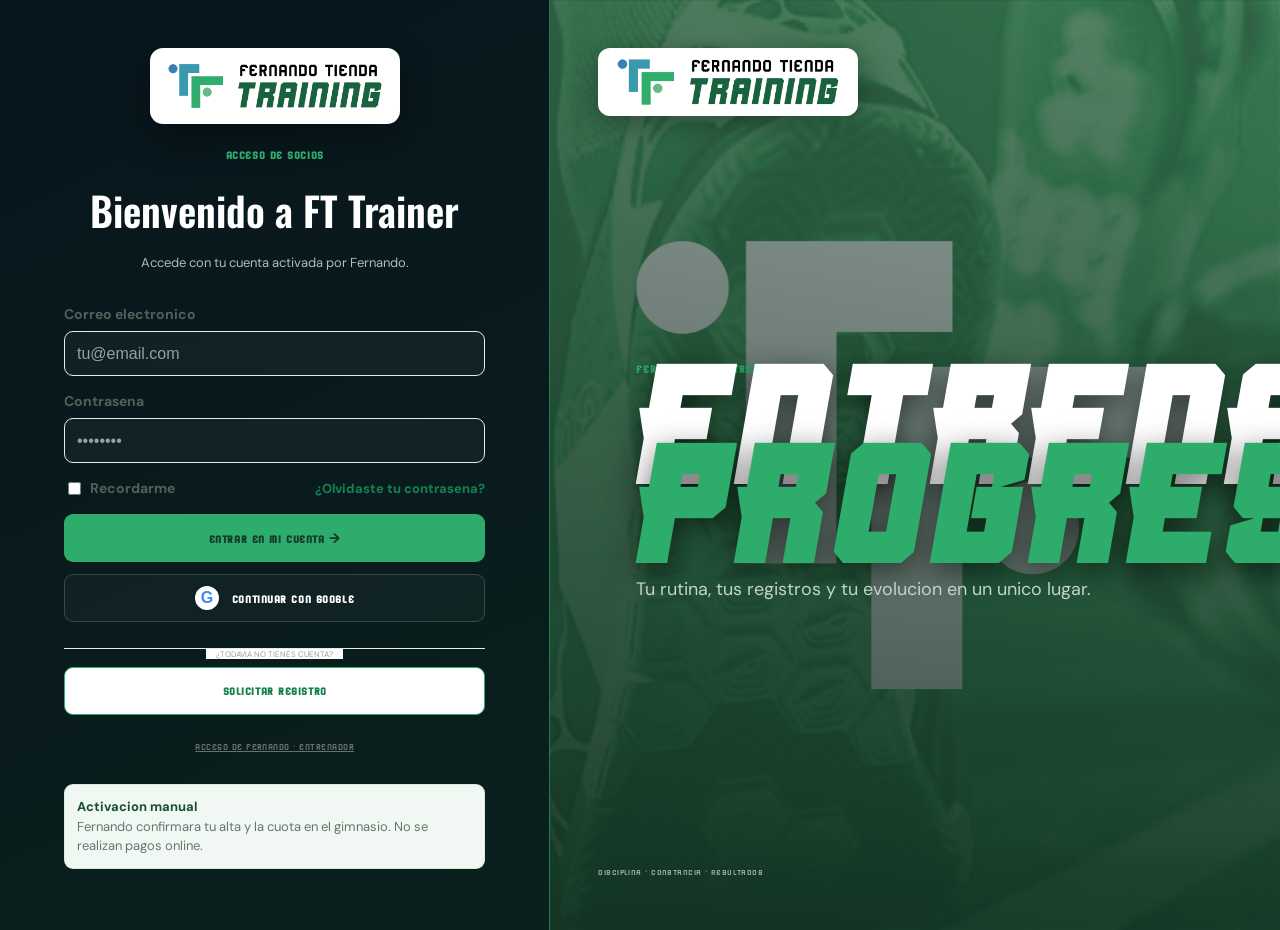
<file: index.html>
<!doctype html>
<html lang="es">
<head>
  <meta charset="UTF-8">
  <meta name="viewport" content="width=device-width,initial-scale=1">
  <title>FT Trainer · Acceso</title>
  <meta name="description" content="Rutinas, seguimiento y progreso con Fernando Tienda Training.">
  <meta name="theme-color" content="#0b3323">
  <meta name="mobile-web-app-capable" content="yes">
  <meta name="apple-mobile-web-app-capable" content="yes">
  <meta name="apple-mobile-web-app-status-bar-style" content="black-translucent">
  <meta name="apple-mobile-web-app-title" content="FT Trainer">
  <link rel="manifest" href="manifest.webmanifest?v=1">
  <link rel="canonical" href="https://gym-ft.com/">
  <meta property="og:type" content="website">
  <meta property="og:locale" content="es_ES">
  <meta property="og:site_name" content="FT Trainer">
  <meta property="og:title" content="FT Trainer · Fernando Tienda Training">
  <meta property="og:description" content="Tu entrenamiento. Tu progreso. Rutinas y seguimiento personalizado.">
  <meta property="og:url" content="http://gym-ft.com/">
  <meta property="og:image" content="https://raw.githubusercontent.com/grupo-dalia/ft-trainer-demo/main/assets/brand/ft-social-preview.png?v=2">
  <meta property="og:image:secure_url" content="https://raw.githubusercontent.com/grupo-dalia/ft-trainer-demo/main/assets/brand/ft-social-preview.png?v=2">
  <meta property="og:image:type" content="image/png">
  <meta property="og:image:width" content="1536">
  <meta property="og:image:height" content="864">
  <meta property="og:image:alt" content="FT Trainer · Tu entrenamiento. Tu progreso.">
  <meta name="twitter:card" content="summary_large_image">
  <meta name="twitter:title" content="FT Trainer · Fernando Tienda Training">
  <meta name="twitter:description" content="Tu entrenamiento. Tu progreso. Rutinas y seguimiento personalizado.">
  <meta name="twitter:image" content="https://raw.githubusercontent.com/grupo-dalia/ft-trainer-demo/main/assets/brand/ft-social-preview.png?v=2">
  <link rel="preconnect" href="https://fonts.googleapis.com">
  <link rel="preconnect" href="https://fonts.gstatic.com" crossorigin>
  <link href="https://fonts.googleapis.com/css2?family=DM+Sans:wght@400;500;600;700&family=Oswald:wght@500;600;700&display=swap" rel="stylesheet">
  <link rel="stylesheet" href="portal.css?v=10">
  <link rel="icon" type="image/png" href="assets/brand/ft-symbol-color.png">
  <link rel="apple-touch-icon" href="assets/pwa/ft-icon-192.png">
  <link rel="stylesheet" href="acceso.css?v=6">
  <link rel="stylesheet" href="responsive-home.css?v=2">
  <link rel="stylesheet" href="pwa.css?v=1">
</head>
<body class="access-page">
  <main class="access-wrap">
    <section class="access-hero">
      <div class="hero-shade"></div>
      <div class="hero-brand"><span class="ft-symbol"><i></i><b></b><em></em></span><span><strong>FT</strong><small>TRAINER</small></span></div>
      <div class="hero-copy"><span class="overline">FERNANDO TIENDA TRAINING</span><h1>Entrena.<br><mark>Progresa.</mark></h1><p>Tu rutina, tus registros y tu evolucion en un unico lugar.</p></div>
      <span class="hero-foot">DISCIPLINA · CONSTANCIA · RESULTADOS</span>
    </section>
    <section class="access-panel">
      <div class="access-content login-content">
        <p class="overline">ACCESO DE SOCIOS</p><h2>Bienvenido a FT Trainer</h2><p class="sub">Accede con tu cuenta activada por Fernando.</p>
        <form id="login-form" class="login-form">
          <label>Correo electronico<input type="email" autocomplete="email" placeholder="tu@email.com" required></label>
          <label>Contrasena<input type="password" autocomplete="current-password" placeholder="••••••••" required></label>
          <div class="login-row"><label class="remember"><input type="checkbox"> Recordarme</label><a href="#" id="recover">¿Olvidaste tu contrasena?</a></div>
          <button class="login-submit">Entrar en mi cuenta →</button>
        </form>
        <button class="google-login" id="google-login" type="button"><span>G</span> Continuar con Google</button>
        <div class="access-divider"><span>¿TODAVIA NO TIENES CUENTA?</span></div>
        <button class="request-access" id="request-access">Solicitar registro</button>
        <button class="coach-access" onclick="location.href='admin.html'">Acceso de Fernando · Entrenador</button>
        <p class="activation-note"><b>Activacion manual</b><br>Fernando confirmara tu alta y la cuota en el gimnasio. No se realizan pagos online.</p>
      </div>
    </section>
  </main>
  <div class="access-modal" id="access-modal">
    <form class="request-form" id="request-form">
      <button type="button" class="request-close">×</button><p class="overline">SOLICITUD DE ACCESO</p><h2>Unete a FT Trainer</h2>
      <p>Podras consultar tu perfil y progreso. Las rutinas se desbloquearan cuando Fernando active tu cuenta.</p>
      <div class="form-two"><label>Nombre<input name="first_name" required placeholder="Nombre"></label><label>Apellidos<input name="last_name" required placeholder="Apellidos"></label></div>
      <div class="form-two"><label>Telefono<input name="phone" type="tel" required placeholder="600 000 000"></label><label>DNI / NIE<input name="dni" required minlength="9" maxlength="12" placeholder="12345678Z"></label></div><label>Correo<input name="email" type="email" required placeholder="tu@email.com"></label>
      <div class="form-two"><label>Contrasena<input name="password" type="password" minlength="8" autocomplete="new-password" required></label><label>Repetir contrasena<input name="password_confirm" type="password" minlength="8" autocomplete="new-password" required></label></div>
      <label class="commitment"><input type="checkbox" required> Me comprometo a abonar la cuota en efectivo la proxima vez que vaya al gimnasio.</label>
      <p class="request-feedback" aria-live="polite"></p><button class="login-submit" type="submit">Crear cuenta y solicitar acceso</button>
    </form>
  </div>
  <script src="pwa.js?v=1"></script>
  <script src="acceso.js?v=15"></script>
</body>
</html>
</file>
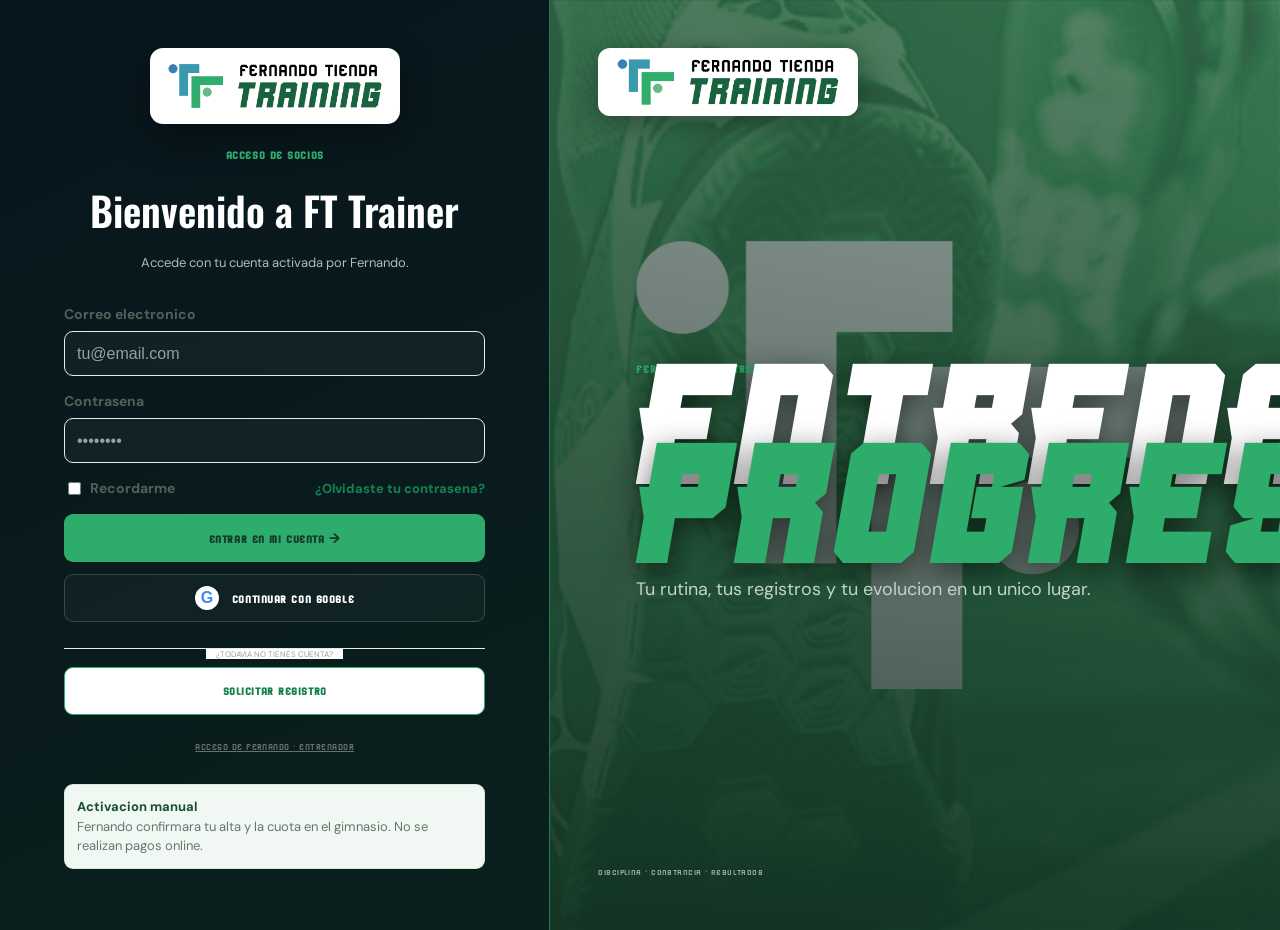
<file: admin.html>
<!doctype html>
<html lang="es" data-theme-scope="admin">
  <head>
    <meta charset="UTF-8" />
    <meta name="viewport" content="width=device-width, initial-scale=1.0" />
    <title>FT Trainer · Fernando Tienda Training</title>
    <link rel="preconnect" href="https://fonts.googleapis.com" />
    <link rel="preconnect" href="https://fonts.gstatic.com" crossorigin />
    <link
      href="https://fonts.googleapis.com/css2?family=DM+Sans:wght@400;500;600;700&family=Oswald:wght@500;600;700&display=swap"
      rel="stylesheet"
    />
    <link rel="stylesheet" href="styles.css?v=9" />
    <link rel="stylesheet" href="catalogo.css?v=5" />
    <link rel="stylesheet" href="media.css?v=2" />
    <link rel="stylesheet" href="admin-features.css?v=6" />
    <link rel="stylesheet" href="admin-live.css?v=3" />
    <link rel="stylesheet" href="ui-polish.css?v=10" />
    <link rel="stylesheet" href="routine-planner-v2.css?v=4" />
    <link rel="stylesheet" href="payments-manager.css?v=2" />
    <link rel="stylesheet" href="client-training-log.css?v=2" />
    <link rel="icon" type="image/png" href="assets/brand/ft-symbol-color.png" />
  <link rel="stylesheet" href="theme-toggle.css?v=10" />
    <script src="theme-toggle.js?v=4"></script>
  <link rel="stylesheet" href="exercise-progression.css?v=1" />
    <link rel="stylesheet" href="chat-and-comparison.css?v=11" />
  </head>
  <body>
    <div class="app-shell">
      <aside class="sidebar">
        <a class="brand" href="#" aria-label="FT Trainer">
          <span class="brand-mark"><i></i><b></b><em></em></span>
          <span><strong>FT</strong><small>ADMIN</small></span>
        </a>
        <nav id="nav">
          <button class="nav-item active" data-page="dashboard">
            <span data-icon="grid"></span>Inicio
          </button>
          <button class="nav-item" data-page="clients">
            <span data-icon="users"></span>Clientes
          </button>
          <button class="nav-item" data-page="routines">
            <span data-icon="dumbbell"></span>Rutinas
          </button>
          <button class="nav-item" data-page="exercises">
            <span data-icon="play"></span>Ejercicios
          </button>
          <button class="nav-item" data-page="progress">
            <span data-icon="chart"></span>Progreso
          </button>
          <button class="nav-item" data-page="payments">
            <span data-icon="card"></span>Pagos
          </button>
          <button type="button" class="chat-menu-button" data-chat-open><svg viewBox="0 0 24 24" fill="none" stroke="currentColor" stroke-width="1.7" aria-hidden="true"><path d="M4 4h16v13H9l-5 4V4Z"/><path d="M8 9h8M8 13h5"/></svg>Chat</button>
        </nav>
        <div class="ai-card">
          <span class="spark">✦</span>
          <strong>FT Coach IA</strong>
          <p>Tu asistente esta listo para crear una rutina.</p>
          <button id="open-ai">Crear rutina</button>
        </div>
        <button class="profile" onclick="location.href = 'index.html'">
          <span class="avatar">FT</span>
          <span><b>Fernando Tienda</b><small>Entrenador</small></span>
          <span class="dots">•••</span>
        </button>
      </aside>

      <main>
        <header>
          <button class="mobile-menu" id="mobile-menu">☰</button>
          <div>
            <p class="eyebrow" id="eyebrow"></p>
            <h1 id="page-title">Buenos dias, Fernando</h1>
          </div>
          <div class="header-actions"><button type="button" class="theme-toggle" data-theme-toggle aria-label="Cambiar modo claro u oscuro">☀</button>
            <label class="search"
              ><span data-icon="search"></span
              ><input id="search" placeholder="Buscar cliente..."
            /></label>
            <button class="icon-btn" aria-label="Notificaciones">
              <span data-icon="bell"></span><i></i>
            </button>
            <button class="primary" id="new-client">
              <b>＋</b> Nuevo cliente
            </button>
          </div>
        </header>

        <section id="content" class="content"></section>
      </main>
    </div>

    <div class="modal-backdrop" id="modal">
      <div class="modal">
        <button class="modal-close" id="close-modal">×</button>
        <span class="modal-icon">✦</span>
        <p class="eyebrow">FT COACH IA</p>
        <h2>Crear rutina inteligente</h2>
        <p class="muted">
          Selecciona un cliente y el objetivo. La IA adaptara volumen,
          intensidad y ejercicios a su historial.
        </p>
        <label
          >Cliente<select id="routine-client">
            <option value="">Selecciona un cliente activo</option>
          </select></label
        >
        <label
          >Objetivo<select>
            <option>Ganancia muscular</option>
            <option>Perdida de grasa</option>
            <option>Fuerza</option>
            <option>Movilidad</option>
          </select></label
        >
        <button class="primary full" id="generate">✦ Generar propuesta</button>
      </div>
    </div>
    <div id="toast" class="toast">Cliente anadido correctamente</div>
    <script src="vendor/xlsx.full.min.js"></script>
    <link rel="stylesheet" href="trainer-materials.css?v=2" />
    <link rel="stylesheet" href="trainer-materials-fix.css?v=1" />
    <script type="module" src="admin-bootstrap.js?v=90"></script>
    <link rel="stylesheet" href="client-import.css?v=2" />
    <link rel="stylesheet" href="client-import-sync.css?v=2" />
    <link rel="stylesheet" href="feature-updates.css?v=32" />
    <link rel="stylesheet" href="training-summary.css?v=1" />
  </body>
</html>
</file>
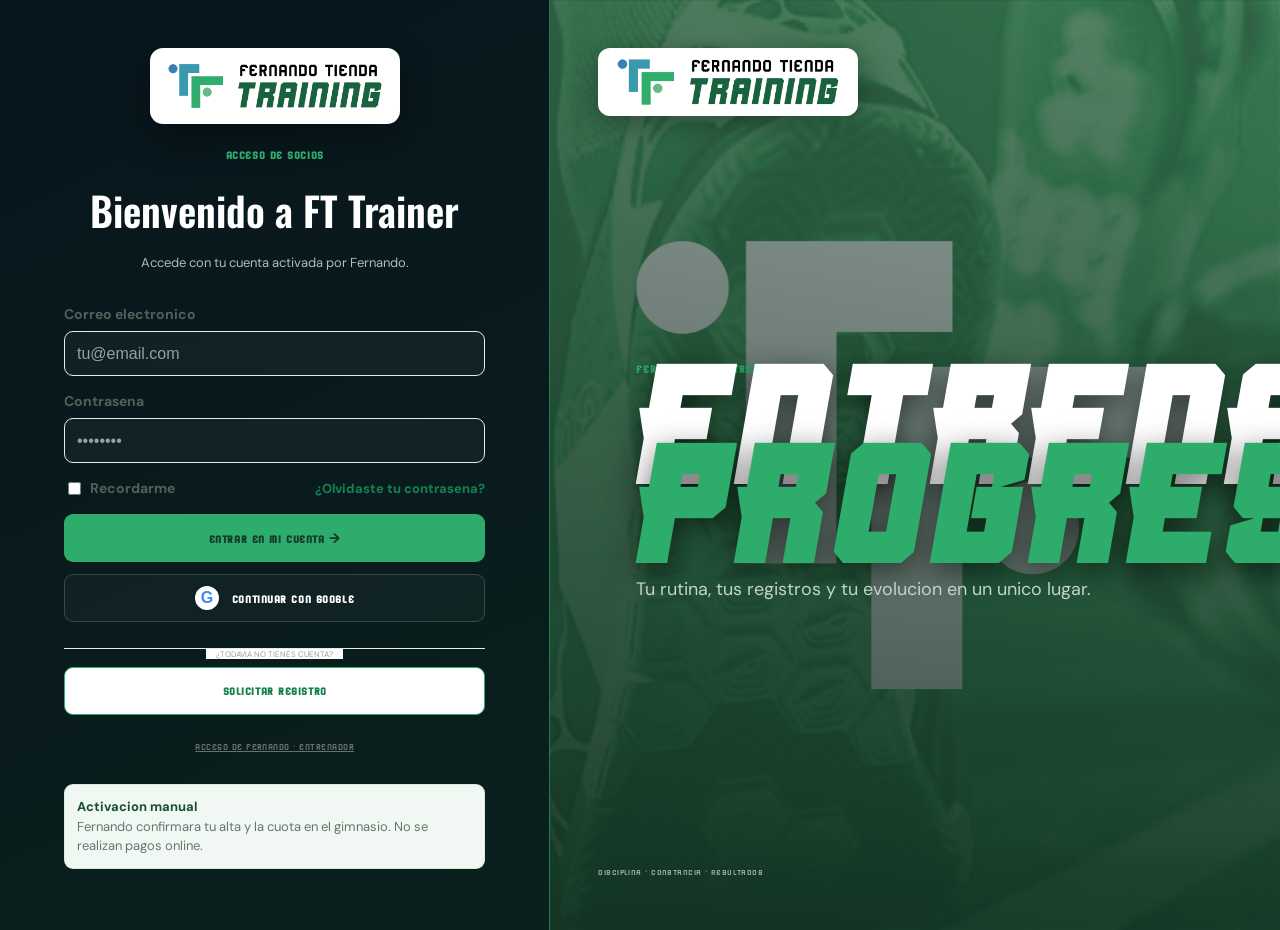
<file: cliente.html>
<!doctype html>
<html lang="es" data-theme-scope="client">
  <head>
    <meta charset="UTF-8" />
    <meta
      name="viewport"
      content="width=device-width,initial-scale=1,viewport-fit=cover"
    />
    <title>Mi entrenamiento · FT Trainer</title>
    <meta name="theme-color" content="#0c1012" />
    <meta name="mobile-web-app-capable" content="yes" />
    <meta name="apple-mobile-web-app-capable" content="yes" />
    <meta name="apple-mobile-web-app-status-bar-style" content="black-translucent" />
    <meta name="apple-mobile-web-app-title" content="FT Trainer" />
    <link rel="manifest" href="manifest.webmanifest?v=1" />
    <link rel="apple-touch-icon" href="assets/pwa/ft-icon-192.png" />
    <link rel="icon" type="image/png" href="assets/brand/ft-symbol-color.png" />
    <link rel="preconnect" href="https://fonts.googleapis.com" />
    <link rel="preconnect" href="https://fonts.gstatic.com" crossorigin />
    <link
      href="https://fonts.googleapis.com/css2?family=DM+Sans:wght@400;500;600;700&family=Oswald:wght@500;600;700&display=swap"
      rel="stylesheet"
    />
    <link rel="stylesheet" href="portal.css?v=10" />
    <link rel="stylesheet" href="progreso.css" />
    <link rel="stylesheet" href="cliente-media.css?v=4" />
    <link rel="stylesheet" href="historial.css?v=4" />
    <link rel="stylesheet" href="coach-engine.css?v=5" />
    <link rel="stylesheet" href="client-home.css?v=7" />
    <link rel="stylesheet" href="client-training-v2.css?v=7" />
    <link rel="stylesheet" href="client-hevy-ui.css?v=3" />
    <link rel="stylesheet" href="pwa.css?v=1" />
    <link rel="stylesheet" href="client-materials.css?v=1" />
    <link rel="stylesheet" href="client-hall-of-fame.css?v=1" />
    <link rel="stylesheet" href="pwa-safe-area.css?v=1" />
    <link rel="stylesheet" href="client-premium.css?v=20" />
    <link rel="stylesheet" href="gym-trainer-fix.css?v=7" />
  <link rel="stylesheet" href="theme-toggle.css?v=10" />
    <script src="theme-toggle.js?v=4"></script>
  <link rel="stylesheet" href="chat-and-comparison.css?v=11" />
  </head>
  <body class="client-body ft-client-home">
    <svg class="ft-icon-sprite" aria-hidden="true">
      <defs>
        <symbol id="ico-home" viewBox="0 0 24 24">
          <path
            d="M3 11.5 12 4l9 7.5v8a1 1 0 0 1-1 1h-5v-6H9v6H4a1 1 0 0 1-1-1z"
          />
        </symbol>
        <symbol id="ico-dumbbell" viewBox="0 0 24 24">
          <path d="M4 8v8M7 6v12M17 6v12M20 8v8M7 12h10" />
        </symbol>
        <symbol id="ico-clock" viewBox="0 0 24 24">
          <circle cx="12" cy="12" r="9" /><path d="M12 7v5l3 2" />
        </symbol>
        <symbol id="ico-chart" viewBox="0 0 24 24">
          <path d="M4 19V9M10 19V5M16 19v-7M22 19V3" />
        </symbol>
        <symbol id="ico-user" viewBox="0 0 24 24">
          <circle cx="12" cy="8" r="4" />
          <path d="M4 21c.6-5 3.3-7 8-7s7.4 2 8 7" />
        </symbol>
        <symbol id="ico-spark" viewBox="0 0 24 24">
          <path d="m12 2 1.8 6.2L20 10l-6.2 1.8L12 18l-1.8-6.2L4 10l6.2-1.8z" />
        </symbol>
        <symbol id="ico-calendar" viewBox="0 0 24 24">
          <rect x="3" y="5" width="18" height="16" rx="2" />
          <path d="M7 3v4M17 3v4M3 10h18M8 14h3M13 14h3M8 17h3" />
        </symbol>
        <symbol id="ico-bell" viewBox="0 0 24 24">
          <path d="M6 17h12l-1.5-2v-4.5a4.5 4.5 0 0 0-9 0V15zM10 20h4" />
        </symbol>
        <symbol id="ico-file" viewBox="0 0 24 24">
          <path d="M6 2h8l4 4v16H6zM14 2v5h5M9 12h6M9 16h6" />
        </symbol>
        <symbol id="ico-trophy" viewBox="0 0 24 24"><path d="M8 4h8v4c0 4-2 6-4 6s-4-2-4-6zM8 6H4v2c0 3 2 5 5 5M16 6h4v2c0 3-2 5-5 5M12 14v4M8 21h8M9 18h6"/></symbol>
        <symbol id="ico-logout" viewBox="0 0 24 24">
          <path d="M10 5H5v14h5M14 8l4 4-4 4M8 12h10" />
        </symbol>
      </defs>
    </svg>
    <svg class="ft-icon-sprite" aria-hidden="true">
      <defs>
        <symbol id="ico-play" viewBox="0 0 24 24">
          <circle cx="12" cy="12" r="9" />
          <path d="m10 8 6 4-6 4z" />
        </symbol>
      </defs>
    </svg>
    <div class="client-shell">
      <header class="ft-home-header">
        <a
          href="cliente.html"
          class="ft-home-brand"
          aria-label="Fernando Tienda Training, inicio"
        ></a>
        <div class="ft-home-user"><button type="button" class="theme-toggle" data-theme-toggle aria-label="Cambiar modo claro u oscuro">☀</button>
          <div><span>Hola,</span><b id="client-first-name">deportista</b></div>
          <button
            class="ft-notification"
            type="button"
            aria-label="Notificaciones"
            aria-expanded="false"
          >
            <svg><use href="#ico-bell" /></svg
            ><i aria-hidden="true"></i></button
          ><span class="ft-avatar" id="client-avatar">FT</span>
        </div>
      </header>

      <main class="ft-home-main">
        <section class="ft-training-hero">
          <div class="ft-training-copy">
            <span>FT TRAINER</span>
            <h1>Supera tu<br />ultima sesion.</h1>
            <p>Tus rutinas. Tus marcas. Tu siguiente paso.</p>
            <button type="button" id="start-training" data-workout-entry="hub">
              Ir a entrenar <b>↗</b>
            </button>
          </div>
        </section>

        <button class="ft-next-session" type="button" id="next-session-card">
          <span class="ft-next-icon"
            ><svg><use href="#ico-calendar" /></svg></span
          ><span
            ><small>PROXIMA SESION</small
            ><b id="next-session-title">Tu entrenamiento esta preparado</b
            ><em id="next-session-detail"
              >Abre tu rutina para consultar los ejercicios</em
            ></span
          ><strong>›</strong>
        </button>

        <section class="ft-section ft-quick-section">
          <h2>Accesos rapidos</h2>
          <div class="ft-quick-grid material-enabled">
            <button type="button" data-home-action="routine" data-workout-entry="hub">
              <i
                ><svg><use href="#ico-dumbbell" /></svg></i
              ><b>Rutinas</b>
            </button>
            <button type="button" data-home-action="coach">
              <i
                ><svg><use href="#ico-spark" /></svg></i
              ><b>FT Coach</b>
            </button>
            <button type="button" data-home-action="progress">
              <i
                ><svg><use href="#ico-chart" /></svg></i
              ><b>Progreso</b>
            </button>
            <button type="button" data-home-action="profile">
              <i
                ><svg><use href="#ico-user" /></svg></i
              ><b>Mi perfil</b>
            </button>
            <button type="button" data-home-action="materials">
              <i><svg><use href="#ico-file" /></svg></i><b>Materiales</b>
            </button>
            <button type="button" data-home-action="hall-of-fame">
              <i><svg><use href="#ico-trophy" /></svg></i><b>Hall of Fame</b>
            </button>
          </div>
        </section>

        <section class="ft-week-goal">
          <div>
            <span>OBJETIVO SEMANAL</span>
            <p>
              <b id="week-completed">0</b> de
              <strong id="week-target">0</strong> sesiones completadas
            </p>
            <div class="ft-goal-bar"><i id="home-week-bar"></i></div>
            <small id="week-message"
              >Tu actividad aparecera cuando completes entrenamientos.</small
            >
          </div>
          <div class="ft-goal-ring" style="--progress: 0">
            <b id="week-percent">0%</b><small>COMPLETADO</small>
          </div>
        </section>

        <section class="ft-section ft-program-section">
          <div class="ft-section-title">
            <div>
              <h2>Tu espacio de entrenamiento</h2>
              <p>
                Accede a tu rutina, crea una programacion o revisa tu evolucion.
              </p>
            </div>
            <button type="button" data-home-action="routine">
              Abrir mi rutina ›
            </button>
          </div>
          <div class="ft-program-grid">
            <button
              type="button"
              class="ft-program-card training"
              data-home-action="routine"
            >
              <span
                ><b>Mi rutina</b><small>Plan asignado por Fernando</small></span
              ><i>›</i>
            </button>
            <button
              type="button"
              class="ft-program-card gym"
              data-home-action="progress"
            >
              <span><b>Mi progreso</b><small>Resultados y medidas</small></span
              ><i>›</i>
            </button>
            <button
              type="button"
              class="ft-program-card coach"
              data-home-action="coach"
            >
              <span><b>FT Coach</b><small>Programacion adaptativa</small></span
              ><i>›</i>
            </button>
          </div>
        </section>

        <section class="ft-coach-tip">
          <span class="ft-tip-symbol"
            ><img src="assets/brand/ft-symbol-color.png" alt=""
          /></span>
          <div>
            <small>ENTRENA CON FERNANDO TIENDA</small>
            <h2>Consejo del dia</h2>
            <p>
              La constancia es mas importante que la intensidad. Pequenos pasos,
              grandes resultados.
            </p>
          </div>
          <img
            src="assets/brand/ft-symbol-color.png"
            alt=""
            class="ft-tip-watermark"
          />
        </section>

        <section class="client-grid ft-session-area" id="routine-session">
          <article class="workout-card">
            <div class="workout-cover">
              <span>ENTRENAMIENTO ACTUAL</span><i>REGISTRA TUS SERIES</i>
              <h3>Mi rutina<br /><mark>FT Trainer</mark></h3>
            </div>
            <div class="workout-content">
              <div class="workout-top">
                <div>
                  <p>PROGRESO DE LA SESION</p>
                  <b><span id="done-count">0</span> de 0 completados</b>
                </div>
                <span id="percent">0%</span>
              </div>
              <div class="session-bar">
                <i id="session-progress" style="width: 0"></i>
              </div>
              <div id="exercise-list"></div>
            </div>
          </article>
          <aside>
            <article class="client-card coach-note">
              <span class="coach-avatar">FT</span>
              <div>
                <p>NOTA DE FERNANDO</p>
                <b
                  >Entrena con control y registra cada serie para ajustar tu
                  progresion.</b
                >
              </div>
            </article>
            <article class="client-card progress-mini">
              <div class="card-title">
                <div>
                  <p>TU PROGRESO</p>
                  <h3>Seguimiento</h3>
                </div>
                <a href="#">Ver todo →</a>
              </div>
              <div class="progress-stats">
                <div><span>⚖</span><b>— kg</b><small>Ultimo peso</small></div>
                <div><span>◒</span><b>—%</b><small>Grasa corporal</small></div>
                <div><span>✓</span><b>0 / 0</b><small>Sesiones</small></div>
              </div>
            </article>
            <article class="client-card next-session">
              <p>PROXIMA SESION</p>
              <div>
                <span>FT<small>→</small></span>
                <div>
                  <b>Consulta tu planificacion</b
                  ><small>Rutina asignada por Fernando</small>
                </div>
                <i>→</i>
              </div>
            </article>
          </aside>
        </section>
      </main>

      <footer class="ft-app-credit">
        <span>FT Trainer · Fernando Tienda Training</span>
        <a
          href="https://www.instagram.com/andrescuberomoreno/"
          target="_blank"
          rel="noopener noreferrer"
          >Diseno y desarrollo · @andrescuberomoreno</a
        >
      </footer>

      <nav class="mobile-nav ft-bottom-nav" aria-label="Navegacion principal">
        <button class="active" type="button" data-client-nav="home">
          <svg><use href="#ico-home" /></svg><small>Inicio</small></button
        ><button type="button" data-client-nav="routine">
          <svg><use href="#ico-dumbbell" /></svg><small>Entrenar</small></button
        ><button type="button" data-client-nav="progress">
          <svg><use href="#ico-chart" /></svg><small>Progreso</small></button
        ><button type="button" data-client-nav="profile">
          <svg><use href="#ico-user" /></svg><small>Perfil</small>
        </button><button type="button" data-client-nav="materials">
          <svg><use href="#ico-file" /></svg><small>PDF</small>
        </button>
        <button type="button" data-client-nav="chat" data-chat-open><svg viewBox="0 0 24 24" fill="none" stroke="currentColor" stroke-width="1.7" aria-hidden="true"><path d="M4 4h16v13H9l-5 4V4Z"/><path d="M8 9h8M8 13h5"/></svg><small>Chat</small></button>
      </nav>
    </div>

    <div class="set-sheet" id="set-sheet">
      <div class="sheet-inner">
        <button class="sheet-close" id="sheet-close">×</button
        ><span class="week-pill">REGISTRAR EJERCICIO</span>
        <h2 id="sheet-title">Ejercicio</h2>
        <p>Introduce las repeticiones y el peso de cada serie.</p>
        <div class="sets">
          <div><b>SERIE</b><b>REPS</b><b>PESO</b></div>
          <label
            ><span>1</span><input value="10" inputmode="numeric" /><span
              ><input value="0" inputmode="decimal" /> kg</span
            ></label
          ><label
            ><span>2</span><input value="10" inputmode="numeric" /><span
              ><input value="0" inputmode="decimal" /> kg</span
            ></label
          ><label
            ><span>3</span><input value="10" inputmode="numeric" /><span
              ><input value="0" inputmode="decimal" /> kg</span
            ></label
          >
        </div>
      </div>
    </div>
    <div class="client-toast" id="client-toast">Ejercicio guardado</div>
    <script src="pwa.js?v=3"></script>
    <script src="cliente.js?v=65"></script>
    <script src="coach-engine.js?v=7"></script>
  </body>
</html>
</file>
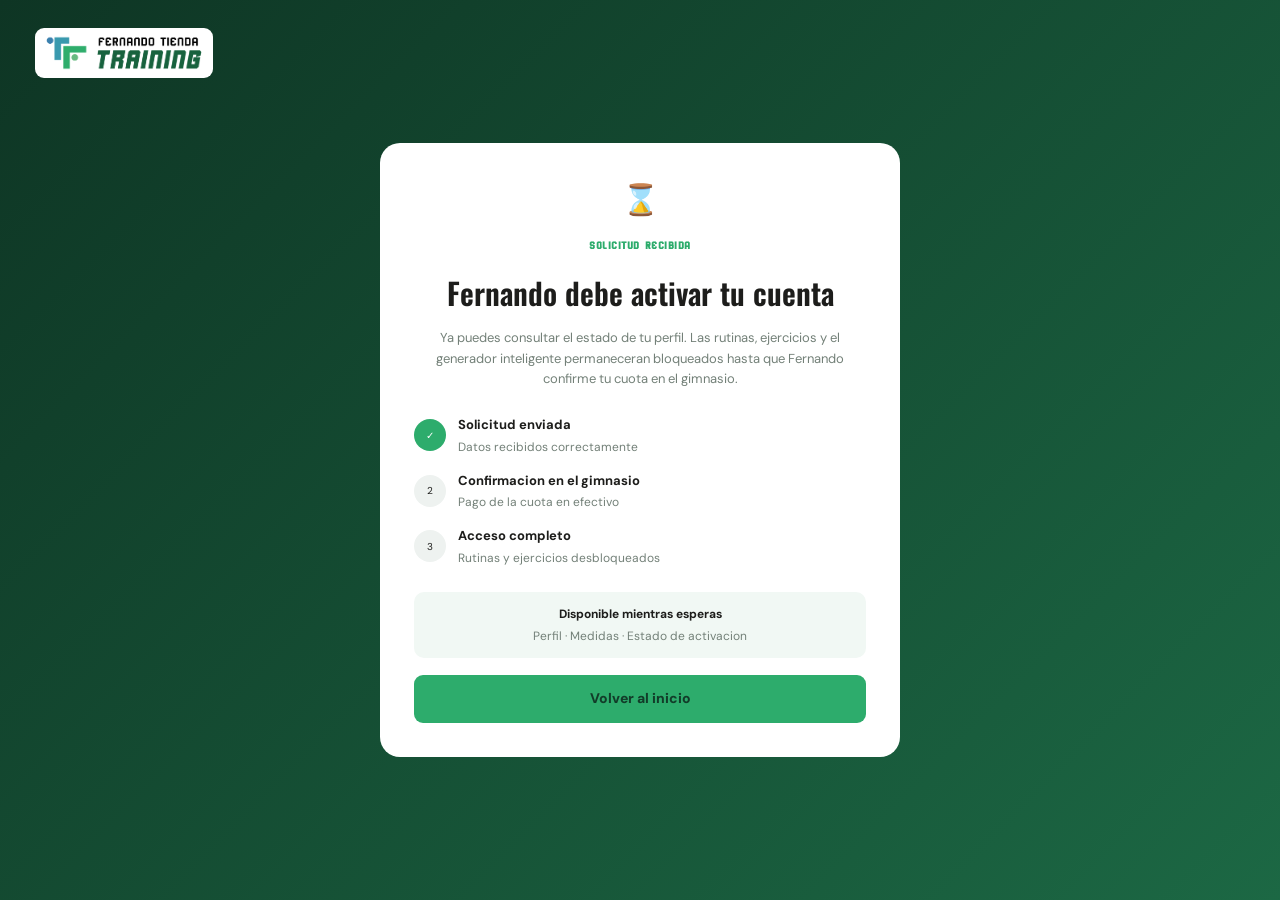
<file: pendiente.html>
<!doctype html><html lang="es"><head><meta charset="UTF-8"><meta name="viewport" content="width=device-width,initial-scale=1"><title>Cuenta pendiente · FT Trainer</title><link rel="icon" type="image/png" href="assets/brand/ft-symbol-color.png"><link href="https://fonts.googleapis.com/css2?family=DM+Sans:wght@400;600;700&family=Oswald:wght@600&display=swap" rel="stylesheet"><link rel="stylesheet" href="portal.css?v=10"><link rel="stylesheet" href="acceso.css"></head><body class="client-body"><main class="pending-page"><a class="mini-brand" href="index.html"><span class="ft-symbol"><i></i><b></b><em></em></span><span><strong>FT</strong><small>TRAINER</small></span></a><section class="pending-card"><span class="pending-icon">⌛</span><p class="overline">SOLICITUD RECIBIDA</p><h1>Fernando debe activar tu cuenta</h1><p>Ya puedes consultar el estado de tu perfil. Las rutinas, ejercicios y el generador inteligente permaneceran bloqueados hasta que Fernando confirme tu cuota en el gimnasio.</p><div class="pending-steps"><div class="done"><i>✓</i><span><b>Solicitud enviada</b><small>Datos recibidos correctamente</small></span></div><div><i>2</i><span><b>Confirmacion en el gimnasio</b><small>Pago de la cuota en efectivo</small></span></div><div><i>3</i><span><b>Acceso completo</b><small>Rutinas y ejercicios desbloqueados</small></span></div></div><div class="limited"><b>Disponible mientras esperas</b><span>Perfil · Medidas · Estado de activacion</span></div><a class="login-submit pending-back" href="index.html">Volver al inicio</a></section></main><style>.pending-page{min-height:100vh;background:linear-gradient(135deg,#0e3524,#1c6844);padding:30px;display:grid;place-items:center}.pending-page>.mini-brand{position:absolute;left:35px;top:28px;color:white}.pending-card{background:white;border-radius:20px;padding:34px;width:min(520px,100%);text-align:center}.pending-icon{font-size:30px}.pending-card h1{font:600 30px 'Oswald';margin:8px}.pending-card>p:not(.overline){color:var(--muted);font-size:11px;line-height:1.6}.pending-steps{text-align:left;margin:25px 0;display:grid;gap:15px}.pending-steps>div{display:flex;align-items:center;gap:12px}.pending-steps i{width:32px;height:32px;border-radius:50%;background:#eef2f0;display:grid;place-items:center;font-style:normal;font-size:10px}.pending-steps .done i{background:var(--g);color:white}.pending-steps b,.pending-steps small{display:block;font-size:10px}.pending-steps small{color:var(--muted);margin-top:3px}.limited{background:#f1f8f4;border-radius:10px;padding:13px}.limited b,.limited span{display:block;font-size:9px}.limited span{color:var(--muted);margin-top:4px}.pending-back{display:grid;place-items:center;margin-top:17px;color:#123c29}</style></body></html>
</file>
<file: portal.css>
@import url('portal-base.css?v=1');
@import url('brand-theme.css?v=4');
@import url('ui-polish.css?v=5');
@import url('visual-refresh.css?v=1');
</file>
<file: acceso.css>
.login-content{max-width:440px}.login-form{display:grid;gap:15px}.login-form label,.request-form label{font-size:10px;font-weight:700;color:#516158}.login-form input:not([type=checkbox]),.request-form input:not([type=checkbox]){display:block;width:100%;height:45px;border:1px solid var(--line);border-radius:9px;margin-top:6px;padding:0 12px;outline:0}.login-form input:focus,.request-form input:focus{border-color:var(--g)}.login-row{display:flex;justify-content:space-between;align-items:center;font-size:9px}.remember{display:flex;align-items:center;gap:6px}.login-row a{color:#138452;font-weight:700}.login-submit{height:46px;border:0;border-radius:9px;background:var(--g);color:#123c29;font-weight:800;cursor:pointer}.access-divider{text-align:center;border-top:1px solid var(--line);margin:26px 0 18px;height:1px}.access-divider span{position:relative;top:-7px;background:white;padding:0 10px;color:#96a199;font-size:8px}.request-access{height:44px;width:100%;border:1px solid var(--g);background:white;color:#168150;border-radius:9px;font-weight:700}.coach-access{display:block;margin:13px auto 0;border:0;background:none;color:#65736b;font-size:9px;text-decoration:underline}.activation-note{background:#f1f8f4;border-radius:9px;padding:12px;color:#66766d;font-size:9px;line-height:1.5;margin-top:20px}.activation-note b{color:#174d34}.access-modal{display:none;position:fixed;inset:0;background:#092519bb;z-index:30;place-items:center;padding:18px;backdrop-filter:blur(4px)}.access-modal.open{display:grid}.request-form{width:min(480px,100%);background:white;border-radius:18px;padding:28px;position:relative;display:grid;gap:14px}.request-form h2{font:600 26px 'Oswald';margin:0}.request-form>p:not(.overline){font-size:10px;color:var(--muted);line-height:1.5;margin:0}.request-close{position:absolute;right:17px;top:13px;border:0;background:none;font-size:25px}.form-two{display:grid;grid-template-columns:1fr 1fr;gap:10px}.commitment{display:flex;align-items:flex-start;gap:8px;line-height:1.5}@media(max-width:520px){.form-two{grid-template-columns:1fr}.access-panel{padding-top:25px}.access-hero{min-height:215px}.hero-copy{margin-top:30px}.hero-copy h1{font-size:35px}}
</file>
<file: responsive-home.css>
@media (max-width: 900px) {
  html, body { width: 100%; overflow-x: hidden; }
  .access-wrap { display: block; width: 100%; min-height: 100svh; }
  .access-hero { display: none; }
  .access-panel { width: 100%; min-height: 100svh; padding: 34px 20px 44px; place-items: center; }
  .hero-copy { margin-top: 34px; }
  .access-content.login-content { width: min(440px, 100%); margin: auto; }
  .activation-note { margin-bottom: 0; }
}

@media (max-width: 520px) {
  .access-panel { padding: 28px 18px 36px; place-items: start center; }
  .access-content h2 { font-size: clamp(30px, 10vw, 38px); }
  .sub { margin-bottom: 26px; }
  .login-row { gap: 12px; }
  .login-row a { text-align: right; }
  .login-submit, .request-access { min-height: 48px; }
}
</file>
<file: pwa.css>
.pwa-install-button{min-height:38px;display:inline-flex;align-items:center;gap:7px;border:1px solid #cce4d7;border-radius:999px;background:#edf9f3;color:#126d45;padding:0 13px;font:700 12px "DM Sans",sans-serif;white-space:nowrap}.pwa-install-button[hidden]{display:none!important}.pwa-install-button svg{width:18px;height:18px;fill:none;stroke:currentColor;stroke-width:1.8;stroke-linecap:round;stroke-linejoin:round}.is-pwa .pwa-install-button{display:none!important}.access-page>.pwa-install-button{position:fixed;right:18px;bottom:18px;z-index:20;min-width:132px;justify-content:center;box-shadow:0 12px 28px #092b1d35}@media(max-width:600px){.pwa-install-button{width:40px;height:40px;min-height:40px;padding:0;justify-content:center}.pwa-install-button span{display:none}.pwa-install-button svg{width:20px;height:20px}.access-page>.pwa-install-button{min-width:48px;width:48px;height:48px}}@media(display-mode:standalone){body{padding-top:env(safe-area-inset-top)}.ft-bottom-nav{padding-bottom:env(safe-area-inset-bottom)!important}}
</file>
<file: styles.css>
@import url('styles-base.css?v=2');
@import url('brand-theme.css?v=4');
@import url('ui-polish.css?v=5');
</file>
<file: catalogo.css>
.catalog-tools{display:grid;grid-template-columns:1fr 180px 180px;gap:10px;margin-bottom:18px}.catalog-search{height:44px;border:1px solid var(--line);background:white;border-radius:10px;display:flex;align-items:center;padding:0 13px;color:var(--muted)}.catalog-search svg{width:18px;margin-right:9px}.catalog-search input{border:0;outline:0;width:100%;font-size:11px}.catalog-tools select{border:1px solid var(--line);border-radius:10px;padding:0 10px;background:white;color:var(--ink);font-size:11px}.dataset-credit{font-size:9px;background:var(--green-soft);color:var(--green-dark);padding:7px 10px;border-radius:20px}.catalog-count{font-size:10px;color:var(--muted);margin-bottom:12px}.catalog-results .exercise-grid{grid-template-columns:repeat(4,1fr)}.catalog-exercise{cursor:pointer;transition:.2s}.catalog-exercise:hover{transform:translateY(-3px);box-shadow:0 12px 24px #183b2a14}.catalog-exercise .exercise-visual{height:105px;filter:none;display:flex;flex-direction:column}.catalog-exercise .exercise-visual:after{display:none}.catalog-exercise .exercise-visual span{font-size:8px;letter-spacing:1px;color:#aee1c6}.catalog-exercise .exercise-visual b{font:700 28px 'Oswald';margin-top:5px}.catalog-exercise .exercise-info h3{min-height:38px;margin-top:9px}.muscle-1{background:linear-gradient(135deg,#253d57,#567da2)}.muscle-2{background:linear-gradient(135deg,#513a31,#9a6e54)}.muscle-3{background:linear-gradient(135deg,#40365b,#7967a4)}.muscle-4{background:linear-gradient(135deg,#28504f,#57a09a)}.media-notice{font-size:9px;color:var(--muted);text-align:center;margin-top:20px}.exercise-detail{display:none;position:fixed;inset:0;background:#0d281caa;z-index:80;place-items:center;padding:20px;backdrop-filter:blur(4px)}.exercise-detail.open{display:grid}.exercise-detail>div{background:white;border-radius:18px;padding:28px;width:min(560px,100%);max-height:85vh;overflow:auto;position:relative}.detail-close{position:absolute;right:18px;top:15px;border:0;background:none;font-size:25px}.exercise-detail h2{font:600 26px 'Oswald';margin:15px 0 4px}.exercise-detail h4{font:600 14px 'Oswald';margin:20px 0 10px}.exercise-detail ol{list-style:none;padding:0;display:grid;gap:10px}.exercise-detail li{display:flex;gap:10px;font-size:11px;line-height:1.5}.exercise-detail li span{flex:none;width:24px;height:24px;border-radius:7px;background:var(--green-soft);color:var(--green-dark);display:grid;place-items:center;font-weight:700}@media(max-width:1050px){.catalog-results .exercise-grid{grid-template-columns:repeat(3,1fr)}}@media(max-width:760px){.catalog-tools{grid-template-columns:1fr 1fr}.catalog-search{grid-column:1/-1}.catalog-results .exercise-grid{grid-template-columns:repeat(2,1fr)}}@media(max-width:430px){.catalog-results .exercise-grid{grid-template-columns:1fr}}

.catalog-pagination{display:flex;align-items:center;justify-content:space-between;gap:12px;margin:16px 0}.catalog-pagination button{padding:10px 14px;border:1px solid #c9d7cf;border-radius:9px;background:white;color:#164e37;font-weight:700;cursor:pointer}.catalog-pagination button:disabled{opacity:.4;cursor:default}.folder-public-control{display:flex;align-items:center;gap:7px;font-size:12px}.folder-public-control input{width:18px;height:18px}

#custom-exercise-form{max-height:calc(100dvh - 24px);overflow:auto;box-sizing:border-box}#custom-exercise-form input,#custom-exercise-form select,#custom-exercise-form textarea{min-width:0;max-width:100%;box-sizing:border-box}.edit-own-exercise{margin:10px 0;min-height:44px}@media(max-width:600px){#custom-exercise-form{width:calc(100% - 20px);padding:20px}#custom-exercise-form .admin-fields{grid-template-columns:1fr}#custom-exercise-form input,#custom-exercise-form select,#custom-exercise-form textarea{font-size:16px}}

.catalog-exercise .exercise-visual{position:relative;overflow:hidden}.catalog-exercise .exercise-visual .catalog-video-play{position:absolute;left:50%;top:50%;transform:translate(-50%,-50%);display:grid;place-items:center;width:48px;height:48px;border-radius:50%;background:#123d2de6;color:white;font-size:20px;letter-spacing:0;pointer-events:none}.catalog-exercise .exercise-visual .catalog-video-frame,.catalog-exercise .exercise-visual video{width:100%;height:100%;border:0;object-fit:cover;pointer-events:none}
</file>
<file: media.css>
.catalog-exercise .exercise-visual{height:145px;filter:none;display:block;background:#eef3f0}.catalog-exercise .exercise-visual:after{display:none}.catalog-exercise .exercise-visual img{width:100%;height:100%;object-fit:cover;display:block}.catalog-exercise .exercise-visual span{position:absolute;left:9px;top:9px;font-size:8px;letter-spacing:1px;color:white;background:#123c29cc;padding:5px 8px;border-radius:15px}.exercise-detail>div{width:min(900px,100%)}.detail-layout{display:grid;grid-template-columns:280px 1fr;gap:28px}.detail-media img{width:100%;aspect-ratio:1;object-fit:cover;border-radius:14px;background:#eef3f0}.detail-media small{display:block;color:var(--muted);font-size:8px;text-align:center;margin-top:7px}@media(max-width:650px){.detail-layout{grid-template-columns:1fr}.detail-media{max-width:280px;margin:auto}.exercise-detail>div{padding:22px}}
</file>
<file: admin-features.css>
.admin-form-overlay{display:none;position:fixed;inset:0;background:#0b281baa;z-index:100;place-items:center;padding:18px;backdrop-filter:blur(4px)}.admin-form-overlay.open{display:grid}.admin-form{width:min(760px,100%);max-height:92vh;overflow:auto;background:white;border-radius:18px;padding:28px;position:relative}.admin-form h2{font:600 26px 'Oswald';margin:6px 0}.admin-form>p{font-size:10px;color:var(--muted)}.admin-form-close{position:absolute;right:19px;top:14px;border:0;background:none;font-size:25px}.admin-fields{display:grid;grid-template-columns:1fr 1fr;gap:14px;margin-top:20px}.admin-fields label{font-size:9px;font-weight:700;color:#58675f}.admin-fields input,.admin-fields select,.admin-fields textarea{display:block;width:100%;margin-top:6px;border:1px solid var(--line);border-radius:9px;padding:10px;background:white}.admin-fields input,.admin-fields select{height:42px}.admin-fields textarea{height:80px;resize:vertical}.admin-fields .wide{grid-column:1/-1}.media-choice{display:flex;gap:8px;margin-top:6px}.media-choice label{flex:1;border:1px solid var(--line);padding:11px;border-radius:9px}.youtube-help{background:#fff8e9;color:#7c673e;padding:10px;border-radius:8px;font-size:9px;line-height:1.5}.custom-preview{height:150px;background:#eef3f0;border-radius:10px;display:grid;place-items:center;color:#839087;font-size:10px}.cash-badge{background:#eef8f3;color:#188252;padding:5px 8px;border-radius:15px;font-size:8px;font-weight:700}.activation-btn{border:0;border-radius:7px;padding:7px 10px;background:var(--green);font-size:8px;font-weight:700}.activation-btn.off{background:#edf1ef;color:#718078}.activation-btn.danger{background:#ffe3df;color:#b3261e}.ai-result{background:#eef8f3;border:1px solid #d3eddf;border-radius:12px;padding:15px;margin-top:17px}.ai-result h3{font:600 17px 'Oswald';margin:0 0 8px}.ai-result p{font-size:9px;color:#617169;line-height:1.5}.ai-exercises{display:grid;gap:6px}.ai-exercises span{display:flex;justify-content:space-between;background:white;border-radius:7px;padding:8px;font-size:9px}.engine-note{font-size:8px;color:#74837b;margin-top:9px}@media(max-width:600px){.admin-fields{grid-template-columns:1fr}.admin-fields .wide{grid-column:auto}.admin-form{padding:22px}.media-choice{display:grid}}
</file>
<file: admin-live.css>
.form-feedback {
  min-height: 18px;
  margin: 10px 0 !important;
  color: #a23b2d !important;
  font-size: 10px !important;
}
.access-request-card{margin-bottom:20px;padding:0;overflow:hidden}.access-request-card>summary{display:flex;align-items:center;justify-content:space-between;gap:18px;padding:20px 22px;cursor:pointer;list-style:none}.access-request-card>summary::-webkit-details-marker{display:none}.access-request-card>summary h2{margin:3px 0;font:600 21px 'Oswald'}.access-request-card>summary small{color:var(--muted);font-size:12px}.request-summary-actions{display:flex;align-items:center;gap:12px}.request-summary-actions i{font-style:normal;font-size:22px;transition:transform .2s}.access-request-card[open] .request-summary-actions i{transform:rotate(180deg)}.request-tools{padding:14px 22px;border-top:1px solid var(--line);background:#f8fbf9}.request-tools label{height:44px;display:flex;align-items:center;gap:10px;padding:0 13px;border:1px solid var(--line);border-radius:11px;background:#fff}.request-tools svg{width:18px;height:18px}.request-tools input{width:100%;border:0;outline:0;font:inherit;background:transparent}.access-request-card #access-request-list{max-height:520px;overflow:auto;padding:0 22px 14px}.request-row{display:flex;align-items:center;justify-content:space-between;gap:18px;padding:15px 0;border-top:1px solid var(--line)}.request-row b,.request-row small,.request-row em,.request-row strong{display:block}.request-row>div>b{font-size:14px}.request-row small{font-size:12px;color:var(--muted);margin-top:3px}.request-row em{font-style:normal;font-size:11px;margin-top:6px}.request-match{color:#168252}.request-match b{display:inline}.request-no-match{color:#a23b2d}.request-row strong{font-size:11px;color:#a06a22;margin-top:4px}.request-row .activation-btn:disabled{background:#e8ecea;color:#829087;box-shadow:none;cursor:not-allowed}.request-empty{margin:14px 0;padding:18px;background:var(--soft);border-radius:10px;color:var(--muted);font-size:13px}@media(max-width:600px){.access-request-card>summary{padding:16px}.access-request-card>summary small{display:none}.request-tools{padding:12px 16px}.access-request-card #access-request-list{padding:0 16px 12px;max-height:60vh}.request-row{align-items:flex-start;flex-direction:column}.request-row .activation-btn{width:100%;min-height:44px}}

.admin-form .full {
  width: 100%;
  min-height: 46px;
}

.admin-form button:disabled {
  opacity: .65;
  cursor: wait;
}

@media (max-width: 600px) {
  .admin-form-overlay {
    align-items: end;
    padding: 0;
  }

  .admin-form {
    width: 100%;
    max-height: 94svh;
    border-radius: 20px 20px 0 0;
    padding: 24px 20px calc(24px + env(safe-area-inset-bottom));
  }
}
</file>
<file: ui-polish.css>
/* Escala legible y controles cómodos en escritorio, tablet y móvil. */
html{font-size:16px;-webkit-text-size-adjust:100%}body{font-size:14px;line-height:1.5}
button,a,input,select,textarea{touch-action:manipulation}button{min-height:44px}input,select,textarea{font-size:16px}
.nav-item{min-height:50px;font-size:13px}.nav-item small{font-size:11px}.brand small{font-size:10px}.profile b{font-size:13px}.profile small{font-size:11px}
.eyebrow{font-size:11px}.search input{font-size:14px}.primary{min-height:44px;font-size:13px}.stat-card p{font-size:12px}.stat-card .trend{font-size:11px}
.section-head h2{font-size:20px}.section-head a{font-size:12px}.session-info b{font-size:13px}.session-info span{font-size:12px}.tag,.pill{font-size:11px}
.goal-row{font-size:12px}.day{font-size:11px}.table th{font-size:11px}.table td{font-size:13px;line-height:1.45}.client-cell small{font-size:12px}.muted{font-size:13px}
.routine footer{font-size:12px}.exercise-info h3{font-size:17px}.cash-badge,.activation-btn{font-size:11px}.activation-btn{min-height:38px;padding:8px 12px}
.admin-form>p,.youtube-help,.ai-result p,.ai-exercises span{font-size:12px}.admin-fields label{font-size:13px}.admin-fields input,.admin-fields select{height:48px}
.custom-preview{font-size:12px}.engine-note{font-size:11px}
.login-form label,.request-form label{font-size:13px}.login-form input:not([type=checkbox]),.request-form input:not([type=checkbox]){height:50px}
.login-row{font-size:12px;gap:14px}.login-submit,.request-access{min-height:48px;font-size:13px}.access-divider span{font-size:10px}.coach-access{font-size:11px;min-height:36px}
.activation-note{font-size:12px}.request-form>p:not(.overline){font-size:13px}
.hero-brand small,.mini-brand small{font-size:10px}.overline{font-size:11px}.client-greeting p{font-size:10px}.user-chip{font-size:13px}.week-pill{font-size:10px}.welcome p{font-size:13px}
.week-score small{font-size:10px}.workout-cover>span,.workout-cover>i{font-size:11px}.workout-top p,.client-card p{font-size:11px}.workout-top b{font-size:13px}
.exercise-row{min-height:72px}.exercise-num{font-size:12px}.exercise-row b{font-size:14px}.exercise-row small{font-size:12px}.exercise-row>div em{font-size:11px}
.coach-note b{font-size:13px}.card-title a{font-size:11px}.progress-stats b{font-size:16px}.progress-stats small{font-size:10px}
.next-session>div>span{font-size:10px}.next-session b,.next-session div small{font-size:12px}.mobile-nav{height:72px}.mobile-nav button{min-height:56px}.mobile-nav small{font-size:11px}
.sheet-inner>p{font-size:13px}.sets>div{font-size:12px}.sets input{font-size:16px;min-height:44px}.save-set{min-height:48px;font-size:13px}.client-toast{font-size:13px}
.client-exercise-media>span,.client-exercise-media>small{font-size:10px}.catalog-search input,.catalog-tools select{font-size:14px}.dataset-credit,.catalog-count,.media-notice{font-size:11px}
.catalog-exercise .exercise-visual span{font-size:10px}.exercise-detail li{font-size:13px}.detail-media small{font-size:11px}.progress-lead{font-size:13px}
.metric-grid span,.chart-heading span,.checkins>span{font-size:11px}.metric-grid i,.lift span,.lift small,.lift>b,.checkins p{font-size:11px}.chart-labels{font-size:10px}
.coach-program-invite b{font-size:13px}.coach-program-invite button{font-size:12px}.coach-intro>p:not(.overline){font-size:13px}.coach-factors span{font-size:12px}
.coach-intro>small{font-size:11px}.readiness-form label{font-size:13px}.readiness-form input:not([type=checkbox]),.readiness-form select{height:48px;font-size:16px}
.plan-head>div>p,.coach-alert{font-size:12px}.week-sessions header span{font-size:10px}.planned-exercise b,.planned-exercise>strong{font-size:12px}
.planned-exercise small,.planned-exercise>strong small{font-size:10px}.coach-reasons>b{font-size:13px}.coach-reasons p{font-size:11px}
@media(max-width:760px){body{font-size:15px}header{padding:18px 16px}header h1{font-size:26px}.content{padding:18px 14px 34px}.page-placeholder h2{font-size:24px}.section-head h2{font-size:21px}.table th{font-size:11px}.table td{font-size:13px}.access-panel{padding:28px 20px}.access-content h2{font-size:32px}.sub{font-size:14px}.welcome p{font-size:12px}.workout-content{padding:18px}.client-main{padding-bottom:96px}.sheet-inner{padding-bottom:calc(24px + env(safe-area-inset-bottom))}.admin-form{border-radius:16px 16px 0 0}.admin-fields{gap:16px}}
@media(max-width:430px){.stats{grid-template-columns:1fr 1fr}.stat-card{padding:15px;gap:10px}.stat-card h3{font-size:22px}.welcome{align-items:flex-start}.welcome h2{font-size:26px}}

/* Estas vistas cargan sus módulos después de portal.css. */
.client-exercise-media>span,.client-exercise-media>small{font-size:10px!important}
.catalog-search input,.catalog-tools select{font-size:14px!important}.dataset-credit,.catalog-count,.media-notice{font-size:11px!important}
.catalog-exercise .exercise-visual span{font-size:10px!important}.exercise-detail li{font-size:13px!important}.detail-media small{font-size:11px!important}
.progress-lead{font-size:13px!important}.metric-grid span,.chart-heading span,.checkins>span{font-size:11px!important}
.metric-grid i,.lift span,.lift small,.lift>b,.checkins p{font-size:11px!important}.chart-labels{font-size:10px!important}
.coach-program-invite b{font-size:13px!important}.coach-program-invite button{font-size:12px!important}.coach-intro>p:not(.overline){font-size:13px!important}
.coach-factors span{font-size:12px!important}.coach-intro>small{font-size:11px!important}.readiness-form label{font-size:13px!important}
.readiness-form input:not([type=checkbox]),.readiness-form select{height:48px!important;font-size:16px!important}.plan-head>div>p,.coach-alert{font-size:12px!important}
.week-sessions header span{font-size:10px!important}.planned-exercise b,.planned-exercise>strong{font-size:12px!important}
.planned-exercise small,.planned-exercise>strong small{font-size:10px!important}.coach-reasons>b{font-size:13px!important}.coach-reasons p{font-size:11px!important}
.pending-card>p:not(.overline){font-size:13px!important}.pending-steps b{font-size:13px!important}.pending-steps small{font-size:12px!important}
.limited b,.limited span{font-size:12px!important}.pending-back{min-height:48px}
.google-login{width:100%;min-height:48px;margin-top:12px;border:1px solid var(--line);border-radius:9px;background:#fff;color:#29342e;font-weight:700;cursor:pointer}.google-login span{display:inline-grid;place-items:center;width:24px;height:24px;margin-right:8px;border-radius:50%;background:#fff;box-shadow:0 1px 5px #0002;color:#4285f4;font:bold 16px Arial}.request-feedback{min-height:18px;margin:0!important;color:#9a3327!important;font-size:12px!important}
.access-modal{height:100dvh;overflow-y:auto;overscroll-behavior:contain;-webkit-overflow-scrolling:touch;align-items:start!important;touch-action:pan-y}
.request-form{margin:auto;max-height:none;overflow:visible;transform:none!important}
body.modal-open{overflow:hidden!important;touch-action:none}
body.modal-open .access-wrap{pointer-events:none}
body.modal-open .access-modal{pointer-events:auto}
@media(max-width:520px){.access-modal{padding:12px 10px calc(18px + env(safe-area-inset-bottom));place-items:start center!important}.request-form{width:100%;margin:0;padding:22px 18px 26px;border-radius:16px}.request-form input:not([type=checkbox]){font-size:16px!important}.request-form::before{width:180px;height:48px;background-size:180px auto}.request-close{position:sticky;float:right;top:0;z-index:2;margin:-10px -8px -44px 0;background:#fff;border-radius:50%}}

/* Escala óptica: Sporter necesita mayor tamaño para leerse como DM Sans. */
.sidebar{width:260px}.app-shell{grid-template-columns:260px 1fr}
.nav-item{font-size:17px!important;letter-spacing:.045em;min-height:56px}.nav-item small{font-size:13px!important}
.brand{margin-bottom:36px}.profile b{font-size:14px!important}.profile small{font-size:12px!important}
.ai-card strong{font-size:17px}.ai-card p{font-size:15px!important}.ai-card button{font-size:15px!important;min-height:48px}
.eyebrow,.overline{font-size:14px!important;line-height:1.4}.primary{font-size:15px!important;min-height:48px}
.search input{font-size:15px!important}.cash-badge{font-size:13px!important}.activation-btn{font-size:14px!important;min-height:44px}
.section-head h2{font-size:24px!important}.section-head a{font-size:14px!important}.muted{font-size:15px!important}
.request-row b{font-size:16px!important}.request-row small{font-size:14px!important}.request-row em,.request-row strong{font-size:13px!important;line-height:1.45}
.table th{font-size:14px!important}.table td{font-size:16px!important;padding-top:17px;padding-bottom:17px}.client-cell small{font-size:14px!important}
.stat-card p{font-size:13px!important}.session-info b{font-size:15px!important}.session-info span{font-size:13px!important}
.admin-fields label,.modal label{font-size:14px!important}.admin-form>p,.youtube-help,.ai-result p{font-size:14px!important}
.login-form label,.request-form label{font-size:14px!important}.login-row{font-size:13px!important}.activation-note{font-size:13px!important}
.login-submit,.request-access,.google-login{font-size:14px!important}.coach-access{font-size:12px!important}
.workout-top p,.client-card p{font-size:12px!important}.exercise-row b{font-size:15px!important}.exercise-row small{font-size:13px!important}.mobile-nav small{font-size:12px!important}
@media(max-width:760px){.sidebar{width:min(84vw,310px)}.nav-item{font-size:18px!important}.request-row b{font-size:17px!important}.request-row small{font-size:15px!important}.table td{font-size:16px!important}}
.client-avatar.has-photo{overflow:hidden;background-color:#e7eee9;background-size:cover;background-position:center;background-repeat:no-repeat;color:transparent}
.routine-quick-start{display:flex;align-items:center;justify-content:space-between;gap:24px;margin:0 0 18px;padding:22px 24px;border-color:#bfe6cf;background:linear-gradient(120deg,#eefaf3,#fff)}.routine-quick-start h2{margin:4px 0;font-family:'Oswald',sans-serif}.routine-quick-start p{margin:0;color:#64796f;font-size:13px}.routine-quick-actions{display:flex;gap:10px;flex:none}.routine-quick-actions button{white-space:nowrap}@media(max-width:720px){.routine-quick-start{align-items:flex-start;flex-direction:column}.routine-quick-actions{width:100%}.routine-quick-actions button{flex:1}}
.assignment-client-search{display:grid!important;gap:6px;margin:14px 0 0}.assignment-client-search span{font-size:12px;font-weight:800}.assignment-client-search input{height:44px;width:100%;padding:0 13px;border:1px solid #cdded4;border-radius:10px;background:#fff;font:inherit}.assignment-client-search input:focus{outline:none;border-color:#29b56b;box-shadow:0 0 0 3px #29b56b1c}
.planner-day-config{display:grid;grid-template-columns:repeat(3,1fr);gap:10px;margin:14px 0}.planner-day-config p{grid-column:1/-1;margin:0;display:grid;gap:3px}.planner-day-config p small{color:var(--muted)}.planner-day-config label{margin:0!important;font-size:12px;font-weight:800}.planner-day-config select{display:block;width:100%;height:42px;margin-top:6px;border:1px solid #d7e3dc;border-radius:9px;background:#fff;padding:0 9px}@media(max-width:720px){.planner-day-config{grid-template-columns:repeat(2,1fr)}}
.planner-mode-choice{display:grid;grid-template-columns:1fr 1fr;gap:10px;margin:14px 0}.planner-mode-choice .plan-choice span{min-height:86px;padding:14px}.delete-routine,.delete-folder{color:#b42c22!important;border-color:#edc7c2!important;background:#fff5f4!important}.routine-actions{flex-wrap:wrap}@media(max-width:720px){.planner-mode-choice{grid-template-columns:1fr}}
</file>
<file: routine-planner-v2.css>
.planner-wizard{width:min(680px,calc(100% - 28px))!important}.plan-choice-grid{display:grid;grid-template-columns:1fr 1fr;gap:12px;margin:18px 0}.plan-choice{position:relative;display:block!important;margin:0!important}.plan-choice input{position:absolute;opacity:0}.plan-choice span{display:grid;gap:5px;min-height:116px;padding:18px;border:2px solid #dfe9e3;border-radius:15px;background:#fff}.plan-choice svg{width:28px;height:28px;stroke:#249b60;fill:none;stroke-width:1.8}.plan-choice b{font-size:16px}.plan-choice small{color:var(--muted);font-weight:500;line-height:1.4}.plan-choice input:checked+span{border-color:#2db46d;background:#edf9f3;box-shadow:0 0 0 4px #2db46d12}.planner-days{display:none;grid-template-columns:repeat(7,1fr);gap:7px;margin-top:14px}.planner-days.show{display:grid}.planner-days label{margin:0!important}.planner-days input{position:absolute;opacity:0}.planner-days span{display:grid;place-items:center;min-height:42px;border:1px solid #d7e3dc;border-radius:10px;font-weight:800}.planner-days input:checked+span{background:#173f2d;color:#fff;border-color:#173f2d}.routine-editor-panel{width:min(1320px,100%)!important}.routine-editor-layout{grid-template-columns:minmax(340px,420px) minmax(0,1fr)!important}.planner-editor-summary{display:flex;gap:10px;flex-wrap:wrap;margin-top:10px}.planner-editor-summary span{padding:7px 10px;border-radius:999px;background:#eaf8f1;color:#176c47;font-size:12px;font-weight:800}.planner-day-tabs{display:flex;gap:8px;overflow:auto;padding:3px 0 16px}.planner-day-tabs button{min-width:112px;padding:11px;border:1px solid #dce7e1;border-radius:12px;background:#fff;text-align:left}.planner-day-tabs b,.planner-day-tabs small{display:block}.planner-day-tabs small{margin-top:3px;color:var(--muted)}.planner-day-tabs button.active{border-color:#2db46d;background:#edf9f3}.muscle-filter-grid{display:flex;gap:7px;flex-wrap:wrap}.muscle-filter-grid button{border:1px solid #d6e2db;border-radius:999px;background:#fff;padding:8px 11px;font-size:12px;font-weight:700}.muscle-filter-grid button.active{background:#173f2d;color:#fff;border-color:#173f2d}.routine-exercise-row{grid-template-columns:70px minmax(180px,1fr) minmax(150px,.6fr) auto!important}.routine-file{border-left:4px solid #2db46d!important}.routine-copy b{font-size:16px}.routine-actions button{font-size:12px!important}.routine-page-intro .intro:before{content:"";width:52px;height:52px;flex:0 0 auto;border-radius:15px;background:#e9f8f0 url("assets/brand/ft-symbol-color.png") center/42px no-repeat}.routine-page-intro .intro{justify-content:flex-start!important}.routine-page-intro .intro button{margin-left:auto}.assignment-preview{display:grid;grid-template-columns:repeat(3,1fr);gap:8px;margin:12px 0}.assignment-preview span{padding:10px;border-radius:10px;background:#f2f7f4;text-align:center}.assignment-preview b,.assignment-preview small{display:block}.assignment-preview small{color:var(--muted);margin-top:3px}
@media(max-width:850px){.routine-editor-layout{grid-template-columns:1fr!important}.plan-choice-grid{grid-template-columns:1fr}.planner-days{grid-template-columns:repeat(4,1fr)}.routine-exercise-row{grid-template-columns:1fr!important}.routine-page-intro .intro:before{display:none}}
.planner-assign-now{margin-left:auto;flex:0 0 auto}@media(max-width:850px){.routine-editor-header{flex-wrap:wrap}.planner-assign-now{order:3;width:100%;margin:0}.routine-editor-header .admin-form-close{margin-left:auto}}
.routine-method-card{display:flex;align-items:center;justify-content:space-between;gap:24px;margin:18px 0;padding:20px 24px;border:1px solid #d9e8df;border-radius:16px;background:linear-gradient(120deg,#f5fbf7,#fff)}
.routine-method-card h3{margin:3px 0 6px;font-size:20px}.routine-method-card p{margin:0;color:#668078;max-width:600px}.routine-method-days{display:flex;gap:8px}.routine-method-days span{min-width:67px;padding:9px 8px;border-radius:10px;background:#fff;border:1px solid #dce9e1;text-align:center;font-size:11px;color:#668078}.routine-method-days b{display:block;margin-top:3px;color:#173b2b;font-size:11px}
@media(max-width:900px){.routine-method-card{align-items:flex-start;flex-direction:column}.routine-method-days{width:100%;overflow:auto}.routine-method-days span{min-width:72px}}

.exercise-picker{display:grid;gap:8px;max-height:360px;overflow:auto}.exercise-picker .exercise-pick{display:flex;align-items:center;gap:10px;padding:9px;border:1px solid #d5dfd9;border-radius:8px;cursor:pointer}.exercise-picker input{width:20px;flex-shrink:0}.exercise-picker img{width:58px;height:58px;object-fit:contain;background:white;border-radius:6px}.exercise-pick span{min-width:0}.exercise-pick small{display:block}.routine-inline-edit{grid-column:1/-1;width:100%}.routine-exercise-row{grid-template-columns:auto minmax(0,1fr) auto auto auto}@media(max-width:600px){.routine-exercise-row{grid-template-columns:auto minmax(0,1fr)}.routine-exercise-target{grid-column:1/-1}}

.planner-editor-days{margin:12px 0 18px;border:1px solid var(--line);border-radius:12px;padding:12px 16px}.planner-editor-days summary{cursor:pointer;font-weight:600}.planner-editor-days>div{display:flex;flex-wrap:wrap;gap:12px;margin:14px 0}.planner-editor-days label{display:flex;align-items:center;gap:6px}.planner-editor-days input{width:18px;height:18px}.planner-editor-days p{margin:8px 0 0}
</file>
<file: payments-manager.css>
.fees-page{display:grid;gap:20px}.fees-hero{display:flex;align-items:center;justify-content:space-between;gap:20px;padding:24px 26px;border-radius:18px;background:linear-gradient(120deg,#103927,#1d6546);color:#fff;box-shadow:0 14px 32px #123b2928}.fees-hero h2{font:600 27px "Oswald";margin:4px 0}.fees-hero p{margin:0;color:#c8ddd2;font-size:13px}.fees-hero .eyebrow{color:#55dd95}.fees-hero .primary{background:#fff;color:#16442f;box-shadow:none}.fees-summary{display:grid;grid-template-columns:repeat(4,1fr);gap:14px}.fee-stat{display:flex;align-items:center;gap:13px;padding:18px}.fee-stat-icon{width:46px;height:46px;border-radius:13px;display:grid;place-items:center;background:#e8f8f0;color:#238d59}.fee-stat-icon svg{width:24px;height:24px;stroke:currentColor;fill:none;stroke-width:1.8}.fee-stat b{display:block;font:600 25px "Oswald"}.fee-stat small{color:var(--muted);font-size:11px}.fees-toolbar{display:grid;grid-template-columns:minmax(240px,1fr) 190px auto;gap:10px}.fees-search{display:flex;align-items:center;gap:10px;height:48px;padding:0 14px;border:1px solid var(--line);border-radius:12px;background:#fff}.fees-search svg{width:20px;height:20px;stroke:#65766d;fill:none}.fees-search input{width:100%;border:0;outline:0;background:transparent;font-size:14px}.fees-toolbar select,.fees-grace{border:1px solid var(--line);border-radius:12px;background:#fff;padding:0 13px;font-size:12px}.fees-grace{display:flex;align-items:center;gap:8px;font-weight:700}.fees-grace input{width:18px;height:18px}.fees-table-card{padding:0;overflow:hidden}.fees-table{width:100%;border-collapse:collapse}.fees-table th,.fees-table td{text-align:left;padding:14px 16px;border-bottom:1px solid var(--line);font-size:12px}.fees-table th{font-size:10px;letter-spacing:.08em;color:var(--muted);background:#fafcfb}.fees-table tr:last-child td{border-bottom:0}.fee-client{display:flex;align-items:center;gap:11px}.fee-client-avatar{width:40px;height:40px;border-radius:12px;background:#e9f8f0;color:#187247;display:grid;place-items:center;font-weight:800}.fee-client b,.fee-client small{display:block}.fee-client small{margin-top:3px;color:var(--muted)}.fee-status{display:inline-flex;align-items:center;gap:6px;padding:7px 10px;border-radius:999px;font-weight:800;font-size:10px}.fee-status:before{content:"";width:7px;height:7px;border-radius:50%;background:currentColor}.fee-status.paid{background:#e8f8f0;color:#16804d}.fee-status.grace{background:#fff4dd;color:#aa6b00}.fee-status.due{background:#ffebe8;color:#b34337}.fee-actions{display:flex;gap:7px}.fee-actions button{min-height:36px;border-radius:9px;padding:0 11px;font-weight:700;font-size:11px}.fee-history{border:1px solid var(--line);background:#fff;color:#284237}.payment-form{width:min(620px,calc(100% - 28px))!important}.payment-period-preview{display:flex;justify-content:space-between;gap:12px;padding:13px;border-radius:11px;background:#eef8f3;margin:14px 0}.payment-period-preview span{display:grid;gap:3px}.payment-period-preview small{color:var(--muted)}.payment-history-list{display:grid;gap:9px;margin-top:18px}.payment-history-row{display:grid;grid-template-columns:1fr auto auto;gap:14px;align-items:center;padding:13px;border:1px solid var(--line);border-radius:11px}.payment-history-row b,.payment-history-row small{display:block}.payment-history-row small{color:var(--muted);margin-top:3px}.fees-empty{padding:42px;text-align:center;color:var(--muted)}
@media(max-width:1000px){.fees-summary{grid-template-columns:1fr 1fr}.fees-table-card{overflow:auto}.fees-table{min-width:850px}}
@media(max-width:700px){.fees-hero{align-items:flex-start;flex-direction:column}.fees-hero .primary{width:100%}.fees-summary{grid-template-columns:1fr 1fr}.fees-toolbar{grid-template-columns:1fr}.fees-grace{min-height:48px}.fees-table-card{margin:0 -4px}.payment-history-row{grid-template-columns:1fr auto}.payment-history-row>span:last-child{grid-column:1/-1}.payment-form{max-height:100dvh;overflow:auto}.fee-stat{padding:14px}.fee-stat b{font-size:21px}}

.fees-toolbar{grid-template-columns:minmax(180px,1fr) auto auto auto}.fees-toolbar>label:has(#fee-period){display:grid;gap:5px;font-size:12px;min-width:0}#fee-period{min-height:42px;border:1px solid var(--line);border-radius:9px;padding:8px;background:white;color:inherit;max-width:100%;box-sizing:border-box}@media(max-width:1000px){.fees-toolbar{grid-template-columns:1fr 1fr}}@media(max-width:700px){.fees-toolbar{grid-template-columns:1fr}}
</file>
<file: client-training-log.css>
.training-log-form {
  width: min(960px, calc(100% - 28px)) !important;
  max-height: 94vh;
  overflow: auto;
}
.training-log-body {
  display: grid;
  gap: 14px;
  margin-top: 18px;
}
.training-client-summary{padding:15px;background:#eef8f3;border-radius:14px}.training-client-summary>.eyebrow{margin:0 0 10px;color:#168452}.training-client-summary>div{display:grid;grid-template-columns:repeat(4,1fr);gap:9px}.training-client-summary article{display:grid;gap:2px;background:#fff;border-radius:10px;padding:11px}.training-client-summary article b{font-size:18px;color:#16442f}.training-client-summary article span{font-size:9px;color:var(--muted);font-weight:700}
.training-history-title{display:flex;align-items:center;justify-content:space-between;gap:12px;margin-top:5px}.training-history-title b{font-size:14px}.training-history-title span{font-size:10px;color:var(--muted)}
.training-session-list{display:grid;gap:9px}
.training-session-card{width:100%;display:grid;grid-template-columns:48px minmax(180px,1fr) auto 28px;gap:14px;align-items:center;text-align:left;background:#fff;border:1px solid var(--line);border-radius:14px;padding:14px;cursor:pointer;transition:.18s ease}
.training-session-card:hover{border-color:#2dac6c;transform:translateY(-1px);box-shadow:0 8px 20px #163e2c12}
.training-session-number{width:42px;height:42px;border-radius:12px;background:#1faf69;color:#fff;display:grid;place-items:center;font-size:17px;font-weight:900}
.training-session-copy,.training-session-resume{display:grid;gap:3px}.training-session-copy small{font-size:8px;color:#19945a;font-weight:900;letter-spacing:.08em}.training-session-copy b{font-size:14px;color:#17271f}.training-session-copy em,.training-session-resume em{font-size:10px;color:var(--muted);font-style:normal}.training-session-resume{text-align:right}.training-session-resume b{font-size:11px}.training-session-arrow{font-size:19px;color:#1faf69}
.training-back{justify-self:start;border:0;background:#edf7f2;color:#176a43;border-radius:9px;padding:10px 13px;font-size:11px;font-weight:800;cursor:pointer}
.training-detail-hero{display:flex;justify-content:space-between;gap:16px;padding:18px;border-radius:15px;background:linear-gradient(135deg,#0f3c29,#176442);color:#fff}.training-detail-hero .eyebrow{color:#62dc9d}.training-detail-hero h3{font-size:20px;margin:3px 0}.training-detail-hero span{font-size:11px;color:#cde6d8}
.training-session-stats{display:grid;grid-template-columns:repeat(4,1fr);gap:9px}.training-session-stats article{display:grid;gap:2px;background:#f5f9f7;border:1px solid var(--line);border-radius:12px;padding:13px}.training-session-stats b{font-size:18px;color:#16442f}.training-session-stats span{font-size:9px;color:var(--muted);font-weight:700}
.training-exercise-card{background:#fff;border:1px solid var(--line);border-radius:14px;padding:15px}.training-exercise-card header{display:flex;align-items:flex-start;justify-content:space-between;gap:14px}.training-exercise-card header small{font-size:8px;color:#19945a;font-weight:900}.training-exercise-card h3{font-size:15px;margin:3px 0;color:#17271f}.training-exercise-card header>span{font-size:9px;font-weight:800;padding:6px 8px;border-radius:999px;background:#f3f6f4;white-space:nowrap}.training-exercise-card header .training-up{color:#16804d;background:#e7f8ef}.training-exercise-card header .training-down{color:#b34337;background:#ffebe8}.training-exercise-card header .training-new{color:#2464a1;background:#eaf3ff}.training-exercise-card header .training-flat{color:#66766e}
.training-set-summaries{display:flex;flex-wrap:wrap;gap:8px;margin-top:12px}.training-set-summary{display:grid;gap:2px;min-width:145px;background:#eef8f3;border-radius:10px;padding:10px 12px}.training-set-summary b{font-size:12px;color:#16442f}.training-set-summary em{font-size:10px;color:#63766c;font-style:normal}
.training-exercise-card details{margin-top:10px}.training-exercise-card summary{font-size:10px;font-weight:800;color:#18764a;cursor:pointer}.training-set-table{display:grid;margin-top:9px;border-top:1px solid var(--line)}.training-set-table>div{display:grid;grid-template-columns:1fr 80px 80px 60px;gap:8px;align-items:center;padding:8px 3px;border-bottom:1px solid var(--line);font-size:10px}.training-set-table span{color:var(--muted)}.training-set-table em{font-style:normal;color:#66766e}
.training-effort,.training-session-notes{margin:0;padding:12px 14px;background:#fff8e8;border-radius:10px;font-size:11px}.training-session-notes{background:#f5f7f6}.training-session-notes p{margin:5px 0 0;color:var(--muted)}
.training-empty {
  padding: 30px;
  text-align: center;
  color: var(--muted);
}
@media(max-width:700px){.training-client-summary>div{grid-template-columns:1fr 1fr}.training-history-title{align-items:flex-start;flex-direction:column}.training-session-card{grid-template-columns:42px 1fr 20px}.training-session-resume{grid-column:2;text-align:left}.training-session-arrow{grid-column:3;grid-row:1/3}.training-session-stats{grid-template-columns:1fr 1fr}.training-exercise-card header{display:grid}.training-exercise-card header>span{justify-self:start}.training-set-table>div{grid-template-columns:1fr 65px 65px}.training-set-table em{display:none}}
/* Legacy selectors kept harmless for cached markup. */
.training-week {
  background: #f6faf7;
  border: 1px solid var(--line);
  border-radius: 12px;
  padding: 10px 12px;
  display: grid;
  gap: 4px;
}
.training-week time {
  font-size: 10px;
  color: var(--muted);
  font-weight: 700;
  text-transform: uppercase;
}
.training-week b {
  font-size: 13px;
  color: #16442f;
}
.training-week em {
  font-style: normal;
  font-size: 11px;
  font-weight: 700;
}
.training-week em.training-up {
  color: #1a8a4c;
}
.training-week em.training-down {
  color: #c23c2e;
}
.training-week em.training-flat {
  color: var(--muted);
}
</file>
<file: theme-toggle.css>
.theme-toggle{display:inline-flex;align-items:center;justify-content:center;flex-shrink:0;width:42px;height:42px;padding:9px;border:1px solid #d6e4db;border-radius:12px;background:#f3f8f5;color:#246343;cursor:pointer}.theme-toggle svg{width:22px;height:22px}.theme-toggle:focus-visible{outline:3px solid #2dac6c;outline-offset:3px}
html[data-theme="dark"]{color-scheme:dark}html[data-theme="light"]{color-scheme:light}
html[data-theme-scope="admin"][data-theme="dark"]{--bg:#101715;--white:#1a2420;--ink:#e8efea;--muted:#a0b3a7;--line:#33483c;--green-soft:#1f3d2b}
html[data-theme-scope="admin"][data-theme="dark"] body{background:#101715;color:#e8efea}
html[data-theme-scope="admin"][data-theme="dark"] :is(main,header,.card,.admin-form,.routine-editor-panel,.import-dialog,.exercise-detail>div,.notification-panel,.training-summary-dialog,.month-details-dialog,.folder-rename-dialog){background:#1a2420!important;color:#e8efea!important;border-color:#33483c!important}
html[data-theme-scope="admin"][data-theme="dark"] :is(input,select,textarea,.training-feed-columns,.routine-public-bulk,.routine-method-card,.folder-public-control,.training-feed-row:hover){background:#16251d!important;color:#d5e5da!important;border-color:#33483c!important}
html[data-theme-scope="admin"][data-theme="dark"] :is(.folder-card,.routine-file){background:#1b3025!important;border-color:#355440!important}html[data-theme-scope="admin"][data-theme="dark"] .routine-file{background:#1c2a36!important}
html[data-theme-scope="admin"][data-theme="dark"] :is(.routine-copy>b,.folder-card>b,.training-person-copy>b,.training-routine>b,.training-date>b,.routine-public-bulk b){color:#e3efe7!important}
html[data-theme-scope="admin"][data-theme="dark"] :is(.training-feed-row,.table td,.routine-save-footer){border-color:#33483c!important;background:transparent!important}
html[data-theme="dark"] .theme-toggle{background:#203c2c;color:#a9e3bb;border-color:#3b5b46}
html[data-theme-scope="client"][data-theme="light"]{--ft-bg:#f5f8f6;--ft-card:#fff;--ft-raised:#edf4ef;--ft-line:#dbe5df;--ft-text:#21382a;--ft-muted:#657b6d;--ft-accent:#208a54;--ft-shadow:0 8px 24px #143c2510;--app-bg:var(--ft-bg);--app-card:var(--ft-card);--app-ink:var(--ft-text);--app-muted:var(--ft-muted)}
html[data-theme-scope="client"][data-theme="light"] .ft-home-header{background:#fffffff5!important}
html[data-theme-scope="client"][data-theme="light"] .ft-home-brand{background-image:url('assets/brand/ft-horizontal-color.png')!important;mix-blend-mode:normal!important}
html[data-theme-scope="client"][data-theme="light"] :is(.client-panel-card,.client-section-panel,.set-sheet,.live-exercise,.client-routine-choice,.client-exercise-preview>section,.workout-share-modal,.client-bottom-nav,.ft-bottom-nav,.general-folder){background:#fff!important;color:#21382a!important;border-color:#dbe5df!important}
html[data-theme-scope="client"][data-theme="light"] :is(input,select,textarea){background:#f3f7f4!important;color:#21382a!important;border-color:#ccded1!important}
html[data-theme-scope="client"][data-theme="light"] .hevy-set-row input:not([type="checkbox"]){background:#f3f7f4!important;color:#21382a!important;border-color:#ccded1!important}
html[data-theme-scope="client"][data-theme="light"] :is(.series-edit-actions button,.remove-free-exercise,.hevy-set-row small){color:#3c6850!important}
html[data-theme-scope="client"][data-theme="light"] .theme-toggle{background:#edf6f0;color:#236a42;border-color:#cfe3d5}
@media(max-width:420px){.theme-toggle{width:36px;height:36px;padding:7px}.ft-home-user{gap:7px!important}}

html[data-theme-scope="client"] body.ft-client-home .hevy-set-row input.live-complete:checked[data-progress="lower"]{background:#ec6262!important;border-color:#ec6262!important;box-shadow:none!important}
html[data-theme-scope="client"] body.ft-client-home .hevy-set-row input.live-complete:checked[data-progress="fewer"]{background:#f4a44b!important;border-color:#f4a44b!important;box-shadow:none!important}
html[data-theme-scope="client"] body.ft-client-home .hevy-set-row input.live-complete:checked[data-progress="higher"]{background:#54e39c!important;border-color:#54e39c!important;box-shadow:none!important}

button.theme-toggle{display:inline-flex!important;visibility:visible!important;opacity:1!important;width:auto!important;min-width:90px;height:42px;gap:7px;padding:8px 12px!important;position:relative;z-index:30}button.theme-toggle span{font:600 12px "DM Sans",sans-serif;letter-spacing:0}button.theme-toggle svg{display:block!important;width:22px!important;height:22px!important}.ft-home-header .ft-home-brand{flex-shrink:1!important}.ft-home-user{flex-shrink:0}@media(max-width:550px){.ft-home-user>div:first-child{display:none!important}.ft-home-header .ft-home-brand{width:140px!important}.header-actions{gap:8px!important}}

html[data-theme-scope="client"][data-theme="light"] :is(.client-panel-content,.ft-home-main,.client-shell,.workout-screen,.workout-content){background:var(--ft-bg)!important;color:var(--ft-text)!important}
html[data-theme-scope="client"][data-theme="light"] :is(.ft-training-hero,.ft-quick-grid button,.ft-tip-card,.ft-activity-card,.profile-card,.history-day-dialog,.client-exercise-preview>section,.client-profile-hero,.coach-program,.workout-superset,.client-routine-folder,.routine-hub-intro,.routine-picker,.workout-toolbar,.hevy-session-toolbar,.membership-card,.ft-section,.hof-hero,.routine-history-section,.routine-history-card){background:var(--ft-card)!important;color:var(--ft-text)!important;border-color:var(--ft-line)!important}
html[data-theme-scope="client"][data-theme="light"] :is(h1,h2,h3,h4,p,b,strong,label,summary){color:var(--ft-text)!important}
html[data-theme-scope="client"][data-theme="light"] :is(small,.muted,.last-record span,.client-panel-back){color:var(--ft-muted)!important}
html[data-theme-scope="client"][data-theme="light"] :is(.client-section-panel>header,.client-section-panel header,.client-bottom-nav,.bottom-nav,.ft-bottom-nav,.last-record,.exercise-rest-control){background:var(--ft-card)!important;color:var(--ft-text)!important;border-color:var(--ft-line)!important}
html[data-theme-scope="admin"][data-theme="dark"] :is(.page-placeholder,.routine-add-form,.routine-current,.routine-inline-edit,.exercise-picker,.routine-save-footer,.routine-exercise-row,.routine-quick-start,.import-preview,.mapping-grid,.catalog-tools,.catalog-results,.request-row,.payment-history-row,.fees-toolbar){background:#1a2420!important;color:#e8efea!important;border-color:#33483c!important}
html[data-theme-scope="admin"][data-theme="dark"] :is(h1,h2,h3,h4,label,td,th,.intro p,.routine-exercise-name b,.exercise-info h3){color:#e8efea!important}
.series-confirm-button:before,.series-confirm-button:after{content:none!important;display:none!important}.series-confirm-button{background-image:none!important;box-shadow:none!important;overflow:hidden}

html[data-theme-scope="client"][data-theme="light"] body.ft-client-home #client-routine-panel.workout-focus,html[data-theme-scope="client"][data-theme="light"] body.ft-client-home #client-routine-panel.workout-focus :is(.workout-card,.workout-content,.workout-live-stats){background:var(--ft-bg)!important;color:var(--ft-text)!important}html[data-theme-scope="client"][data-theme="light"] body.ft-client-home #client-routine-panel.workout-focus .live-workout-toolbar{background:var(--ft-card)!important}html[data-theme-scope="client"][data-theme="light"] body.ft-client-home #client-routine-panel.workout-focus .workout-live-stats small{color:var(--ft-muted)!important}

button.theme-toggle{width:42px!important;min-width:42px!important;padding:9px!important;gap:0!important}@media(max-width:420px){button.theme-toggle{width:36px!important;min-width:36px!important;height:36px!important;padding:7px!important}}

/* Theme-aware contrast for shared controls and icons. */
html[data-theme-scope="admin"][data-theme="dark"]{--ink:#edf4ef;--muted:#aebfb4;--green-dark:#85d8ab}
html[data-theme-scope="admin"][data-theme="dark"] body :is(p,small,.muted,.breadcrumbs,.cash-badge,.training-feed-description,.training-feed-columns,.training-date span,.routine-copy small,.folder-card small,.routine-public-bulk small,.request-person small,.form-feedback,.rename-feedback,.routine-save-status){color:#b9cabf!important}
html[data-theme-scope="admin"][data-theme="dark"] body :is(button.secondary,.rename-folder,.move-routine-button,.training-summary-button,.training-refresh,.routine-public-bulk button,.month-details-close,.admin-form-close,.icon-btn,.table-sort,.back-button){background:#24392c!important;color:#e3f2e8!important;border-color:#46644f!important}
html[data-theme-scope="admin"][data-theme="dark"] body :is(svg,.file-icon,.stat-icon,.search>span,.notification-heading button){color:#a9dfbe}
html[data-theme-scope="admin"][data-theme="dark"] body :is(input,select,textarea){color:#eff6f1!important;caret-color:#eff6f1}
html[data-theme-scope="admin"][data-theme="dark"] body ::placeholder{color:#9fb5a7!important;opacity:1}
html[data-theme-scope="admin"][data-theme="dark"] body :is(.folder-public-control,.routine-public-bulk b,.move-control,.mapping-grid label){color:#c8e3d1!important}
html[data-theme-scope="admin"][data-theme="dark"] body .primary{color:#0a2817!important}
html[data-theme-scope="client"][data-theme="light"] body :is(.ft-notification,.ft-bottom-nav button,.bottom-nav button,.client-bottom-nav button,.client-panel-back,.exercise-rest-control,.history-show-all,[data-repeat-routine],.workout-focus-controls #pause-live-workout){color:#356247!important;border-color:#cbded1!important}
html[data-theme-scope="client"][data-theme="light"] body :is(.ft-bottom-nav,.client-bottom-nav,.bottom-nav) :is(svg,span,b){color:#356247!important}
html[data-theme-scope="client"][data-theme="light"] body :is(.exercise-technique,.library-preview,.workout-top,.ft-section,.client-panel-content) svg{color:#356247}
html[data-theme-scope="client"][data-theme="light"] body :is(input,textarea)::placeholder{color:#6c8073!important;opacity:1}
html[data-theme-scope="client"][data-theme="dark"] body :is(.client-panel-content,.workout-content,.client-profile-hero,.client-library,.general-folder){color:#edf4ef!important}
html[data-theme-scope="client"][data-theme="dark"] body :is(.client-panel-content,.workout-content) :is(h1,h2,h3,h4,label,summary){color:#edf4ef!important}
html[data-theme-scope="client"][data-theme="dark"] body :is(.client-panel-content,.workout-content) :is(p,small){color:#b2c4b8!important}
html[data-theme-scope="client"][data-theme="dark"] body :is(.client-panel-back,.exercise-rest-control,.ft-notification,.history-show-all,[data-repeat-routine]){color:#bde7cb!important}
html[data-theme-scope="client"][data-theme="dark"] body :is(input,textarea)::placeholder{color:#a0b7a8!important;opacity:1}
html[data-theme-scope="client"] body .series-confirm-button[data-checked="true"]{color:#132b1b!important}

html[data-theme-scope="admin"][data-theme="dark"] body #routine-explorer :is(.folder-card,.routine-file) :is(.edit-folder-routines,.edit-routine,.assign-routine,.rename-folder,.rename-routine,.move-routine-button){background:#304c3a!important;color:#f0fff4!important;border:1px solid #739d80!important;min-height:44px;box-shadow:none!important}
html[data-theme-scope="admin"][data-theme="dark"] body #routine-explorer :is(.edit-folder-routines,.assign-routine){background:#80dfaa!important;color:#103d23!important;border-color:#9cebbb!important}
html[data-theme-scope="admin"][data-theme="dark"] body #routine-explorer :is(.delete-folder,.delete-routine){background:#4b292c!important;color:#ffd4d0!important;border:1px solid #b96c6c!important;min-height:44px;font:600 13px "DM Sans",sans-serif!important;letter-spacing:0!important}
html[data-theme-scope="admin"][data-theme="dark"] body #routine-explorer .folder-public-control{background:#263e30!important;color:#e4f7e9!important;border:1px solid #67836e!important;min-height:44px}
html[data-theme-scope="admin"][data-theme="dark"] body #routine-explorer .folder-public-control:has(input:checked){background:#365b42!important;border-color:#8ad8a5!important}
html[data-theme-scope="admin"][data-theme="dark"] body #routine-explorer :is(.folder-card,.routine-file) button:hover{filter:brightness(1.12)}
#routine-explorer :is(.folder-card,.routine-file) .card-actions{align-items:stretch!important}#routine-explorer .edit-folder-routines{width:100%}#routine-explorer :is(.delete-folder,.delete-routine){font:600 13px "DM Sans",sans-serif!important;letter-spacing:0!important;border-radius:10px;padding:11px 16px}

html[data-theme-scope="admin"][data-theme="dark"] body .routine-editor-panel .muscle-filter-grid button{background:#294334!important;color:#ebf8ef!important;border:1px solid #73917d!important;font:600 12px "DM Sans",sans-serif!important;letter-spacing:0!important;min-height:38px}
html[data-theme-scope="admin"][data-theme="dark"] body .routine-editor-panel .muscle-filter-grid button.active{background:#89dfad!important;color:#113e25!important;border-color:#a4eabe!important}
html[data-theme-scope="admin"][data-theme="dark"] body .routine-editor-panel :is(.planner-day-tabs button,.exercise-pick,.planner-editor-summary span){background:#263e30!important;color:#e6f4eb!important;border-color:#577961!important}
html[data-theme-scope="admin"][data-theme="dark"] body .routine-editor-panel :is(.planner-day-tabs b,.exercise-pick b,.exercise-pick small){color:#e6f4eb!important}
html[data-theme-scope="admin"][data-theme="dark"] body .routine-editor-panel .planner-day-tabs button.active{background:#365b43!important;border-color:#8bd6a6!important}

html[data-theme-scope="client"][data-theme="light"] .profile-fees-table .fee-attendance{background:#fdebea;color:#b52d2d!important}html[data-theme-scope="client"][data-theme="light"] .profile-fees-table .fee-attendance.paid{background:#e4f5e9;color:#187643!important}
</file>
<file: exercise-progression.css>
.progression-filters{display:grid;grid-template-columns:1fr 1fr;gap:14px;margin-bottom:24px}.progression-filters label{display:grid;gap:9px;font:500 12px "DM Sans",sans-serif;color:var(--ft-muted)}.progression-filters select{width:100%;min-width:0;min-height:44px;padding:10px;border:1px solid var(--ft-line);border-radius:11px;background:var(--ft-raised);color:var(--ft-text);font:500 14px "DM Sans",sans-serif}.progression-intro h3{font:600 20px "DM Sans",sans-serif!important;margin:0 0 7px}.progression-intro p,.progression-explanation{font:400 12px/1.6 "DM Sans",sans-serif;color:var(--ft-muted);margin:0 0 20px}.progression-charts{display:grid;grid-template-columns:1fr 1fr;gap:14px}.progression-chart{padding:16px 12px 10px;border:1px solid var(--ft-line);border-radius:14px;background:var(--ft-bg);min-width:0;--chart-color:#54cf98}.progression-chart.reps-chart{--chart-color:#7ba9ef}.progression-chart>div{display:flex;align-items:center;justify-content:space-between;gap:10px}.progression-chart h3{font:500 12px/1.5 "DM Sans",sans-serif!important;margin:0}.progression-chart b{font:600 23px "DM Sans",sans-serif;color:var(--chart-color);white-space:nowrap}.progression-chart b small{font-size:11px}.progression-chart svg{width:100%;height:auto;display:block;margin-top:12px;overflow:visible}.progression-chart svg line{stroke:var(--ft-line);stroke-width:1}.progression-chart svg polyline{fill:none;stroke:var(--chart-color);stroke-width:3;stroke-linejoin:round;stroke-linecap:round}.progression-chart svg circle{fill:var(--chart-color);stroke:var(--ft-bg);stroke-width:2}.progression-chart svg text{fill:var(--ft-muted);font:10px "DM Sans",sans-serif}.progression-explanation{margin:13px 0 24px}.progression-result h4{font:600 15px "DM Sans",sans-serif}.progression-week{border:1px solid var(--ft-line);border-radius:12px;margin-top:12px;overflow:hidden}.progression-week summary{display:flex;align-items:center;gap:12px;padding:15px;background:var(--ft-raised);cursor:pointer;font:600 13px "DM Sans",sans-serif}.progression-week summary small{font:400 11px "DM Sans",sans-serif;color:var(--ft-muted)}.progression-week summary b{margin-left:auto;font-size:11px}.progression-week summary:after{content:'⌄';color:var(--ft-accent)}.progression-session{padding:12px 15px}.progression-session h5{font:500 12px "DM Sans",sans-serif;margin:0 0 12px;color:var(--ft-muted)}.progression-session table{width:100%;border-collapse:collapse;font:400 13px "DM Sans",sans-serif}.progression-session th,.progression-session td{padding:10px 6px;text-align:left;border-bottom:1px solid var(--ft-line)}.progression-session th{font-size:10px;color:var(--ft-muted);font-weight:500}.progression-session tr:last-child td{border:0}@media(max-width:650px){.progression-charts{grid-template-columns:1fr}.progression-filters{grid-template-columns:1fr}.progression-week summary{gap:7px}.progression-week summary small{font-size:10px}.progression-session{padding:12px 8px}}

.progression-table-heading{display:flex;align-items:center;justify-content:space-between;gap:14px;margin:25px 0 14px}.progression-table-heading h4{margin:0 0 6px}.progression-table-heading p{font-size:11px;color:var(--ft-muted);margin:0}.progression-table-heading label{display:grid;gap:6px;font-size:11px;color:var(--ft-muted)}.progression-table-heading select{min-height:38px;padding:7px 10px;background:var(--ft-card);color:var(--ft-text);border:1px solid var(--ft-line);border-radius:8px}.progression-comparison-scroll{overflow:auto;border:1px solid var(--ft-line);border-radius:12px;max-height:520px}.progression-comparison{width:100%;border-collapse:separate;border-spacing:0;font:400 12px "DM Sans",sans-serif}.progression-comparison th,.progression-comparison td{padding:13px 15px;border-bottom:1px solid var(--ft-line);text-align:center;min-width:105px;background:var(--ft-card)}.progression-comparison thead th{position:sticky;top:0;z-index:2;background:var(--ft-raised);font-weight:500;color:var(--ft-muted);font-size:11px}.progression-comparison th:first-child{position:sticky;left:0;text-align:left;min-width:175px;border-right:1px solid var(--ft-line);z-index:1}.progression-comparison thead th:first-child{z-index:3}.progression-comparison b,.progression-comparison small,.progression-comparison th span{display:block}.progression-comparison b{font-size:13px;font-weight:600;white-space:nowrap}.progression-comparison small,.progression-comparison th span{font-size:10px;color:var(--ft-muted);margin-top:5px}.progression-comparison tbody tr:hover td,.progression-comparison tbody tr:hover th{background:var(--ft-raised)}.progression-pagination{display:flex;align-items:center;justify-content:space-between;gap:10px;margin-top:14px}.progression-pagination button{padding:9px 12px;min-height:40px;border:1px solid var(--ft-line);border-radius:9px;background:var(--ft-raised);color:var(--ft-text);font:500 12px "DM Sans",sans-serif}.progression-pagination span{font-size:10px;color:var(--ft-muted);text-align:center}.progression-chart svg{min-height:160px}.progression-pagination button:disabled{opacity:.4}@media(max-width:500px){.progression-table-heading{align-items:flex-start;flex-wrap:wrap}.progression-comparison th:first-child{min-width:140px}.progression-comparison th,.progression-comparison td{padding:12px 10px;min-width:90px}.progression-pagination button{padding:9px;font-size:11px}}

.combined-progression{padding:18px 14px}.combined-progression>h3{font:600 15px "DM Sans",sans-serif!important;margin:0 0 12px}.combined-progression .progression-legend{display:flex;flex-wrap:wrap;gap:12px 22px;justify-content:flex-start;margin:0 0 10px}.progression-legend>span{display:inline-flex;align-items:center;gap:7px;font:500 12px "DM Sans",sans-serif;color:var(--ft-text)}.progression-legend i{display:inline-block;width:20px;height:3px;border-radius:4px}.weight-key{background:#36ad76}.reps-key{background:#779dec}.combined-progression>p{font-size:11px;line-height:1.5;color:var(--ft-muted)}.combined-chart-scroll{overflow-x:scroll;overflow-y:hidden;scrollbar-width:auto;scrollbar-color:#749582 var(--ft-raised);padding-bottom:9px}.combined-progression .combined-chart-scroll svg{height:260px;max-width:none;display:block}.combined-progression svg .weight-line{stroke:#36ad76}.combined-progression svg .reps-line{stroke:#779dec;stroke-dasharray:7 4}.combined-progression svg circle.weight-line{fill:#36ad76;stroke:var(--ft-bg)}.combined-progression svg circle.reps-line{fill:#779dec;stroke:var(--ft-bg)}.combined-progression svg text.weight-label{fill:#36ad76}.combined-progression svg text.reps-label{fill:#779dec}.comparison-scroll-control{display:flex;align-items:center;gap:16px;font:500 11px "DM Sans",sans-serif;color:var(--ft-muted);margin:12px 0}.comparison-scroll-control input[type=range]{flex:1;min-width:80px;accent-color:var(--ft-accent);height:22px;cursor:ew-resize}.comparison-scroll-control input:disabled{opacity:.4;cursor:default}.progression-comparison-scroll{overflow-x:scroll;scrollbar-width:auto;scrollbar-color:#749582 var(--ft-raised)}.progression-comparison-scroll::-webkit-scrollbar,.combined-chart-scroll::-webkit-scrollbar{height:12px}.progression-comparison-scroll::-webkit-scrollbar-track,.combined-chart-scroll::-webkit-scrollbar-track{background:var(--ft-raised);border-radius:12px}.progression-comparison-scroll::-webkit-scrollbar-thumb,.combined-chart-scroll::-webkit-scrollbar-thumb{background:#749582;border-radius:12px;border:2px solid var(--ft-raised)}

.comparison-scroll-control button{display:grid;place-items:center;flex-shrink:0;width:36px;height:36px;border:1px solid var(--ft-line);border-radius:9px;background:var(--ft-raised);color:var(--ft-text);font:20px Arial;cursor:pointer}
@media(max-width:600px){.progression-comparison-scroll{width:100%;max-width:100%;overflow-x:auto;overscroll-behavior-x:contain;-webkit-overflow-scrolling:touch}.progression-comparison{width:max-content;min-width:100%;table-layout:fixed}.progression-comparison th,.progression-comparison td{min-width:56px;width:56px;padding:10px 4px}.progression-comparison th:first-child{min-width:96px;width:96px}.progression-comparison thead th{font-size:10px}.progression-comparison b{font-size:11px;line-height:1.4}.progression-comparison small,.progression-comparison th span{font-size:9px;line-height:1.4;white-space:normal;margin-top:3px}.comparison-scroll-control{display:flex!important;gap:8px;padding:9px;border:1px solid var(--ft-line);border-radius:10px;background:var(--ft-raised)}.comparison-scroll-control>span{font-size:10px;max-width:52px}.comparison-scroll-control input[type=range]{min-width:45px;width:60px;height:30px;flex:1}.comparison-scroll-control button{width:32px;height:32px}.progression-result,.strength-history{min-width:0;max-width:100%}}

.progression-filters,.progression-filters label,.progression-table-heading,.progression-table-heading>div,.progression-table-heading label{min-width:0;max-width:100%;box-sizing:border-box}.progression-filters select,.progression-table-heading select{min-width:0!important;max-width:100%!important;width:100%;box-sizing:border-box;overflow:hidden;text-overflow:ellipsis;white-space:nowrap}.progression-filters{grid-template-columns:minmax(0,1fr) minmax(0,1fr)}
@media(max-width:600px){.progression-filters{grid-template-columns:minmax(0,1fr)!important;gap:10px;margin-bottom:16px}.progression-filters label{gap:6px;font-size:11px}.progression-filters select{min-height:40px;height:40px;padding:8px 30px 8px 10px!important;font-size:12px!important}.progression-table-heading{display:grid;grid-template-columns:minmax(0,1fr);gap:10px}.progression-table-heading label{display:grid;grid-template-columns:55px minmax(0,1fr);align-items:center;gap:8px;width:100%;font-size:11px}.progression-table-heading select{min-height:38px;height:38px;padding:7px 28px 7px 9px;font-size:12px}.progression-intro h3{overflow-wrap:anywhere}.progression-pagination{min-width:0;gap:6px}.progression-pagination>span{min-width:0}.comparison-scroll-control{width:100%;box-sizing:border-box;min-width:0}.comparison-scroll-control input[type=range]{min-width:0!important;max-width:100%}}
</file>
<file: chat-and-comparison.css>
.ft-chat-dialog{width:min(640px,calc(100vw - 24px));max-height:90dvh;padding:22px;border:1px solid var(--ft-line,var(--line));border-radius:18px;background:var(--ft-card,var(--white));color:var(--ft-text,var(--ink))}.ft-chat-dialog::backdrop{background:#0b211e99}.ft-chat-dialog header{display:flex;justify-content:space-between;align-items:center;background:transparent!important;padding:0!important;height:auto!important}.ft-chat-dialog h2{font:600 22px "DM Sans",sans-serif}.ft-chat-dialog button{padding:10px 14px;border:1px solid #95b7a2;border-radius:9px;background:#d9f3e3;color:#174d2d;font:600 13px "DM Sans",sans-serif;cursor:pointer}.ft-chat-dialog label{display:grid;gap:7px;font-size:12px}.ft-chat-dialog :is(input,select,textarea){width:100%;padding:10px;border:1px solid #9eb5a7;border-radius:9px;font:14px "DM Sans",sans-serif;background:var(--ft-raised,#f2f6f3);color:inherit;box-sizing:border-box}.chat-messages{height:330px;overflow:auto;display:flex;flex-direction:column;gap:10px;padding:16px 0}.chat-messages article{max-width:85%;padding:11px 14px;border-radius:13px;background:#edf3ef;color:#183d27;align-self:flex-start}.chat-messages article.mine{align-self:flex-end;background:#d1eddd}.chat-messages p{white-space:pre-wrap;overflow-wrap:anywhere;margin:0 0 6px;font:14px/1.5 "DM Sans",sans-serif}.chat-messages time{font-size:10px;color:#436950}.ft-chat-dialog form{display:grid;gap:10px}.ft-chat-dialog textarea{resize:vertical;min-height:70px}.ft-chat-dialog form button{justify-self:end}.chat-client-picker{display:grid;grid-template-columns:1fr 1fr;gap:12px}.chat-menu-button{display:flex;align-items:center;gap:12px;padding:14px;background:transparent;border:0;color:inherit;cursor:pointer;text-align:left;font:600 14px "DM Sans",sans-serif}.chat-menu-button svg{width:21px;height:21px}.ft-bottom-nav{grid-template-columns:repeat(6,minmax(0,1fr))!important}.admin-client-comparison{--ft-bg:var(--bg);--ft-card:var(--white);--ft-raised:var(--green-soft);--ft-line:var(--line);--ft-text:var(--ink);--ft-muted:var(--muted);--ft-accent:var(--green);padding:16px 0}.client-history-button{display:block;margin:0 0 8px;padding:9px 12px;border:1px solid #9bbdab;border-radius:8px;background:#e6f5ec;color:#1e613c;font:600 12px "DM Sans",sans-serif;cursor:pointer}

.series-values.compare-lower{color:#c92f3e!important}.series-values.compare-fewer{color:#a46b00!important}.series-values.compare-higher{color:#168347!important}.series-values:is(.compare-lower,.compare-fewer,.compare-higher) :is(b,small,strong){color:inherit!important}
[data-theme="dark"] .series-values.compare-lower{color:#ff8993!important}[data-theme="dark"] .series-values.compare-fewer{color:#f5ce58!important}[data-theme="dark"] .series-values.compare-higher{color:#70dda2!important}
.routine-weekly{margin:16px 0;border:1px solid var(--line);border-radius:16px;padding:18px}.routine-weekly summary{cursor:pointer;font:600 18px "DM Sans",sans-serif}.routine-weekly summary small{display:block;font-size:12px;color:var(--muted);margin-top:6px}.routine-week-scroll{overflow:auto;max-height:65vh;margin-top:18px}.routine-week-table{border-collapse:collapse;width:100%;font:13px "DM Sans",sans-serif}.routine-week-table th,.routine-week-table td{padding:12px;border-bottom:1px solid var(--line);min-width:140px;text-align:left;vertical-align:top}.routine-week-table th:first-child{position:sticky;left:0;background:var(--white);min-width:180px;z-index:1}.routine-week-table thead th{position:sticky;top:0;background:var(--white);z-index:2}.routine-week-table small{display:block;color:var(--muted);font-size:11px;margin-top:5px}.routine-week-table .series-values{padding:7px 0}.routine-week-table strong{display:block}.routine-week-table .series-values small{color:inherit}.routine-weekly select{max-width:100%;padding:9px;margin-top:12px}
.routine-week-table .series-values small{color:var(--muted)!important}
/* Messaging layout: only the message list scrolls; composer always stays visible. */
.ft-chat-dialog[open]{display:flex!important;flex-direction:column;width:min(820px,calc(100vw - 32px));height:min(780px,calc(100dvh - 32px));max-height:calc(100dvh - 32px);box-sizing:border-box;padding:0!important;overflow:hidden!important;gap:0;background:var(--ft-card,var(--white,#fff));box-shadow:0 24px 80px #071d2440}
.ft-chat-dialog .chat-header{flex:none;display:flex!important;gap:12px;padding:18px 22px!important;border-bottom:1px solid var(--ft-line,var(--line,#dce6df));min-height:80px;box-sizing:border-box}
.ft-chat-dialog .chat-header>div:nth-child(2){flex:1;min-width:0}.ft-chat-dialog .chat-header h2{margin:0;font:600 21px/1.3 "DM Sans",sans-serif!important}.ft-chat-dialog .chat-header p{margin:5px 0 0;font:12px/1.4 "DM Sans",sans-serif;color:var(--ft-muted,var(--muted,#667d71))}.chat-avatar{display:grid;place-items:center;width:44px;height:44px;border-radius:50%;background:#d5ecdf;color:#185d3c;font:700 16px "DM Sans",sans-serif;flex:none}.ft-chat-dialog .chat-header button{width:36px;height:36px;padding:0;font:22px "DM Sans",sans-serif}
.ft-chat-dialog .chat-client-picker{flex:none;padding:12px 22px;gap:12px;border-bottom:1px solid var(--ft-line,var(--line,#dce6df))}.chat-client-picker:empty{display:none}.ft-chat-dialog .chat-feedback{flex:none;padding:0 22px}.ft-chat-dialog .chat-status{font:12px "DM Sans",sans-serif;margin:8px 0}.ft-chat-dialog .chat-status:empty{display:none}.ft-chat-dialog .chat-retry{font-size:12px;padding:5px 9px;margin-bottom:8px}.ft-chat-dialog [hidden]{display:none!important}
.ft-chat-dialog .chat-messages{flex:1;min-height:0;height:auto!important;overflow-y:auto;overscroll-behavior:contain;padding:22px;gap:12px;background:var(--ft-bg,var(--bg,#f3f7f4));scrollbar-width:thin}.ft-chat-dialog .chat-messages article{flex-shrink:0;max-width:78%;border:1px solid #d9e6df;border-radius:16px 16px 16px 4px;box-shadow:0 2px 3px #12332408}.ft-chat-dialog .chat-messages article.mine{border-radius:16px 16px 4px 16px;background:#d8f0e2}.chat-messages article footer{display:flex;justify-content:flex-end;gap:8px;align-items:center;margin-top:5px}.chat-receipt{font:700 14px "DM Sans",sans-serif;letter-spacing:-3px;padding-right:3px;color:#638675}.chat-receipt.is-read{color:#087bc1}.chat-empty{margin:auto;text-align:center;color:var(--ft-muted,var(--muted,#687c70));padding:25px}.chat-empty>span{display:block;font-size:32px;margin-bottom:14px;color:#3a9567}.chat-empty>b{display:block;font:600 17px "DM Sans",sans-serif}.chat-empty p{font-size:13px!important;margin-top:8px!important}
.ft-chat-dialog .chat-composer{flex:none;display:flex!important;align-items:flex-end;gap:12px;padding:16px 22px!important;border-top:1px solid var(--ft-line,var(--line,#dce6df));background:var(--ft-card,var(--white,#fff))}.ft-chat-dialog .chat-composer label{flex:1;min-width:0}.chat-input-label{position:absolute;width:1px;height:1px;overflow:hidden;clip-path:inset(50%)}.ft-chat-dialog .chat-composer textarea{display:block;min-height:48px!important;max-height:115px;resize:none;line-height:1.5;padding:12px 14px}.ft-chat-dialog .chat-composer button{display:flex;align-items:center;justify-content:center;gap:7px;min-height:48px;background:#228c59;color:white;border:0}.chat-composer button svg{width:20px;height:20px}.ft-chat-dialog button:disabled{opacity:.45;cursor:default}.ft-chat-dialog .chat-older{flex:none;align-self:center;margin:9px;font-size:11px;padding:6px 12px}
@media(max-width:600px){.ft-chat-dialog[open]{width:calc(100vw - 12px);height:calc(100dvh - 12px);max-height:calc(100dvh - 12px);margin:auto;border-radius:16px}.ft-chat-dialog .chat-header{padding:12px!important;min-height:70px}.ft-chat-dialog .chat-client-picker{padding:10px 12px;grid-template-columns:1fr 1fr;gap:8px}.ft-chat-dialog .chat-messages{padding:14px 12px}.ft-chat-dialog .chat-messages article{max-width:88%}.ft-chat-dialog .chat-composer{padding:12px!important;gap:8px}.chat-composer button span{display:none}}
/* Routine history: restrained type, clear weekly grid and compact cards. */
.training-log-form .training-log-body{min-width:0}.routine-history-list{display:grid;gap:14px;padding-top:10px}.routine-weekly{margin:0;padding:0;overflow:hidden;border-radius:16px;background:var(--white);box-shadow:0 4px 18px #102a2010}.routine-weekly summary{list-style:none;display:flex;align-items:center;gap:14px;padding:20px 22px;background:var(--green-soft);font-family:"DM Sans",sans-serif}.routine-weekly summary::-webkit-details-marker{display:none}.routine-weekly summary::after{content:'+';margin-left:auto;display:grid;place-items:center;width:30px;height:30px;border-radius:50%;border:1px solid var(--line);font-size:21px;font-weight:400}.routine-weekly[open] summary::after{content:'−'}.routine-history-icon{display:grid;place-items:center;flex:none;width:42px;height:42px;border-radius:12px;background:var(--white);color:var(--green)}.routine-history-icon svg{width:22px;height:22px}.routine-history-title{min-width:0}.routine-history-title b{display:block;font:600 17px/1.4 "DM Sans",sans-serif;color:var(--ink);overflow-wrap:anywhere}.routine-weekly summary small{font:12px/1.4 "DM Sans",sans-serif;margin-top:4px}.routine-history-controls{display:flex;align-items:center;justify-content:space-between;gap:14px;padding:16px 22px;border-bottom:1px solid var(--line)}.routine-history-controls p{margin:0;color:var(--muted);font:12px/1.5 "DM Sans",sans-serif}.routine-history-controls label{font:12px "DM Sans",sans-serif;flex-shrink:0}.routine-history-controls select{margin:5px 0 0;display:block;border:1px solid var(--line);border-radius:9px;background:var(--white);color:var(--ink);padding:8px 10px;font:12px "DM Sans",sans-serif}.routine-week-scroll{margin:0;scrollbar-width:thin}.routine-week-table th,.routine-week-table td{padding:15px 20px;min-width:165px;border-right:1px solid var(--line)}.routine-week-table thead th{font-size:11px;text-transform:uppercase;letter-spacing:.04em;color:var(--muted);background:var(--bg)}.routine-week-table tbody th{font-weight:600;font-size:13px}.routine-week-table tbody tr:hover td{background:var(--green-soft)}.routine-week-table .series-values strong{font:600 15px/1.5 "DM Sans",sans-serif;font-variant-numeric:tabular-nums;white-space:nowrap}.routine-week-table small{font-weight:400}.routine-weekly .training-empty{padding:24px;margin:0;font:13px/1.6 "DM Sans",sans-serif}.routine-week-table .series-values:not(:last-child){border-bottom:1px dashed var(--line);margin-bottom:6px;padding-bottom:12px}.training-log-form>h2{font:600 27px/1.3 "DM Sans",sans-serif!important;letter-spacing:-.02em;margin-bottom:8px}.training-log-form>.muted{font:13px/1.6 "DM Sans",sans-serif}
@media(max-width:600px){.routine-weekly summary{padding:15px 12px;gap:9px}.routine-history-title b{font-size:15px}.routine-history-controls{padding:12px;align-items:flex-start;flex-direction:column}.routine-history-controls label,.routine-history-controls select{width:100%}.routine-week-table th,.routine-week-table td{padding:12px;min-width:145px}.routine-week-table th:first-child{min-width:145px}}
.routine-day-group{border-top:1px solid var(--line)}.routine-day-heading{display:flex;align-items:center;justify-content:space-between;gap:12px;padding:16px 22px;background:var(--bg)}.routine-day-heading h3{margin:0!important;font:700 17px/1.4 "DM Sans",sans-serif!important;letter-spacing:0!important;color:var(--ink)}.routine-day-heading span{font:12px "DM Sans",sans-serif;color:var(--muted)}.routine-split-metrics thead tr:first-child th{height:54px;box-sizing:border-box;vertical-align:middle;text-align:center}.routine-split-metrics thead tr:first-child th:first-child{text-align:left}.routine-split-metrics thead tr:nth-child(2) th{top:54px;position:sticky;left:auto;min-width:100px;text-align:center;font-size:10px;padding:10px}.routine-split-metrics td{min-width:100px;text-align:center}.routine-split-metrics .routine-reps-cell{border-right:2px solid var(--line)}.routine-split-metrics thead tr:first-child th:first-child{z-index:4}.routine-split-metrics thead tr:first-child th{border-right:2px solid var(--line)}.routine-split-metrics thead tr:nth-child(2) th:nth-child(even){border-right:2px solid var(--line)}.routine-day-group+.routine-day-group{margin-top:18px}.routine-split-metrics .series-values{min-height:54px;box-sizing:border-box}.routine-split-metrics .series-values strong{font-size:16px}.routine-split-metrics th:first-child{width:190px;max-width:230px}.routine-day-group .routine-week-scroll{max-height:58vh}@media(max-width:600px){.routine-day-heading{padding:12px}.routine-split-metrics td{min-width:86px;padding:12px 9px}.routine-split-metrics thead tr:nth-child(2) th{min-width:86px}.routine-split-metrics th:first-child{min-width:145px}}
/* Compact session cells, individually shaded for each metric. */
.routine-split-metrics{width:max-content;min-width:0;table-layout:auto}.routine-split-metrics thead tr:first-child th{height:38px;font-size:10px;padding:8px}.routine-split-metrics thead tr:nth-child(2) th{top:38px;min-width:46px;width:46px;padding:6px;font-size:10px}.routine-split-metrics td{min-width:46px;width:46px;padding:5px;border-right:1px solid var(--line)}.routine-split-metrics .series-values{min-height:0;min-width:32px;padding:7px 4px;margin:0!important;border:0!important;border-radius:6px;background:#eef1f0;color:var(--ink)}.routine-split-metrics .series-values strong{font:600 14px/1.3 "DM Sans",sans-serif}.routine-split-metrics .series-values.compare-lower{background:#fde1e4!important;color:#a72032!important}.routine-split-metrics .series-values.compare-fewer{background:#fff0b8!important;color:#865600!important}.routine-split-metrics .series-values.compare-higher{background:#d7f3e1!important;color:#15673b!important}.routine-split-metrics tbody th:first-child{min-width:140px;width:160px;padding:9px 12px;font-size:12px}.routine-split-metrics tbody th small{font-size:10px;margin-top:3px}.routine-split-metrics thead th:first-child{min-width:46px}.routine-split-metrics thead tr:first-child th:first-child{min-width:140px;width:160px}.routine-split-metrics .routine-reps-cell{border-right:2px solid var(--line)}[data-theme="dark"] .routine-split-metrics .series-values.compare-none{background:#293c34;color:#dce9e1}
/* One exercise name for its compact group of series. */
.routine-split-metrics .routine-exercise-name,.routine-split-metrics thead .routine-exercise-heading{min-width:140px!important;width:160px!important;max-width:180px;position:sticky;left:0;vertical-align:middle;white-space:normal;background:var(--white);box-sizing:border-box}.routine-split-metrics .routine-series-label,.routine-split-metrics thead .routine-series-heading{min-width:32px!important;width:32px!important;max-width:32px;padding:4px!important;text-align:center!important;position:static;left:auto;font:500 10px "DM Sans",sans-serif;color:var(--muted);background:var(--white);box-sizing:border-box}.routine-split-metrics thead .routine-series-heading{position:sticky;top:0;z-index:2}.routine-split-metrics td{min-width:36px!important;width:36px!important;padding:3px!important;vertical-align:middle}.routine-split-metrics thead tr:nth-child(2) th{min-width:36px!important;width:36px!important;padding:4px!important}.routine-split-metrics .series-values{min-width:28px;min-height:0;padding:4px 3px!important;border-radius:4px}.routine-split-metrics .series-values strong{font:600 12px/1.2 "DM Sans",sans-serif!important}.routine-split-metrics tbody .routine-exercise-name{font:600 12px/1.4 "DM Sans",sans-serif;padding:8px 10px!important}.routine-split-metrics thead tr:first-child th{height:32px;font-size:9px;padding:6px}.routine-split-metrics thead tr:nth-child(2) th{top:32px}.routine-split-metrics tr.routine-exercise-start>*{border-top:2px solid var(--line)}.routine-split-metrics tbody tr:not(.routine-exercise-start)>*{border-bottom:0}.routine-split-metrics tbody tr:hover td{background:transparent}
/* Metric cells must not inherit sticky exercise-column sizing when the name spans rows. */
.routine-split-metrics tbody td,.routine-split-metrics tbody td:first-child{position:static!important;left:auto!important;min-width:29px!important;width:29px!important;max-width:none!important;padding:2px!important;text-align:center;vertical-align:middle}.routine-split-metrics thead tr:nth-child(2) th{min-width:29px!important;width:29px!important;max-width:none!important;padding:4px 2px!important}.routine-split-metrics tbody td .series-values{display:inline-block;box-sizing:border-box;min-width:24px;min-height:0;padding:3px 2px!important;border-radius:4px;vertical-align:middle}.routine-split-metrics tbody td .series-values strong{font:600 11px/1.15 "DM Sans",sans-serif!important}.routine-split-metrics tbody .routine-exercise-name{min-width:140px!important;width:160px!important;max-width:180px!important;position:sticky!important;left:0!important}
/* One table row per exercise: stacked series stay exclusively in the metric columns. */
.routine-split-metrics .routine-series-stack{display:grid;gap:4px;justify-items:stretch;min-width:27px}.routine-split-metrics tbody td,.routine-split-metrics tbody td:first-child{width:33px!important;min-width:33px!important;padding:5px 3px!important}.routine-split-metrics thead tr:nth-child(2) th{width:33px!important;min-width:33px!important}.routine-split-metrics .routine-series-stack .series-values{display:block;width:100%;min-width:27px;padding:7px 2px!important;line-height:1;box-sizing:border-box}.routine-split-metrics tbody .routine-exercise-name{vertical-align:middle!important;min-width:120px!important;width:140px!important;max-width:150px!important}
/* Center each exercise label across the full height of its series stack. */
.routine-split-metrics tbody th.routine-exercise-name{display:table-cell!important;vertical-align:middle!important;text-align:center!important;background:#eef1f0!important;color:var(--ink);padding:12px 10px!important;line-height:1.5!important;border-bottom:1px solid var(--line)!important;align-self:stretch}.routine-split-metrics tbody tr{display:table-row!important}.routine-split-metrics tbody{display:table-row-group!important}[data-theme="dark"] .routine-split-metrics tbody th.routine-exercise-name{background:#293c34!important;color:#dce9e1!important}
.routine-weekly summary .routine-history-delete,#routine-explorer .routine-actions .delete-routine{display:inline-flex;align-items:center;justify-content:center;flex:none;width:34px;min-width:34px;height:34px;min-height:34px;padding:7px!important;border:1px solid #e7c6ca;border-radius:8px;background:#fff0f1;color:#b42e40;cursor:pointer}.routine-history-delete svg,.routine-actions .delete-routine svg{width:18px;height:18px}.routine-history-delete:hover,.routine-actions .delete-routine:hover{background:#fbdde1}.routine-history-delete:disabled{opacity:.5;cursor:wait}
#routine-explorer .routine-actions :is(.edit-routine,.assign-routine,.delete-routine){display:inline-flex!important;align-items:center;justify-content:center;width:38px!important;min-width:38px!important;height:38px!important;min-height:38px!important;padding:8px!important;border-radius:10px;flex:0 0 38px;line-height:1;letter-spacing:0}#routine-explorer .routine-actions .edit-routine span{font:21px/1 sans-serif}#routine-explorer .routine-actions :is(.assign-routine,.delete-routine) svg{width:20px;height:20px;flex:none}#routine-explorer .routine-actions .assign-routine{background:#228e5b;color:#fff;border:1px solid #228e5b}#routine-explorer .routine-actions :is(.edit-routine,.assign-routine,.delete-routine):focus-visible{outline:3px solid #58b38c;outline-offset:3px}
#routine-explorer .routine-actions .edit-routine svg{width:20px;height:20px;flex:none}
</file>
<file: trainer-materials.css>
.material-library{margin-top:24px}.material-library .section-head{align-items:flex-start}.material-toolbar{display:flex;gap:12px;align-items:center}.material-search{min-width:260px;padding:13px 16px;border:1px solid #dfe8e3;border-radius:12px;font:inherit}.material-grid{display:grid;grid-template-columns:repeat(auto-fill,minmax(280px,1fr));gap:16px;margin-top:22px}.material-card{border:1px solid #dfe8e3;border-radius:16px;overflow:hidden;background:#fff}.material-preview{height:190px;background:#edf5f1;position:relative;display:grid;place-items:center}.material-preview iframe{width:100%;height:100%;border:0;pointer-events:none}.material-preview span{font:700 28px Oswald;color:#20ae70}.material-card-copy{padding:17px}.material-card-copy h3{margin:0 0 6px}.material-card-copy p{min-height:42px;margin:0;color:#6e7e76}.material-meta{display:flex;justify-content:space-between;gap:8px;margin:13px 0;color:#718078;font-size:13px}.material-actions{display:flex;flex-wrap:wrap;gap:8px}.material-actions button{flex:1;min-width:105px}.ft-material-modal,.ft-pdf-viewer{position:fixed;inset:0;z-index:10000;background:rgba(4,28,19,.74);display:none;align-items:center;justify-content:center;padding:20px}.ft-material-modal.open,.ft-pdf-viewer.open{display:flex}.ft-material-dialog{width:min(720px,100%);max-height:min(840px,92vh);overflow:auto;background:#fff;border-radius:20px;padding:24px}.ft-material-dialog header,.ft-pdf-viewer header{display:flex;align-items:center;justify-content:space-between;gap:16px}.ft-material-dialog h2{margin:0}.ft-material-dialog label{display:grid;gap:7px;margin-top:16px;font-weight:700}.ft-material-dialog input,.ft-material-dialog textarea{padding:13px;border:1px solid #ccd8d2;border-radius:10px;font:inherit}.material-client-list{display:grid;gap:8px;margin:16px 0;max-height:360px;overflow:auto}.material-client-row{display:flex!important;align-items:center;gap:11px;margin:0!important;padding:11px;border:1px solid #e1e9e5;border-radius:10px}.material-client-row input{width:18px;height:18px}.ft-pdf-viewer{padding:0;background:#eef3f0;flex-direction:column}.ft-pdf-viewer header{width:100%;height:64px;flex:0 0 64px;padding:0 18px;background:#0b3323;color:#fff}.ft-pdf-viewer header button{background:#fff;color:#0b3323;border:0;border-radius:10px;padding:10px 15px;font-weight:700}.ft-pdf-viewer iframe{width:100%;height:calc(100% - 64px);border:0;background:#fff}
@media(max-width:700px){.material-library{padding:18px}.material-library .section-head{display:grid;gap:14px}.material-toolbar{width:100%;display:grid}.material-search{min-width:0;width:100%}.material-grid{grid-template-columns:1fr}.ft-material-modal{padding:10px}.ft-material-dialog{padding:18px}.material-preview{height:155px}}
</file>
<file: trainer-materials-fix.css>
.material-client-row[hidden]{display:none!important}
</file>
<file: client-import.css>
.import-actions{display:flex;gap:9px;align-items:center}.import-secondary{height:42px;border:1px solid var(--green);background:#fff;color:var(--green-dark);border-radius:9px;padding:0 15px;font-weight:700;font-size:11px;cursor:pointer}.import-overlay{display:none;position:fixed;inset:0;background:#081f16c9;z-index:120;place-items:center;padding:18px;backdrop-filter:blur(5px)}.import-overlay.open{display:grid}.import-dialog{width:min(920px,100%);max-height:94vh;overflow:auto;background:#fff;border-radius:20px;padding:28px;position:relative}.import-dialog h2{font-size:27px;margin:5px 0}.import-dialog>p{font-size:11px;color:var(--muted);line-height:1.6}.import-close{position:absolute;right:18px;top:14px;border:0;background:none;font-size:25px;cursor:pointer}.import-sources{display:grid;grid-template-columns:1fr 1fr;gap:12px;margin:22px 0}.import-source{border:1px solid var(--line);border-radius:13px;padding:16px}.import-source h3{font-size:15px;margin:0 0 6px}.import-source p{font-size:9px;color:var(--muted);line-height:1.5;min-height:28px}.import-source input{width:100%;border:1px solid var(--line);border-radius:8px;padding:10px;margin-top:8px;font-size:10px}.file-drop{display:grid;place-items:center;min-height:76px;border:1px dashed #8dc8aa!important;background:#f1faf5;cursor:pointer}.sheet-row{display:flex;gap:7px}.sheet-row button{flex:none;border:0;border-radius:8px;background:var(--green);font-size:9px;font-weight:700;padding:0 12px;cursor:pointer}.import-status{display:none;border-radius:9px;padding:11px;font-size:10px;margin:10px 0}.import-status.show{display:block}.import-status.ok{background:#eaf8f1;color:#17673f}.import-status.error{background:#fff0ed;color:#a33c2c}.mapping{display:none}.mapping.show{display:block}.mapping h3{font-size:16px;margin:18px 0 5px}.mapping-grid{display:grid;grid-template-columns:repeat(3,1fr);gap:8px}.mapping-grid label{font-size:8px;font-weight:700;color:var(--muted)}.mapping-grid select{display:block;width:100%;margin-top:5px;height:38px;border:1px solid var(--line);border-radius:8px;background:#fff;padding:0 8px;font-size:9px}.import-preview{overflow:auto;border:1px solid var(--line);border-radius:10px;margin-top:15px}.import-preview table{width:100%;border-collapse:collapse;min-width:680px}.import-preview th,.import-preview td{padding:9px;border-bottom:1px solid var(--line);text-align:left;font-size:8px;white-space:nowrap;max-width:180px;overflow:hidden;text-overflow:ellipsis}.import-preview th{background:#f4f7f5;color:#64736b}.import-summary{display:flex;justify-content:space-between;align-items:center;margin-top:14px}.import-summary span{font-size:9px;color:var(--muted)}.import-confirm{height:42px;border:0;border-radius:9px;background:var(--green);padding:0 18px;font-size:10px;font-weight:700;cursor:pointer}.import-confirm:disabled{opacity:.45;cursor:not-allowed}@media(max-width:680px){.import-sources{grid-template-columns:1fr}.mapping-grid{grid-template-columns:1fr 1fr}.import-dialog{padding:21px}.import-actions{width:100%;justify-content:space-between}.page-placeholder .intro{flex-wrap:wrap;gap:12px}}
</file>
<file: client-import-sync.css>
.import-safe-note{display:flex;gap:12px;align-items:center;margin:16px 0;padding:13px 15px;border-radius:12px;background:#eaf8f1;color:#17673f;font-size:11px}.import-safe-note b{white-space:nowrap}.import-plan{display:grid;grid-template-columns:repeat(4,1fr);gap:9px;margin-top:15px}.import-plan article{display:grid;gap:3px;padding:13px;border-radius:11px;background:#f4f7f5}.import-plan b{font:700 24px Oswald}.import-plan span{font-size:9px;font-weight:700}.plan-create b{color:#15965a}.plan-update b{color:#1877b5}.plan-skip b{color:#8a7461}.plan-error b{color:#bb3f2f}.plan-loading{grid-column:1/-1;padding:12px;color:var(--muted)}.import-action{display:inline-block;padding:5px 7px;border-radius:999px;font-size:7px;font-weight:800}.import-action.create{background:#dff6e9;color:#147346}.import-action.update{background:#e2f1fb;color:#176999}.import-action.skip{background:#eeeae5;color:#756251}.import-action.error{background:#ffe7e2;color:#a6382a}
@media(max-width:680px){.import-plan{grid-template-columns:1fr 1fr}.import-safe-note{display:grid}}
.client-toolbar{display:flex;align-items:end;gap:12px;flex-wrap:wrap;margin-bottom:18px}.client-search{display:flex!important;flex-direction:column;gap:6px;flex:1;min-width:220px;font-size:12px;font-weight:700}.client-search input{width:100%;min-height:46px;border:1px solid var(--line);border-radius:10px;padding:12px;background:white;font:inherit;font-weight:400}.client-search input:focus{outline:2px solid var(--green);outline-offset:2px}.client-external-number{display:block;color:var(--muted);margin-top:4px;font-size:10px}.client-toolbar select{min-height:46px;border-radius:10px;padding:8px;border:1px solid var(--line)}@media(max-width:680px){.client-search{flex-basis:100%;min-width:0}}
</file>
<file: feature-updates.css>
.client-toolbar {
  display: grid;
  grid-template-columns: minmax(240px, 1fr) 190px;
  gap: 12px;
  margin: 16px 0;
}
.client-toolbar select {
  border: 1px solid var(--line);
  border-radius: 10px;
  background: #fff;
  padding: 0 12px;
  font-size: 14px;
}
.table-sort {
  border: 0;
  background: none;
  font: inherit;
  color: inherit;
  cursor: pointer;
  padding: 0;
}
.terms-box {
  display: grid;
  gap: 10px;
  background: #f2f8f5;
  padding: 14px;
  border-radius: 10px;
}
.terms-box > button {
  justify-self: start;
}
.guardian-fields {
  display: grid;
  grid-template-columns: 1fr 1fr;
  gap: 14px;
}
.routine-explorer {
  margin-top: 20px;
  padding: 24px;
}
.breadcrumbs {
  margin: 16px 0;
  padding: 10px 12px;
  border-radius: 8px;
  background: #f2f7f4;
  color: #17673f;
  font-weight: 700;
}
.folder-grid {
  display: grid;
  grid-template-columns: repeat(auto-fill, minmax(190px, 1fr));
  gap: 12px;
}
.folder-card,
.routine-file {
  display: grid;
  grid-template-columns: 28px 1fr auto;
  align-items: center;
  gap: 8px;
  border: 1px solid var(--line);
  border-radius: 12px;
  padding: 14px;
  background: #fff;
  cursor: pointer;
}
.folder-card span {
  color: #22a866;
  font-size: 20px;
}
.folder-card button {
  border: 0;
  background: transparent;
  font-size: 18px;
}
.routine-file {
  grid-template-columns: 28px 1fr;
}
.routine-file span {
  color: #557b9d;
  font-size: 20px;
}
.routine-file small {
  grid-column: 2;
  color: var(--muted);
}
@media (max-width: 680px) {
  .client-toolbar {
    grid-template-columns: 1fr;
  }
  .guardian-fields {
    grid-template-columns: 1fr;
  }
  .routine-explorer {
    padding: 18px;
  }
}
.routine-location {
  display: flex;
  align-items: center;
  gap: 10px;
  margin: 16px 0;
}
.back-button {
  width: 38px;
  height: 38px;
  border: 1px solid var(--line);
  border-radius: 10px;
  background: #fff;
  color: #17673f;
  font-size: 20px;
  cursor: pointer;
}
.breadcrumbs {
  margin: 0;
  flex: 1;
}
.folder-grid {
  grid-template-columns: repeat(auto-fill, minmax(220px, 1fr));
}
.folder-card,
.routine-file {
  min-width: 0;
}
.folder-card {
  grid-template-columns: 28px minmax(0, 1fr) auto;
}
.file-icon {
  font-size: 20px;
}
.folder-icon {
  color: #22a866;
}
.routine-icon {
  color: #557b9d;
}
.card-actions {
  display: flex;
  align-items: center;
}
.card-actions button {
  width: 34px;
  height: 34px;
  border: 0;
  border-radius: 8px;
  background: #f2f7f4;
  color: #1b3a2c;
  font-size: 14px;
  cursor: pointer;
}
.routine-copy {
  min-width: 0;
  display: grid;
  gap: 5px;
}
.routine-copy b,
.folder-card > b {
  overflow: hidden;
  text-overflow: ellipsis;
  white-space: nowrap;
}
.routine-copy small {
  color: var(--muted);
  overflow: hidden;
  text-overflow: ellipsis;
  white-space: nowrap;
}
.move-control {
  display: grid;
  gap: 4px;
  color: var(--muted);
  font-size: 11px;
  font-weight: 700;
  text-transform: uppercase;
  white-space: nowrap;
}
.move-control select {
  max-width: 145px;
  border: 1px solid var(--line);
  border-radius: 8px;
  background: #fff;
  padding: 8px;
  font-size: 13px;
  color: var(--text);
}
.folder-card > .delete-folder {
  grid-column: 2 / -1;
  justify-self: start;
  border: 0;
  border-radius: 7px;
  background: #fff2f0;
  color: #b94a3b;
  padding: 6px 9px;
  font-size: 11px;
  font-weight: 700;
  cursor: pointer;
}
.card-actions {
  flex-wrap: wrap;
  justify-content: flex-end;
}
.card-actions button,
.card-actions .delete-folder {
  width: auto;
  height: 34px;
  padding: 0 10px;
  font-size: 11px;
  font-weight: 700;
}
.card-actions .delete-folder {
  background: #fff2f0;
  color: #b94a3b;
}
@media (max-width: 680px) {
  .routine-explorer .section-head {
    align-items: flex-start;
    gap: 12px;
  }
  .folder-grid {
    grid-template-columns: 1fr;
  }
  .routine-file {
    grid-template-columns: 28px minmax(0, 1fr);
  }
  .move-control {
    grid-column: 2;
  }
  .move-control select {
    max-width: none;
    width: 100%;
  }
}
.terms-reader {
  max-height: 90vh;
  overflow: auto;
}
.terms-reader pre {
  white-space: pre-wrap;
  font:
    14px/1.65 "DM Sans",
    sans-serif;
  color: var(--ink);
  max-height: 62vh;
  overflow: auto;
  background: #f7faf8;
  padding: 16px;
  border-radius: 10px;
}
.signature-pad {
  display: grid;
  gap: 8px;
}
.signature-pad canvas {
  width: 100%;
  height: 150px;
  background: #fff;
  border: 1px dashed #65b98d;
  border-radius: 10px;
  touch-action: none;
}
.signature-clear {
  justify-self: start;
  min-height: 38px;
}
.routine-file {
  grid-template-columns: 28px minmax(160px, 1fr) auto auto;
  cursor: default;
}
.routine-file .edit-routine {
  white-space: nowrap;
}
.folder-card > small {
  grid-column: 2;
  color: var(--muted);
  font-size: 12px;
}
.routine-empty {
  grid-column: 1/-1;
  padding: 28px;
  text-align: center;
  border: 1px dashed var(--line);
  border-radius: 12px;
  background: #f8fbf9;
}
.routine-empty p {
  margin: 6px 0 0;
  color: var(--muted);
}
.routine-editor-overlay {
  padding: 24px;
}
.routine-editor-panel {
  width: min(1180px, 100%);
  max-height: calc(100vh - 48px);
  overflow: auto;
  background: #fff;
  border-radius: 18px;
  padding: 26px;
  box-shadow: 0 24px 70px #0d2a1d38;
}
.routine-editor-header {
  display: flex;
  justify-content: space-between;
  align-items: flex-start;
  gap: 20px;
  padding-bottom: 20px;
  border-bottom: 1px solid var(--line);
}
.routine-editor-header h2 {
  margin: 3px 0 6px;
}
.routine-editor-header .admin-form-close {
  position: static;
  flex: 0 0 auto;
}
.routine-editor-layout {
  display: grid;
  grid-template-columns: minmax(300px, 390px) minmax(0, 1fr);
  gap: 24px;
  padding-top: 22px;
}
.routine-add-form {
  display: grid;
  gap: 14px;
  align-content: start;
  padding: 20px;
  border-radius: 14px;
  background: #f3f8f5;
}
.routine-add-form h3,
.routine-current h3 {
  margin: 0;
}
.routine-add-form label {
  display: grid;
  gap: 6px;
  font-size: 13px;
  font-weight: 700;
}
.routine-add-form input,
.routine-add-form select,
.routine-add-form textarea {
  width: 100%;
  min-height: 44px;
  border: 1px solid #cad8d0;
  border-radius: 9px;
  background: #fff;
  padding: 9px 11px;
  font: inherit;
}
.routine-add-form textarea {
  min-height: 76px;
  resize: vertical;
}
.routine-fields {
  display: grid;
  grid-template-columns: 1fr 1fr;
  gap: 11px;
}
.routine-current-head {
  display: flex;
  justify-content: space-between;
  margin-bottom: 14px;
}
.routine-current-head p {
  margin: 4px 0;
}
.routine-exercise-list {
  display: grid;
  gap: 10px;
}
.routine-exercise-row {
  display: grid;
  grid-template-columns: 64px minmax(150px, 1fr) minmax(130px, 0.7fr) auto;
  align-items: center;
  gap: 12px;
  padding: 14px;
  border: 1px solid var(--line);
  border-radius: 12px;
}
.routine-exercise-order {
  font-size: 12px;
  font-weight: 800;
  color: #16834e;
  text-transform: uppercase;
}
.routine-exercise-name,
.routine-exercise-target {
  display: grid;
  gap: 4px;
}
.routine-exercise-name small,
.routine-exercise-target small {
  color: var(--muted);
}
.remove-routine-exercise {
  min-height: 38px;
}
.routine-loading {
  min-height: 260px;
  display: grid;
  place-items: center;
}
@media (max-width: 850px) {
  .routine-editor-overlay {
    padding: 0;
  }
  .routine-editor-panel {
    max-height: 100dvh;
    min-height: 100dvh;
    border-radius: 0;
    padding: 18px;
  }
  .routine-editor-layout {
    grid-template-columns: 1fr;
  }
  .routine-file {
    grid-template-columns: 28px minmax(0, 1fr);
  }
  .routine-file .edit-routine,
  .routine-file .move-control {
    grid-column: 2;
    width: 100%;
  }
  .routine-exercise-row {
    grid-template-columns: 56px minmax(0, 1fr) auto;
  }
  .routine-exercise-target {
    grid-column: 2;
  }
  .routine-fields {
    grid-template-columns: 1fr 1fr;
  }
}
@media (max-width: 480px) {
  .routine-fields {
    grid-template-columns: 1fr;
  }
  .routine-exercise-row {
    grid-template-columns: 1fr;
  }
  .routine-exercise-order,
  .routine-exercise-name,
  .routine-exercise-target,
  .routine-exercise-row button {
    grid-column: 1;
  }
  .routine-exercise-row button {
    width: 100%;
  }
}
.exercise-search-help {
  color: var(--muted);
  font-size: 12px;
  font-weight: 500;
}
.routine-add-form input[type="search"] {
  border-color: #5ab887;
  box-shadow: 0 0 0 3px #2db36c13;
}
.routine-add-form select[name="exercise_id"] {
  min-height: 48px;
}
.routine-page-intro {
  padding: 0;
  background: transparent;
  border: 0;
  box-shadow: none;
}
.routine-page-intro .intro {
  margin-bottom: 0;
}
.routine-explorer {
  margin-top: 18px;
}
.routine-explorer .section-head {
  align-items: center;
}
.folder-grid {
  grid-template-columns: repeat(auto-fill, minmax(230px, 1fr));
}
.routine-file {
  grid-column: 1/-1;
  display: grid;
  grid-template-columns: 42px minmax(180px, 1fr) minmax(130px, 180px) 150px;
  gap: 16px;
  min-height: 82px;
  padding: 14px 18px;
  border-radius: 14px;
  box-shadow: 0 5px 15px #17372a0a;
}
.routine-file .routine-icon {
  width: 42px;
  height: 42px;
  border-radius: 11px;
  background: #edf5f8;
  display: grid;
  place-items: center;
}
.routine-file .edit-routine {
  min-height: 42px;
  padding: 0 16px;
}
.routine-file .move-control {
  font-size: 10px;
}
.routine-file .move-control select {
  width: 100%;
  max-width: none;
}
.routine-copy small {
  white-space: normal;
  line-height: 1.35;
}
.folder-card {
  min-height: 92px;
}
.folder-card > small {
  font-size: 11px;
}
@media (max-width: 760px) {
  .routine-file {
    grid-template-columns: 42px minmax(0, 1fr);
  }
  .routine-file .edit-routine,
  .routine-file .move-control {
    grid-column: 2;
  }
  .routine-file .edit-routine {
    width: 100%;
  }
}
.routine-page-intro {
  min-height: 0 !important;
  height: auto !important;
  margin-bottom: 0 !important;
}
.routine-steps {
  display: grid;
  grid-template-columns: repeat(3, 1fr);
  gap: 10px;
  margin: 18px 0;
}
.routine-steps span {
  display: flex;
  align-items: center;
  gap: 9px;
  padding: 12px 14px;
  border-radius: 10px;
  background: #f2f8f5;
  color: #315543;
  font-size: 12px;
  font-weight: 700;
}
.routine-steps b {
  width: 25px;
  height: 25px;
  display: grid;
  place-items: center;
  border-radius: 50%;
  background: #2db46d;
  color: #fff;
}
.routine-file {
  grid-template-columns: 42px minmax(180px, 1fr) minmax(290px, auto) 150px;
}
.routine-actions {
  display: flex;
  gap: 8px;
  align-items: center;
}
.routine-actions button {
  min-height: 42px;
  padding: 0 14px;
  white-space: nowrap;
}
.assign-routine-form {
  width: min(570px, calc(100% - 28px));
}
.assign-routine-form label {
  display: grid;
  gap: 7px;
  margin-top: 17px;
  font-size: 13px;
  font-weight: 700;
}
.assign-routine-form select {
  width: 100%;
  min-height: 48px;
  border: 1px solid #cad8d0;
  border-radius: 10px;
  background: #fff;
  padding: 0 12px;
  font: inherit;
}
.assignment-summary {
  display: flex;
  align-items: center;
  gap: 13px;
  margin: 18px 0;
  padding: 15px;
  border-radius: 12px;
  background: #edf8f2;
}
.assignment-summary > span {
  width: 43px;
  height: 43px;
  display: grid;
  place-items: center;
  border-radius: 11px;
  background: #2db46d;
  color: #fff;
  font-size: 20px;
}
.assignment-summary b,
.assignment-summary small {
  display: block;
}
.assignment-summary small {
  margin-top: 4px;
  color: var(--muted);
  font-size: 11px;
}
.assign-routine-form .replace-routine {
  display: flex;
  grid-template-columns: auto 1fr;
  align-items: center;
  gap: 9px;
  padding: 12px;
  border-radius: 10px;
  background: #f7faf8;
}
.assign-routine-form .replace-routine input {
  width: 18px;
  height: 18px;
}
.assign-routine-form .form-feedback {
  min-height: 18px;
  color: #a04434;
}
@media (max-width: 900px) {
  .routine-file {
    grid-template-columns: 42px minmax(0, 1fr);
  }
  .routine-actions,
  .routine-file .move-control {
    grid-column: 2;
  }
  .routine-actions {
    display: grid;
    grid-template-columns: 1fr 1fr;
  }
  .routine-file .move-control {
    width: 100%;
  }
}
@media (max-width: 600px) {
  .routine-steps {
    grid-template-columns: 1fr;
  }
  .routine-actions {
    grid-template-columns: 1fr;
  }
  .routine-actions button {
    width: 100%;
  }
}

.dashboard-datetime{display:flex;align-items:center;flex-wrap:wrap;gap:10px 18px}.dashboard-datetime time{font-family:Arial,sans-serif;font-variant-numeric:tabular-nums;font-size:16px;letter-spacing:1px;padding:5px 10px;border:1px solid #cde8da;border-radius:8px;background:#f0f8f4}

#admin-notification-bell{position:relative}.notification-badge{position:absolute;top:4px;right:4px;min-width:18px;padding:2px 4px;border-radius:20px;background:#df4438;color:white;font:700 11px Arial}.notification-badge[hidden],.notification-panel[hidden]{display:none}.notification-panel{position:fixed;top:100px;right:24px;width:min(420px,calc(100vw - 32px));max-height:70vh;overflow:auto;background:white;border:1px solid #dce8e1;border-radius:18px;padding:20px;box-shadow:0 12px 45px #112c2533;z-index:1500}.notification-heading{display:flex;justify-content:space-between;align-items:center}.notification-heading h2{margin:0 0 12px}.notification-panel button{cursor:pointer;padding:8px 12px;border:1px solid #cde0d5;border-radius:8px;background:#edf7f1;color:#174b35}.notification-panel button:disabled{opacity:.6;cursor:default}.notification-item{padding:16px 0;border-bottom:1px solid #e2ece6}.notification-item:not(.is-read)>b:before{content:'● ';color:#29ae70}.notification-item p{margin:6px 0 12px}.notification-item div{display:flex;gap:8px;flex-wrap:wrap}.notification-summary{display:flex;align-items:center;flex-wrap:wrap;gap:16px;width:100%;margin-top:24px;padding:24px;text-align:left;cursor:pointer;color:#24533d}.notification-summary strong{font-size:36px}.notification-summary small{flex-basis:100%;font-size:14px}

#live-stats{grid-template-columns:repeat(4,minmax(0,1fr))}.notification-stat{text-align:left;cursor:pointer;font:inherit;color:inherit}.notification-stat:focus-visible{outline:3px solid #29ae70;outline-offset:3px}@media(max-width:1200px){#live-stats{grid-template-columns:repeat(3,minmax(0,1fr))}}@media(max-width:700px){#live-stats{grid-template-columns:repeat(2,minmax(0,1fr))}}@media(max-width:380px){#live-stats{grid-template-columns:1fr}}

.training-feed{padding:24px}.training-feed-row{display:flex;align-items:center;justify-content:space-between;gap:16px;padding:18px 0;border-bottom:1px solid #e2ece6}.training-feed-row div{display:grid;gap:5px}.training-feed-row span,.training-feed-row small{color:#697e73}.training-feed button,.training-summary-dialog button{border:1px solid #cde0d5;border-radius:8px;padding:8px 14px;background:#edf7f1;color:#174b35;cursor:pointer}.training-summary-dialog{width:min(620px,calc(100vw - 32px));max-height:80vh;overflow:auto;border:1px solid #dce8e1;border-radius:18px;padding:24px;color:#183a2c}.training-summary-dialog::backdrop{background:#10271f88}.training-summary-close{float:right}.training-summary-dialog table{width:100%;border-collapse:collapse}.training-summary-dialog th,.training-summary-dialog td{padding:10px;text-align:left;border-bottom:1px solid #e2ece6}.training-summary-dialog h3{margin-top:24px}

.training-feed{padding:0;overflow:hidden}.training-feed-heading{display:flex;align-items:center;justify-content:space-between;gap:20px;padding:28px 30px}.training-feed-eyebrow{margin:0 0 8px;font:700 11px Arial,sans-serif;letter-spacing:1.3px;color:#249565}.training-feed-heading h2{margin:0;font-size:27px;line-height:1.25}.training-feed-description{margin:9px 0 0;font-size:14px;color:#6b7d74}.training-feed-columns,.training-feed-row{display:grid;grid-template-columns:minmax(0,1.25fr) minmax(0,1fr) 140px 112px;align-items:center;gap:24px;padding:20px 30px}.training-feed-columns{padding-top:13px;padding-bottom:13px;background:#f6f9f7;border-top:1px solid #ecf1ee;border-bottom:1px solid #ecf1ee;font:700 10px Arial,sans-serif;letter-spacing:1px;color:#789086}.training-feed-row{margin:0;border-bottom:1px solid #edf2ef;transition:background .15s}.training-feed-row:hover{background:#f8fbf9}.training-feed-row:last-child{border-bottom:0}.training-feed-row .training-person{display:flex;align-items:center;gap:13px;min-width:0}.training-avatar{display:grid;place-items:center;flex-shrink:0;width:44px;height:44px;border-radius:14px;background:#e8f4ed;color:#24734d!important;font:700 14px Arial,sans-serif}.training-person-copy,.training-routine,.training-date{min-width:0;display:grid;gap:6px}.training-person-copy>b,.training-routine>b{font:600 14px Arial,sans-serif;color:#213e30;overflow-wrap:anywhere}.training-feed-row .training-finished{font:400 11px Arial,sans-serif;color:#39815b}.training-routine>span,.training-date>span{font:400 12px Arial,sans-serif;color:#7b8a82}.training-date>b{font:500 12px Arial,sans-serif;color:#40584b}.training-feed .training-summary-button{display:flex;align-items:center;justify-content:center;gap:9px;min-height:38px;background:white;border:1px solid #d6e7dc;border-radius:10px;font:600 12px Arial,sans-serif;white-space:nowrap}.training-feed .training-summary-button:hover{background:#e9f6ee;border-color:#28ab6d}.training-feed .training-refresh{background:transparent;border:1px solid #e0e9e3;font:500 12px Arial,sans-serif;white-space:nowrap}.training-feed button:focus-visible{outline:3px solid #2aa96f;outline-offset:3px}.training-feed-footer{padding:18px;text-align:center;border-top:1px solid #edf2ef}.training-feed-empty{text-align:center;padding:36px 24px 44px}.training-feed-empty>span{display:inline-grid;place-items:center;width:48px;height:48px;border-radius:16px;background:#e9f7ef;color:#249565;font-size:24px}.training-feed-empty h3{font:600 17px Arial,sans-serif;margin:16px 0 8px}.training-feed-empty p{font-size:14px;color:#77887f}
@media(max-width:1000px){.training-feed-columns,.training-feed-row{grid-template-columns:minmax(0,1.2fr) minmax(0,1fr) 112px 96px;gap:14px;padding-left:22px;padding-right:22px}}@media(max-width:650px){.training-feed-heading{padding:22px 18px;align-items:flex-start}.training-feed-heading h2{font-size:23px}.training-feed-description{font-size:12px;line-height:1.5}.training-feed-columns{display:none}.training-feed-row{grid-template-columns:minmax(0,1fr) auto;gap:14px;padding:20px 18px}.training-person{grid-column:1;grid-row:1}.training-routine{grid-column:1;grid-row:2;padding-left:57px}.training-date{grid-column:2;grid-row:1;text-align:right}.training-summary-button{grid-column:2;grid-row:2}.training-avatar{width:42px;height:42px}.training-feed .training-refresh{font-size:11px;padding:8px}.training-feed-row .training-finished{font-size:10px}}@media(prefers-reduced-motion:reduce){.training-feed-row{transition:none}}

/* Keep the brand typeface while giving the feed title room to breathe. */
.training-feed-heading h2{font-size:21px!important;line-height:1.5!important;letter-spacing:.015em!important;margin:0!important;overflow-wrap:normal;word-break:normal}.training-feed-heading>div{min-width:0;flex:1}.training-feed-eyebrow{margin-bottom:12px}.training-feed-description{margin-top:12px}@media(max-width:650px){.training-feed-heading h2{font-size:17px!important;line-height:1.55!important}.training-feed-heading{flex-wrap:wrap}}

.month-detail-card{cursor:pointer}.month-detail-card:hover{border-color:#2dac6c}.month-detail-card:focus-visible{outline:3px solid #2dac6c;outline-offset:3px}.month-details-dialog{width:min(780px,calc(100vw - 32px));max-height:85vh;border:1px solid #dce8e1;border-radius:18px;padding:26px;overflow:auto}.month-details-dialog::backdrop{background:#10271f88}.month-details-close{float:right;border:0;background:none;font:24px Arial;cursor:pointer}.month-details-dialog h2{font-size:18px;line-height:1.6}.month-details-table{overflow:auto}.month-details-table table{width:100%;border-collapse:collapse;font-size:14px}.month-details-table th,.month-details-table td{padding:13px 10px;text-align:left;border-bottom:1px solid #e3ece6}.month-details-table th{font-size:12px;color:#62766a}.month-details-total{display:flex;justify-content:space-between;gap:20px;padding:22px 10px;margin-bottom:16px;background:#f0f8f3;border-radius:10px}.month-details-total strong{font-size:22px}

#custom-exercise-form .exercise-chip-group{display:flex;flex-wrap:wrap;gap:9px;margin-top:12px}#custom-exercise-form .exercise-option-chip{font-family:"DM Sans",sans-serif;letter-spacing:0;font-size:14px;font-weight:500;line-height:1.4;border:1px solid #d7e4dc;border-radius:999px;background:#f4f7f5;color:#536d5d;padding:11px 18px;cursor:pointer;min-height:44px}#custom-exercise-form .exercise-option-chip[aria-pressed="true"]{background:#2dac6c;border-color:#2dac6c;color:white}#custom-exercise-form .exercise-option-chip:hover{border-color:#2dac6c}#custom-exercise-form .exercise-option-chip:focus-visible{outline:3px solid #2dac6c;outline-offset:3px}#custom-exercise-form select[hidden]{display:none!important}#custom-exercise-form .exercise-custom-muscle{font-size:14px;margin-top:10px}#custom-exercise-form .exercise-choice-field{margin-bottom:8px}@media(max-width:650px){#custom-exercise-form .exercise-option-chip{padding:9px 14px;font-size:13px}}

.catalog-manage{display:flex;gap:8px;margin-top:14px}.catalog-manage button{flex:1;padding:9px;border:1px solid #d4e5da;border-radius:8px;background:#f2f8f4;color:#205839;font:600 12px "DM Sans",sans-serif;cursor:pointer}.catalog-manage button[data-delete-exercise]{color:#a13c32;border-color:#eed8d5;background:#fff7f5}

.routine-public-bulk{grid-column:1/-1;display:flex;flex-wrap:wrap;gap:10px;margin-bottom:12px}.routine-public-bulk button{padding:10px 14px;border:1px solid #cfe4d7;background:#f2f8f4;border-radius:9px;color:#205839;cursor:pointer}.folder-public-control{display:flex;align-items:center;gap:9px}.publish-routine,.publish-folder{width:18px;height:18px;accent-color:#2dac6c}

/* Administrator routine library: card hierarchy and consistent actions. */
#routine-explorer{padding:28px;border:1px solid #e2ebe5;border-radius:20px;box-shadow:0 4px 18px #173c2805}
#routine-explorer>.section-head{align-items:center;gap:24px;margin-bottom:24px}
#routine-explorer>.section-head h2{font-size:25px;line-height:1.35;margin:8px 0}
#routine-explorer>.section-head .muted{font-size:14px;line-height:1.6;max-width:650px}
#routine-explorer .routine-steps{display:none}
#routine-explorer .routine-method-card{padding:18px 22px;margin-bottom:22px;background:#f4f9f6;border:1px solid #e3eee7;box-shadow:none}
#routine-explorer .routine-method-card h3{font-size:15px;line-height:1.7;margin:6px 0}
#routine-explorer .routine-method-card p{font-size:12px;line-height:1.6}
#routine-explorer .routine-location{padding:14px 0;border-bottom:1px solid #e6eee9;margin:0 0 22px}
#routine-explorer .breadcrumbs{font-size:13px;color:#4a6655}
#routine-explorer .folder-grid{display:grid;grid-template-columns:repeat(3,minmax(0,1fr));gap:18px}
#routine-explorer .folder-card,#routine-explorer .routine-file{position:relative;display:flex;flex-direction:column;align-items:stretch;gap:0;padding:22px;border:1px solid #e0eae3;border-radius:16px;background:white;box-shadow:none;min-width:0;transition:border-color .15s,box-shadow .15s;grid-column:auto}
#routine-explorer .folder-card:hover,#routine-explorer .routine-file:hover{border-color:#a6ceb7;box-shadow:0 6px 22px #1a573b0a}
#routine-explorer .file-icon{display:grid;place-items:center;width:44px;height:44px;border-radius:13px;font-size:23px;margin-bottom:16px;background:#edf7f0;color:#299863}
#routine-explorer .routine-icon{background:#edf3f9;color:#4381a6}
#routine-explorer .folder-card>b,#routine-explorer .routine-copy>b{font-family:"DM Sans",sans-serif;font-size:16px;line-height:1.4;font-weight:600;color:#233d2f;overflow-wrap:anywhere}
#routine-explorer .folder-card>small,#routine-explorer .routine-copy>small{font-size:12px;line-height:1.6;color:#7b8c82;margin-top:6px}
#routine-explorer .routine-copy{display:flex;flex-direction:column;margin-bottom:18px;min-height:56px}
#routine-explorer .card-actions{display:flex;flex-direction:column;gap:14px;margin-top:20px;padding-top:16px;border-top:1px solid #edf2ef}
#routine-explorer .folder-public-control{display:flex;align-items:center;gap:10px;padding:11px 12px;background:#f4f8f5;border-radius:10px;font-family:"DM Sans",sans-serif;font-size:12px;font-weight:500;color:#4a6755;cursor:pointer;line-height:1.4}
#routine-explorer .folder-public-control:has(input:checked){background:#eaf7ef;color:#207549}
#routine-explorer input[type=checkbox]{accent-color:#2dac6c;width:18px;height:18px;flex-shrink:0;margin:0}
#routine-explorer .routine-actions{display:grid;grid-template-columns:1fr 1fr;gap:9px;margin:18px 0 14px}
#routine-explorer .routine-actions button,#routine-explorer .rename-folder{min-height:40px;padding:10px 12px;border-radius:9px;font-family:"DM Sans",sans-serif;font-size:12px;font-weight:600;letter-spacing:0;white-space:normal;line-height:1.4}
#routine-explorer .rename-folder{align-self:flex-start;color:#587262;background:white;border:1px solid #dde8e1;cursor:pointer}
#routine-explorer .move-control{margin-top:auto;padding-top:12px;border-top:1px solid #edf2ef;display:flex;align-items:center;justify-content:space-between;gap:12px;font-size:11px;color:#7a8d80}
#routine-explorer .move-control select{max-width:70%;height:36px;border:1px solid #e1e9e4;border-radius:8px;background:white;padding:0 10px;font:12px "DM Sans",sans-serif;color:#44604f}
#routine-explorer .routine-public-bulk{grid-column:1/-1;display:flex;align-items:center;gap:10px;padding:18px 20px;margin:0 0 2px;background:#f5f8f6;border:1px solid #e3ece6;border-radius:13px}
#routine-explorer .routine-public-bulk>span{display:grid;gap:4px;margin-right:auto;flex:1;min-width:180px}
#routine-explorer .routine-public-bulk b{font-size:13px;font-weight:600;color:#35533f}
#routine-explorer .routine-public-bulk small{font-size:12px;color:#7b8d80}
#routine-explorer .routine-public-bulk button{font:600 12px "DM Sans",sans-serif;min-height:38px;white-space:nowrap;background:white}
#routine-explorer .routine-public-bulk button[data-public-all]{color:#217e4e;border-color:#b8dec6}
#routine-explorer button:focus-visible,#routine-explorer .folder-card:focus-visible{outline:3px solid #2dac6c;outline-offset:3px}
@media(max-width:1150px){#routine-explorer .folder-grid{grid-template-columns:repeat(2,minmax(0,1fr))}}
@media(max-width:650px){#routine-explorer{padding:18px}#routine-explorer>.section-head{align-items:flex-start;flex-wrap:wrap}#routine-explorer .folder-grid{grid-template-columns:1fr}#routine-explorer .routine-public-bulk{flex-wrap:wrap;padding:15px}#routine-explorer .routine-public-bulk>span{flex-basis:100%;margin-bottom:5px}#routine-explorer .routine-public-bulk button{flex:1}#routine-explorer .routine-actions{grid-template-columns:1fr 1fr}}
@media(prefers-reduced-motion:reduce){#routine-explorer .folder-card,#routine-explorer .routine-file{transition:none}}

#routine-explorer .edit-folder-routines{min-height:40px;border:1px solid #bedecb;border-radius:9px;background:#eaf7ef;color:#237d4e;padding:10px 12px;font:600 12px "DM Sans",sans-serif;cursor:pointer}

.routine-save-footer{position:sticky;bottom:0;display:flex;align-items:center;justify-content:flex-end;gap:16px;padding:18px 24px;background:white;border-top:1px solid #e3ece6;z-index:2}.routine-save-status{margin:0;font-size:13px;color:#47644f}#routine-explorer .move-control{flex-wrap:wrap}#routine-explorer .move-routine-button{flex-basis:100%;padding:10px;border:1px solid #cfe4d7;border-radius:9px;background:#f0f8f3;color:#267749;font:600 12px "DM Sans",sans-serif;cursor:pointer}

.folder-rename-dialog{width:min(440px,calc(100vw - 32px));padding:26px;border:1px solid #dce8e1;border-radius:18px;background:white}.folder-rename-dialog::backdrop{background:#10271f88}.folder-rename-dialog h2{font-size:18px;line-height:1.7;margin:0 0 20px}.folder-rename-dialog label{display:grid;gap:9px;font-size:13px}.folder-rename-dialog input{width:100%;height:44px;padding:0 12px;border:1px solid #cfe1d5;border-radius:9px;font:14px "DM Sans",sans-serif}.folder-rename-dialog form>div{display:flex;justify-content:flex-end;gap:10px}.rename-feedback{font-size:13px;color:#506b59;min-height:20px}

#routine-explorer .folder-card{background:#f0f8f3;border-color:#cce3d4}#routine-explorer .folder-card .folder-icon{background:#dcefe3;color:#278454}#routine-explorer .routine-file{background:#f3f7fc;border-color:#d4e1ef}#routine-explorer .routine-file .routine-icon{background:#e0ebf8;color:#3b76a4}#routine-explorer .routine-actions .rename-routine{grid-column:1/-1;background:transparent;border:1px solid #d0dfed;color:#466785}

/* Compact desktop routine editor; retain comfortable mobile controls. */
@media(min-width:900px){
#routine-editor-overlay .routine-editor-panel{width:min(1100px,calc(100vw - 64px))!important;max-height:90vh;overflow:auto;border-radius:18px;padding:22px!important}
#routine-editor-overlay .routine-editor-header{padding:0 0 16px!important;margin-bottom:16px!important}
#routine-editor-overlay .routine-editor-header h2{font-size:20px!important;line-height:1.6!important;margin:4px 0!important}
#routine-editor-overlay .routine-editor-header p{font-size:12px!important;margin:5px 0!important}
#routine-editor-overlay .routine-editor-layout{grid-template-columns:minmax(280px,340px) minmax(0,1fr)!important;gap:20px!important}
#routine-editor-overlay .routine-add-form{padding:16px!important}
#routine-editor-overlay .routine-add-form h3{font-size:16px!important;line-height:1.6!important;margin:0 0 14px!important}
#routine-editor-overlay label{font-size:12px!important}
#routine-editor-overlay input:not([type=checkbox]),#routine-editor-overlay select{height:36px!important;min-height:36px!important;padding:6px 10px!important;font-size:13px!important}
#routine-editor-overlay textarea{min-height:58px!important;font-size:13px!important}
#routine-editor-overlay .muscle-filter-grid{gap:6px!important;margin:10px 0!important}
#routine-editor-overlay .muscle-filter-grid button{padding:7px 10px!important;font-size:11px!important;min-height:32px!important;font-family:"DM Sans",sans-serif!important;letter-spacing:0!important}
#routine-editor-overlay .exercise-picker{max-height:280px!important;overflow:auto;gap:6px!important}
#routine-editor-overlay .exercise-pick{padding:8px!important;gap:8px!important}
#routine-editor-overlay .exercise-pick img{width:38px!important;height:38px!important}
#routine-editor-overlay .exercise-pick b{font-size:12px!important}
#routine-editor-overlay .exercise-pick small{font-size:10px!important}
#routine-editor-overlay .routine-exercise-row{padding:12px!important;gap:10px!important;grid-template-columns:48px minmax(100px,1fr) minmax(100px,.8fr) auto!important}
#routine-editor-overlay .routine-exercise-name b,#routine-editor-overlay .routine-exercise-target b{font-size:12px!important}
#routine-editor-overlay .routine-exercise-row button{padding:7px 10px!important;min-height:32px!important;font:600 11px "DM Sans",sans-serif!important;letter-spacing:0!important}
#routine-editor-overlay .routine-fields{gap:8px!important}
#routine-editor-overlay .planner-day-tabs button{min-width:86px!important;padding:8px 10px!important;font-size:12px!important}
#routine-editor-overlay .routine-save-footer{padding:12px 0!important}
}

/* Explicit picker geometry prevents generic form input rules enlarging checks. */
#routine-editor-overlay .exercise-picker .exercise-pick{display:grid!important;grid-template-columns:18px 42px minmax(0,1fr)!important;align-items:center!important;gap:10px!important;padding:9px 10px!important;min-height:62px!important;width:100%!important;box-sizing:border-box}
#routine-editor-overlay .exercise-picker .exercise-pick input[type="checkbox"]{width:18px!important;height:18px!important;min-width:18px!important;min-height:18px!important;max-width:18px!important;margin:0!important;padding:0!important;border-radius:4px!important;accent-color:#2dac6c;justify-self:center}
#routine-editor-overlay .exercise-picker .exercise-pick img{width:42px!important;height:42px!important;object-fit:contain!important;margin:0!important}
#routine-editor-overlay .exercise-picker .exercise-pick>span{min-width:0!important;display:block!important}
#routine-editor-overlay .exercise-picker .exercise-pick b{display:block;font:600 13px/1.4 "DM Sans",sans-serif!important;overflow-wrap:break-word}
#routine-editor-overlay .exercise-picker .exercise-pick small{display:block;margin-top:3px;font:400 11px/1.4 "DM Sans",sans-serif!important}
@media(min-width:900px){#routine-editor-overlay .routine-editor-layout{grid-template-columns:minmax(260px,310px) minmax(0,1fr)!important;align-items:start!important}#routine-editor-overlay .exercise-picker{max-height:300px!important}#routine-editor-overlay .routine-add-form{min-width:0!important}#routine-editor-overlay .routine-current{min-width:0!important}}

.catalog-manage{justify-content:flex-end}.catalog-manage button{flex:0 0 36px;width:36px;height:36px;padding:8px;display:inline-grid;place-items:center}.catalog-manage svg,.edit-own-exercise svg{width:18px;height:18px}.edit-own-exercise{min-width:36px;padding:9px}.catalog-manage button:focus-visible{outline:3px solid #2dac6c;outline-offset:3px}

.catalog-manage{justify-content:center!important;align-items:center;gap:12px;width:100%}.catalog-manage button{margin:0!important}

.payment-month-selector{margin:0;padding:16px;border:1px solid var(--line);border-radius:13px;background:var(--green-soft)}.payment-month-selector legend{font:600 13px "DM Sans",sans-serif;padding:0 6px}.payment-month-selector>div{display:grid;grid-template-columns:1fr 1fr;gap:14px}.payment-month-selector label{font-size:12px}.payment-month-selector select{font:500 14px "DM Sans",sans-serif;height:44px}

.payment-form [hidden]{display:none!important}

.payment-month-selector .quota-period-label{margin:0 0 14px;font:600 14px "DM Sans",sans-serif;color:var(--ink)}

.training-summary-dialog{width:min(740px,calc(100vw - 32px));padding:28px;background:var(--white);color:var(--ink)}.training-summary-intro{padding-right:30px;margin-bottom:22px}.summary-kicker{font:600 10px "DM Sans",sans-serif;letter-spacing:1.2px;color:#289967;margin:0 0 10px}.training-summary-intro h2{font:700 23px/1.3 "DM Sans",sans-serif;margin:0 0 8px}.summary-routine-name{font:500 15px "DM Sans",sans-serif;margin:0 0 7px}.training-summary-intro small{font-size:12px;color:var(--muted)}.training-summary-metrics{display:grid;grid-template-columns:repeat(4,minmax(0,1fr));gap:10px}.training-summary-metrics article{padding:15px 12px;border:1px solid var(--line);border-radius:12px;background:var(--green-soft)}.training-summary-metrics small{display:block;font-size:10px;color:var(--muted);margin-bottom:8px}.training-summary-metrics b{font:600 23px "DM Sans",sans-serif;font-variant-numeric:tabular-nums}.training-summary-metrics b span{font-size:12px;font-weight:400}.summary-volume-note{font-size:10px;color:var(--muted);margin:10px 0 22px}.summary-exercises{display:grid;gap:14px}.summary-exercise-card{border:1px solid var(--line);border-radius:14px;overflow:hidden}.summary-exercise-card>header{display:flex!important;align-items:center;gap:12px;padding:16px!important;margin:0!important;height:auto!important;border-bottom:1px solid var(--line)}.summary-exercise-number{display:grid;place-items:center;flex-shrink:0;width:34px;height:34px;border-radius:10px;background:var(--green-soft);color:#268958;font:600 14px "DM Sans",sans-serif}.training-summary-dialog .summary-exercise-card h3{font:600 15px/1.4 "DM Sans",sans-serif;margin:0 0 4px}.summary-exercise-card header small{font-size:11px;color:var(--muted)}.summary-set{display:flex;align-items:center;justify-content:space-between;gap:12px;padding:12px 16px;border-bottom:1px solid var(--line)}.summary-set:last-child{border:0}.summary-set-index{font-size:11px;color:var(--muted);min-width:50px}.summary-set-performance{display:flex;align-items:baseline;gap:7px;flex:1;justify-content:center;font-family:"DM Sans",sans-serif}.summary-set-performance b{font-size:17px;font-weight:600;font-variant-numeric:tabular-nums}.summary-set-performance span{font-size:11px;color:var(--muted)}.summary-set-performance i{font-style:normal;color:var(--muted);margin:0 6px}.summary-set-done{display:grid;place-items:center;width:23px;height:23px;border-radius:50%;color:#258857;background:var(--green-soft);font:700 13px Arial,sans-serif}@media(max-width:520px){.training-summary-dialog{padding:20px}.training-summary-metrics{grid-template-columns:repeat(2,minmax(0,1fr))}.summary-set{padding:12px}.training-summary-intro h2{font-size:20px}}
</file>
<file: training-summary.css>
/* Scoped design for the admin training summary. */
.training-summary-dialog{--sum-bg:#fff;--sum-raised:#f5f8f6;--sum-ink:#1e3b2a;--sum-muted:#728278;--sum-line:#e2ebe5;--sum-accent:#238b59;width:min(760px,calc(100vw - 32px));max-height:88dvh;padding:30px!important;border:1px solid var(--sum-line)!important;border-radius:22px!important;background:var(--sum-bg)!important;color:var(--sum-ink)!important;box-shadow:0 24px 80px #102c2433}
html[data-theme="dark"] .training-summary-dialog{--sum-bg:#18241e;--sum-raised:#213229;--sum-ink:#e8f4ec;--sum-muted:#adbfaf;--sum-line:#38513e;--sum-accent:#83dca7}
.training-summary-dialog::backdrop{background:#0b211e99;backdrop-filter:blur(5px)}
.training-summary-dialog #training-summary-body{font-family:"DM Sans",sans-serif}
.training-summary-dialog #training-summary-body :is(h2,h3){font-family:"DM Sans",sans-serif!important;text-transform:none!important;letter-spacing:-.02em!important;color:var(--sum-ink)!important;line-height:1.4!important}
.training-summary-dialog #training-summary-body .training-summary-intro h2{font-size:24px!important;font-weight:700!important;margin:12px 0 5px!important}
.training-summary-dialog .training-summary-close{position:absolute;top:20px;right:20px;float:none;display:grid;place-items:center;width:34px;height:34px;padding:0!important;background:var(--sum-raised)!important;border:1px solid var(--sum-line)!important;border-radius:10px;color:var(--sum-muted)!important;font:23px Arial!important;cursor:pointer}
.training-summary-dialog .training-summary-intro{padding-right:30px;margin-bottom:24px}
.training-summary-dialog .summary-kicker{display:inline-flex;align-items:center;gap:7px;margin:0;padding:5px 9px;border-radius:7px;background:var(--sum-raised);color:var(--sum-accent)!important;font:600 10px "DM Sans",sans-serif;letter-spacing:.07em}
.training-summary-dialog .summary-kicker::before{content:'✓';font-size:12px}
.training-summary-dialog .summary-routine-name{font:500 14px/1.5 "DM Sans",sans-serif;color:var(--sum-ink)!important;margin:0 0 7px}
.training-summary-dialog .training-summary-intro small{color:var(--sum-muted)!important;font-size:12px}
.training-summary-dialog .training-summary-metrics{display:grid;grid-template-columns:repeat(4,minmax(0,1fr));gap:10px}
.training-summary-dialog .training-summary-metrics article{padding:16px 13px;border:1px solid var(--sum-line);background:var(--sum-raised);border-radius:12px;min-width:0}
.training-summary-dialog .training-summary-metrics small{font:500 10px/1.5 "DM Sans",sans-serif;color:var(--sum-muted)!important;display:block;margin-bottom:10px}
.training-summary-dialog .training-summary-metrics b{font:600 25px/1.2 "DM Sans",sans-serif;color:var(--sum-ink)!important;letter-spacing:-.04em;font-variant-numeric:tabular-nums}
.training-summary-dialog .training-summary-metrics b span{font-size:11px;letter-spacing:0;color:var(--sum-muted)}
.training-summary-dialog .summary-volume-note{font:400 10px/1.5 "DM Sans",sans-serif;color:var(--sum-muted)!important;margin:10px 0 26px}
.training-summary-dialog .summary-exercises-heading{display:flex;align-items:center;justify-content:space-between;gap:12px;margin-bottom:12px}
.training-summary-dialog #training-summary-body .summary-exercises-heading h3{font-size:14px!important;font-weight:600;margin:0!important}
.training-summary-dialog .summary-exercises-heading>span{font-size:10px;color:var(--sum-muted)}
.training-summary-dialog .summary-exercises{gap:12px}
.training-summary-dialog .summary-exercise-card{border:1px solid var(--sum-line);border-radius:13px;overflow:hidden;background:var(--sum-bg)}
.training-summary-dialog .summary-exercise-card>header{position:static!important;display:flex!important;gap:12px;align-items:center;padding:15px 16px!important;border:0!important;border-bottom:1px solid var(--sum-line)!important;background:var(--sum-raised)!important;box-shadow:none!important;height:auto!important}
.training-summary-dialog .summary-exercise-number{width:32px;height:32px;flex-shrink:0;border-radius:9px;background:var(--sum-bg);border:1px solid var(--sum-line);color:var(--sum-accent);font:600 13px "DM Sans",sans-serif}
.training-summary-dialog #training-summary-body .summary-exercise-card h3{font-size:14px!important;font-weight:600!important;margin:0 0 3px!important}
.training-summary-dialog .summary-exercise-card header small{font:400 11px "DM Sans",sans-serif;color:var(--sum-muted)!important}
.training-summary-dialog .summary-set{padding:12px 16px;border-color:var(--sum-line)}
.training-summary-dialog .summary-set-index{font:500 11px "DM Sans",sans-serif;color:var(--sum-muted)}
.training-summary-dialog .summary-set-performance{justify-content:flex-start;padding-left:20px}
.training-summary-dialog .summary-set-performance b{font:600 18px "DM Sans",sans-serif;color:var(--sum-ink)!important;min-width:20px}
.training-summary-dialog .summary-set-performance :is(span,i){color:var(--sum-muted)!important;font-size:11px}
.training-summary-dialog .summary-set-done{background:var(--sum-raised);color:var(--sum-accent)}
.training-summary-dialog button:focus-visible{outline:3px solid var(--sum-accent);outline-offset:3px}
@media(max-width:520px){.training-summary-dialog{padding:22px 18px!important}.training-summary-dialog .training-summary-metrics{grid-template-columns:repeat(2,minmax(0,1fr))}.training-summary-dialog #training-summary-body .training-summary-intro h2{font-size:21px!important}.training-summary-dialog .summary-exercises-heading>span{display:none}.training-summary-dialog .summary-set-performance{padding-left:0}.training-summary-dialog .summary-set{gap:8px}}
</file>
<file: progreso.css>
.progress-overlay{display:none;position:fixed;inset:0;background:#f2f6f4;z-index:30;overflow:auto}.progress-overlay.open{display:block}.progress-page{max-width:1000px;margin:auto;padding:45px 24px 70px;position:relative}.progress-close{position:absolute;right:24px;top:28px;border:0;background:white;width:40px;height:40px;border-radius:10px;font-size:23px;box-shadow:0 4px 15px #153b2a14}.progress-page h2{font:600 34px 'Oswald';margin:8px 0 2px}.progress-lead{color:var(--muted);font-size:11px}.metric-grid{display:grid;grid-template-columns:repeat(3,1fr);gap:14px;margin:28px 0 16px}.metric-grid article,.evolution-chart,.strength-card,.checkins{background:white;border:1px solid var(--line);border-radius:15px;padding:20px}.metric-grid span,.chart-heading span,.checkins>span{font-size:8px;letter-spacing:1.1px;color:var(--muted);font-weight:700}.metric-grid b{font:600 27px 'Oswald';display:block;margin:6px 0}.metric-grid b small{font-size:13px}.metric-grid i{font-style:normal;font-size:9px;color:#19965c}.chart-heading{display:flex;justify-content:space-between;align-items:center}.chart-heading b{display:block;font:600 16px 'Oswald';margin-top:4px}.chart-heading strong{color:#16a261;font-size:11px}.weight-chart{height:210px;position:relative;margin-top:15px}.weight-chart svg{position:absolute;inset:0;width:100%;height:175px;overflow:visible}.weight-chart .area{fill:url(#area)}.weight-chart .line{fill:none;stroke:var(--g);stroke-width:3;stroke-linecap:round;stroke-linejoin:round}.chart-lines{position:absolute;inset:0 0 35px;display:flex;flex-direction:column;justify-content:space-between}.chart-lines i{border-top:1px dashed #dfe7e2}.chart-labels{position:absolute;bottom:0;width:100%;display:flex;justify-content:space-between;font-size:7px;color:#93a098}.progress-bottom{display:grid;grid-template-columns:1.4fr 1fr;gap:16px;margin-top:16px}.lift{display:grid;grid-template-columns:130px 1fr 35px;gap:12px;align-items:center;margin-top:15px}.lift span,.lift small{display:block;font-size:9px}.lift small{color:var(--muted);margin-top:3px}.lift>div{height:5px;background:#eaf0ed;border-radius:6px}.lift>div i{display:block;height:100%;background:var(--g);border-radius:6px}.lift>b{font-size:9px;color:#15965a}.checkins>b{display:block;font:600 16px 'Oswald';margin:5px 0 20px}.check-days{display:flex;justify-content:space-between}.check-days i{font-style:normal;width:28px;height:28px;border-radius:8px;background:#eef2f0;color:#8d9892;display:grid;place-items:center;font-size:9px}.check-days .on{background:var(--g);color:white}.checkins p{color:var(--muted);font-size:9px;margin-top:16px}@media(max-width:650px){.progress-page{padding:28px 14px 85px}.metric-grid{grid-template-columns:1fr 1fr}.metric-grid article:last-child{grid-column:1/-1}.progress-bottom{grid-template-columns:1fr}.progress-page h2{font-size:28px}.weight-chart{height:180px}.weight-chart svg{height:145px}.lift{grid-template-columns:110px 1fr 30px}}
</file>
<file: cliente-media.css>
.exercise-row{grid-template-columns:58px 1fr auto;gap:12px}.exercise-thumb{width:58px;height:58px;border-radius:11px;overflow:hidden;position:relative;background:#edf3f0}.exercise-thumb img{width:100%;height:100%;object-fit:cover;display:block}.exercise-thumb i{position:absolute;inset:0;display:grid;place-items:center;background:#103b2866;color:white;font-style:normal;font-size:10px;opacity:0;transition:.2s}.exercise-row:hover .exercise-thumb i{opacity:1}.exercise-row>div em{display:block;color:#1a955b;font-style:normal;font-size:8px;font-weight:700;margin-top:4px}.exercise-row>strong{color:#8da099;font-size:18px}.exercise-row.done .exercise-thumb{opacity:.6}.client-exercise-media{height:210px;border-radius:14px;overflow:hidden;position:relative;background:#edf3f0;margin:8px 0 18px}.client-exercise-media img{width:100%;height:100%;object-fit:contain;display:block}.client-exercise-media>span{position:absolute;left:10px;top:10px;background:#113b29d9;color:#70dfa5;padding:5px 8px;border-radius:20px;font-size:7px;font-weight:700;letter-spacing:1px}.client-exercise-media>small{position:absolute;right:8px;bottom:7px;background:#ffffffdd;color:#617168;padding:3px 6px;border-radius:5px;font-size:7px}.technique-tip{background:#eef8f3;border-left:3px solid var(--g);border-radius:5px;padding:10px!important;color:#466057!important;line-height:1.5!important}.sheet-inner{max-height:94vh;overflow:auto}@media(max-width:520px){.exercise-row{grid-template-columns:50px 1fr auto}.exercise-thumb{width:50px;height:50px}.client-exercise-media{height:180px}.sheet-inner{padding:20px}.sets{margin:14px 0}}
</file>
<file: historial.css>
.last-record{display:grid;grid-template-columns:1fr 1fr;gap:8px;margin:10px 0 15px}.last-record>div{background:#f3f7f5;border-radius:9px;padding:10px}.last-record span,.last-record b{display:block}.last-record span{font-size:7px;color:#77857e;letter-spacing:.7px}.last-record b{font:600 14px 'Oswald';margin-top:4px;color:#173e2b}@media(max-width:420px){.last-record b{font-size:12px}}
</file>
<file: coach-engine.css>
.coach-program-invite{display:flex;gap:12px;background:linear-gradient(135deg,#133b29,#216342);color:white}.coach-program-invite>span{color:#55da92;font-size:20px}.coach-program-invite p{color:#6bd99e}.coach-program-invite b{font-size:11px;line-height:1.5;display:block}.coach-program-invite button{border:0;background:none;color:#5de09a;padding:9px 0 0;font-size:9px;font-weight:700}.coach-program-overlay{display:none;position:fixed;inset:0;background:#092519bb;z-index:50;place-items:center;padding:16px;backdrop-filter:blur(4px)}.coach-program-overlay.open{display:grid}.coach-program{background:#f6f8f7;border-radius:20px;width:min(900px,100%);max-height:94vh;overflow:auto;padding:32px;position:relative}.coach-program-close{position:absolute;right:20px;top:15px;border:0;background:none;font-size:26px}.coach-intro{text-align:center;max-width:620px;margin:auto;padding:20px}.coach-spark{font-size:35px;color:var(--g)}.coach-intro h2,.coach-setup h2,.coach-plan h2{font:600 30px 'Oswald';margin:8px}.coach-intro>p:not(.overline){font-size:11px;color:var(--muted);line-height:1.6}.coach-factors{display:grid;grid-template-columns:1fr 1fr;gap:8px;margin:24px}.coach-factors span{background:white;border:1px solid var(--line);border-radius:9px;padding:11px;font-size:9px}.coach-start,.coach-generate,.coach-accept{height:45px;border:0;border-radius:9px;background:var(--g);color:#113a27;font-weight:800;padding:0 20px}.coach-intro>small{display:block;color:var(--muted);font-size:8px;margin-top:12px}.readiness-form{display:grid;grid-template-columns:1fr 1fr;gap:12px;margin:22px 0}.readiness-form label{font-size:9px;font-weight:700}.readiness-form input:not([type=checkbox]),.readiness-form select{display:block;width:100%;height:42px;border:1px solid var(--line);border-radius:8px;background:white;margin-top:6px;padding:0 10px}.pain-check{grid-column:1/-1;background:#fff4ed;padding:12px;border-radius:9px}.plan-head{display:flex;justify-content:space-between;align-items:center}.plan-head>div>p{font-size:9px;color:var(--muted)}.readiness-score{width:76px;height:76px;border-radius:50%;background:#e6f7ee;border:5px solid var(--g);display:grid;place-items:center;font:600 22px 'Oswald';text-align:center}.readiness-score small{display:block;font:700 6px 'DM Sans';color:var(--muted)}.coach-alert{background:#fff0e7;color:#a1532c;padding:12px;border-radius:8px;font-size:9px;margin:15px 0}.week-sessions{display:grid;grid-template-columns:1fr 1fr;gap:12px;margin-top:20px}.week-sessions article{background:white;border:1px solid var(--line);border-radius:12px;padding:15px}.week-sessions header span,.week-sessions header b{display:block}.week-sessions header span{font-size:7px;color:#16925a;font-weight:700}.week-sessions header b{font:600 16px 'Oswald';margin-top:3px}.planned-exercise{display:grid;grid-template-columns:1fr auto 18px;gap:8px;align-items:center;border-top:1px solid var(--line);padding:10px 0}.planned-exercise b,.planned-exercise small{display:block}.planned-exercise b{font-size:9px}.planned-exercise small{font-size:7px;color:var(--muted);margin-top:2px}.planned-exercise>strong{font-size:9px;text-align:right}.planned-exercise>strong small{font-size:7px;color:#168e57}.planned-exercise>i{width:17px;height:17px;border-radius:50%;background:#eef4f1;display:grid;place-items:center;font-size:8px}.coach-reasons{background:#eaf6f0;border-radius:11px;padding:14px;margin:14px 0}.coach-reasons>b{font-size:10px}.coach-reasons p{display:grid;grid-template-columns:120px 1fr;gap:8px;font-size:8px;color:#607168}.coach-reasons span{font-weight:700;color:#264d39}@media(max-width:650px){.coach-program{padding:24px 14px}.readiness-form,.week-sessions{grid-template-columns:1fr}.coach-intro{padding:20px 0}.coach-factors{margin:18px 0}.plan-head h2{font-size:24px}.readiness-score{width:65px;height:65px}.coach-reasons p{grid-template-columns:90px 1fr}}
</file>
<file: client-home.css>
:root {
  --home-green: #2db46d;
  --home-blue: #218bb5;
  --home-dark: #102d25;
  --home-ink: #1d2428;
  --home-muted: #70787d;
  --home-line: #e6ebe8;
}
.ft-client-home {
  background: #f4f7f6;
  color: var(--home-ink);
}
.ft-home-header {
  height: 104px;
  max-width: 1180px;
  margin: auto;
  padding: 18px 28px;
  display: flex;
  align-items: center;
  justify-content: space-between;
}
.ft-home-brand img {
  display: block;
  width: 270px;
  max-height: 68px;
  object-fit: contain;
}
.ft-home-user {
  position: relative;
  display: flex;
  align-items: center;
  gap: 13px;
}
.ft-home-user > div {
  font-size: 18px;
}
.ft-home-user > div span {
  margin-right: 5px;
}
.ft-notification {
  position: relative;
  width: 44px;
  height: 44px;
  border: 0;
  border-radius: 50%;
  background: #fff;
  box-shadow: 0 8px 22px #17372a1c;
  font-size: 0;
}
.ft-notification:before {
  content: none;
}
.ft-notification i {
  position: absolute;
  right: 6px;
  top: 5px;
  width: 9px;
  height: 9px;
  border-radius: 50%;
  background: var(--home-green);
  border: 2px solid #fff;
}
.ft-notification svg {
  display: block;
  margin: auto;
  color: #173f31;
}
.ft-notification-panel {
  position: absolute;
  z-index: 30;
  top: 58px;
  right: 52px;
  width: min(360px, calc(100vw - 28px));
  display: none;
  overflow: hidden;
  border: 1px solid #dfe9e3;
  border-radius: 18px;
  background: #fff;
  box-shadow: 0 20px 55px #09291c33;
}
.ft-notification-panel.open {
  display: block;
}
.ft-notification-panel header {
  display: flex;
  align-items: center;
  gap: 12px;
  padding: 17px 18px;
  background: #102f24;
  color: #fff;
}
.ft-notification-panel header > span {
  width: 38px;
  height: 38px;
  display: grid;
  place-items: center;
  border-radius: 11px;
  background: #2db46d;
}
.ft-notification-panel header svg {
  width: 20px;
  height: 20px;
}
.ft-notification-panel header small,
.ft-notification-panel header b {
  display: block;
}
.ft-notification-panel header small {
  margin-bottom: 2px;
  color: #72dda5;
  font-size: 8px;
  font-weight: 800;
  letter-spacing: 1px;
}
.ft-notification-panel article {
  display: flex;
  gap: 12px;
  padding: 18px;
}
.ft-notification-panel article > i {
  width: 10px;
  height: 10px;
  flex: none;
  margin-top: 5px;
  border-radius: 50%;
  background: #2db46d;
}
.ft-notification-panel article b {
  font-size: 13px;
}
.ft-notification-panel article p {
  margin: 5px 0 0;
  color: #6c7871;
  font-size: 11px;
  line-height: 1.45;
}
.ft-avatar {
  width: 52px;
  height: 52px;
  border-radius: 50%;
  background: linear-gradient(145deg, var(--home-blue), var(--home-green));
  color: #fff;
  display: grid;
  place-items: center;
  font-weight: 800;
  box-shadow: 0 8px 20px #208b7b35;
}
.ft-avatar.has-photo {
  background-position: center;
  background-size: cover;
  border: 2px solid #fff;
}
.ft-home-main {
  max-width: 1120px;
  margin: auto;
  padding: 16px 26px 112px;
}
.ft-training-hero {
  min-height: 350px;
  border-radius: 28px;
  overflow: hidden;
  position: relative;
  background:
    linear-gradient(90deg, #07324aef 0%, #093e4bde 48%, #0d4d3aa8 100%),
    url("assets/brand/ft-hero-training.png") 76% 48% / cover;
  box-shadow: 0 20px 45px #113c3040;
}
.ft-training-hero:after {
  content: "FT";
  position: absolute;
  right: 6%;
  top: -25%;
  font: 700 470px/1 "Oswald";
  color: #ffffff0a;
}
.ft-training-copy {
  position: relative;
  z-index: 1;
  padding: 52px 62px;
  color: #fff;
}
.ft-training-copy > span {
  font-size: 11px;
  letter-spacing: 2px;
  color: #57d69a;
  font-weight: 800;
}
.ft-training-copy h1 {
  font: 700 clamp(38px, 5vw, 64px)/0.98 "Oswald";
  text-transform: uppercase;
  font-style: italic;
  margin: 11px 0 17px;
}
.ft-training-copy p {
  font-size: 18px;
  line-height: 1.45;
  color: #e6f3ee;
}
.ft-training-copy button {
  min-width: 260px;
  height: 58px;
  border: 0;
  border-radius: 30px;
  background: linear-gradient(90deg, #34bf72, #27b965);
  color: #fff;
  font: 700 20px "Oswald";
  font-style: italic;
  text-transform: uppercase;
  box-shadow: 0 12px 26px #071c1745;
}
.ft-training-copy button b {
  font-size: 28px;
  margin-left: 18px;
}
.ft-next-session {
  width: 100%;
  margin: 24px 0;
  border: 0;
  border-left: 5px solid var(--home-green);
  border-radius: 20px;
  background: #fff;
  box-shadow: 0 12px 30px #17372a16;
  padding: 20px 26px;
  display: grid;
  grid-template-columns: 62px 1fr auto;
  align-items: center;
  gap: 18px;
  text-align: left;
}
.ft-next-icon {
  width: 62px;
  height: 62px;
  border-radius: 17px;
  background: #edf9f3;
  color: var(--home-green);
  display: grid;
  place-items: center;
  font-size: 27px;
}
.ft-next-session > span:nth-child(2) {
  display: grid;
  gap: 3px;
}
.ft-next-session small {
  font-size: 12px;
  color: var(--home-muted);
  font-weight: 700;
  letter-spacing: 0.4px;
}
.ft-next-session b {
  font-size: 20px;
}
.ft-next-session em {
  font-style: normal;
  color: #555f5a;
}
.ft-next-session strong {
  font-size: 36px;
  color: #9ca4a0;
  font-weight: 400;
}
.ft-section {
  margin: 28px 0;
}
.ft-section > h2,
.ft-section-title h2 {
  font-size: 15px;
  text-transform: uppercase;
  color: #6e7579;
  margin: 0 0 12px;
}
.ft-quick-grid {
  display: grid;
  grid-template-columns: repeat(4, 1fr);
  background: #fff;
  border: 1px solid var(--home-line);
  border-radius: 20px;
  box-shadow: 0 10px 28px #17372a12;
  padding: 18px;
}
.ft-quick-grid button {
  min-height: 106px;
  border: 0;
  border-right: 1px solid var(--home-line);
  background: #fff;
  display: grid;
  place-items: center;
  align-content: center;
  gap: 8px;
  color: #282e31;
}
.ft-quick-grid button:last-child {
  border-right: 0;
}
.ft-quick-grid i {
  font-style: normal;
  width: 52px;
  height: 52px;
  border-radius: 15px;
  background: #f5f9f7;
  box-shadow: 0 8px 18px #153c2a13;
  display: grid;
  place-items: center;
  font-size: 25px;
  color: var(--home-blue);
}
.ft-quick-grid button:nth-child(even) i {
  color: var(--home-green);
}
.ft-quick-grid b {
  font-size: 14px;
}
.ft-week-goal {
  margin: 28px 0;
  background: #fff;
  border: 1px solid var(--home-line);
  border-radius: 20px;
  box-shadow: 0 10px 28px #17372a12;
  padding: 25px 36px;
  display: grid;
  grid-template-columns: 1fr 190px;
  align-items: center;
}
.ft-week-goal > div:first-child {
  padding-right: 45px;
  border-right: 1px solid var(--home-line);
}
.ft-week-goal span {
  font: 700 25px "Oswald";
  font-style: italic;
}
.ft-week-goal p {
  font-size: 16px;
  margin: 9px 0;
}
.ft-week-goal p b {
  font-size: 24px;
  color: var(--home-green);
}
.ft-goal-bar {
  height: 12px;
  background: #e8ecea;
  border-radius: 8px;
  overflow: hidden;
}
.ft-goal-bar i {
  display: block;
  width: 0;
  height: 100%;
  background: var(--home-green);
  border-radius: 8px;
  transition: 0.4s;
}
.ft-week-goal small {
  display: block;
  margin-top: 9px;
  color: var(--home-muted);
}
.ft-goal-ring {
  justify-self: center;
  width: 122px;
  height: 122px;
  border-radius: 50%;
  display: grid;
  place-items: center;
  align-content: center;
  background:
    radial-gradient(circle, #fff 57%, transparent 58%),
    conic-gradient(var(--home-green) calc(var(--progress) * 1%), #e5eae7 0);
}
.ft-goal-ring b {
  font: 700 29px "Oswald";
}
.ft-goal-ring small {
  font-size: 9px;
  margin: 0;
}
.ft-section-title {
  display: flex;
  align-items: center;
  justify-content: space-between;
}
.ft-section-title > div p {
  margin: -5px 0 13px;
  color: #737c77;
  font-size: 12px;
}
.ft-section-title button {
  border: 0;
  background: none;
  color: #6f7679;
  font-size: 13px;
}
.ft-program-grid {
  display: grid;
  grid-template-columns: repeat(3, 1fr);
  gap: 18px;
}
.ft-program-card {
  height: 145px;
  border: 0;
  border-radius: 18px;
  padding: 20px;
  color: #fff;
  text-align: left;
  display: flex;
  align-items: end;
  justify-content: space-between;
  overflow: hidden;
  position: relative;
  background-position: center;
  background-size: cover;
  box-shadow: 0 11px 26px #123c3030;
}
.ft-program-card:before {
  content: "";
  position: absolute;
  inset: 0;
  background: linear-gradient(15deg, #062b37e8, #0f4e4670);
}
.ft-program-card.training {
  background-image: url("media/images/0025-EIeI8Vf.jpg");
}
.ft-program-card.gym {
  background-image: url("media/images/0770-jFtipLl.jpg");
}
.ft-program-card.coach {
  background-image: url("assets/brand/ft-social-preview.png");
}
.ft-program-card span,
.ft-program-card i {
  position: relative;
}
.ft-program-card span {
  display: grid;
  gap: 4px;
}
.ft-program-card span b {
  font: italic 700 25px "Oswald";
  text-transform: uppercase;
}
.ft-program-card span small {
  color: #e5f1ec;
  font: 600 10px "DM Sans";
  text-transform: none;
}
.ft-program-card i {
  width: 30px;
  height: 30px;
  border: 2px solid #fff;
  border-radius: 50%;
  display: grid;
  place-items: center;
  font-style: normal;
  font-size: 22px;
}
.ft-coach-tip {
  position: relative;
  overflow: hidden;
  margin: 34px 0;
  background: linear-gradient(90deg, #f7fbfd, #f5f8f7);
  border-left: 5px solid var(--home-blue);
  border-radius: 20px;
  box-shadow: 0 10px 28px #17372a12;
  padding: 24px 32px;
  display: flex;
  align-items: center;
  gap: 24px;
}
.ft-tip-symbol {
  width: 82px;
  height: 82px;
  border-radius: 50%;
  background: #fff;
  display: grid;
  place-items: center;
}
.ft-tip-symbol img {
  width: 55px;
}
.ft-coach-tip small {
  font-size: 12px;
  color: var(--home-green);
  font-weight: 800;
}
.ft-coach-tip h2 {
  font-size: 20px;
  margin: 5px 0;
}
.ft-coach-tip p {
  margin: 0;
  color: #59625e;
}
.ft-tip-watermark {
  position: absolute;
  right: 28px;
  width: 120px;
  opacity: 0.1;
}
.ft-session-area {
  scroll-margin-top: 20px;
  margin-top: 40px;
}
.ft-bottom-nav {
  grid-template-columns: repeat(4, 1fr) !important;
}
button {
  cursor: pointer;
}
.ft-quick-grid button:focus-visible,
.ft-program-card:focus-visible,
.ft-next-session:focus-visible,
.ft-training-copy button:focus-visible {
  outline: 3px solid #1b96bd;
  outline-offset: 3px;
}
@media (max-width: 760px) {
  .ft-home-header {
    height: 78px;
    padding: 10px 16px;
  }
  .ft-home-brand img {
    width: 190px;
  }
  .ft-home-user > div {
    display: none;
  }
  .ft-avatar {
    width: 42px;
    height: 42px;
  }
  .ft-notification-panel {
    position: fixed;
    top: 72px;
    right: 14px;
  }
  .ft-home-main {
    padding: 8px 14px 98px;
  }
  .ft-training-hero {
    min-height: 260px;
    border-radius: 20px;
    background-position: 70% center;
  }
  .ft-training-copy {
    padding: 30px 24px;
  }
  .ft-training-copy h1 {
    font-size: 39px;
  }
  .ft-training-copy p {
    font-size: 14px;
  }
  .ft-training-copy button {
    min-width: 210px;
    height: 50px;
    font-size: 17px;
  }
  .ft-next-session {
    grid-template-columns: 48px 1fr auto;
    padding: 16px;
    gap: 12px;
    border-radius: 17px;
  }
  .ft-next-icon {
    width: 48px;
    height: 48px;
    border-radius: 13px;
  }
  .ft-next-session b {
    font-size: 15px;
  }
  .ft-next-session em {
    font-size: 12px;
  }
  .ft-quick-grid {
    padding: 8px;
  }
  .ft-quick-grid button {
    min-height: 88px;
  }
  .ft-quick-grid i {
    width: 43px;
    height: 43px;
  }
  .ft-quick-grid b {
    font-size: 11px;
  }
  .ft-week-goal {
    grid-template-columns: 1fr 105px;
    padding: 20px;
  }
  .ft-week-goal > div:first-child {
    padding-right: 18px;
  }
  .ft-week-goal span {
    font-size: 20px;
  }
  .ft-goal-ring {
    width: 88px;
    height: 88px;
  }
  .ft-goal-ring b {
    font-size: 22px;
  }
  .ft-program-grid {
    display: flex;
    overflow: auto;
    scroll-snap-type: x mandatory;
    padding-bottom: 6px;
  }
  .ft-program-card {
    min-width: 78%;
    height: 130px;
    scroll-snap-align: start;
  }
  .ft-coach-tip {
    padding: 18px;
    gap: 14px;
  }
  .ft-tip-symbol {
    width: 58px;
    height: 58px;
  }
  .ft-tip-symbol img {
    width: 40px;
  }
  .ft-tip-watermark {
    display: none;
  }
  .ft-coach-tip p {
    font-size: 12px;
  }
  .ft-session-area {
    margin-top: 26px;
  }
}
@media (max-width: 430px) {
  .ft-home-brand img {
    width: 165px;
  }
  .ft-training-hero {
    min-height: 240px;
  }
  .ft-training-copy h1 {
    font-size: 34px;
  }
  .ft-quick-grid {
    grid-template-columns: repeat(2, 1fr);
  }
  .ft-quick-grid button {
    border-bottom: 1px solid var(--home-line);
  }
  .ft-quick-grid button:nth-child(2) {
    border-right: 0;
  }
  .ft-week-goal {
    grid-template-columns: 1fr;
  }
  .ft-week-goal > div:first-child {
    border: 0;
    padding: 0;
  }
  .ft-goal-ring {
    display: none;
  }
  .ft-program-card {
    min-width: 86%;
  }
}
.ft-home-brand {
  display: block;
  width: 300px;
  height: 70px;
  background: url("assets/brand/ft-horizontal-color.png") center/400px 400px
    no-repeat;
}
@media (max-width: 760px) {
  .ft-home-brand {
    width: 205px;
    height: 58px;
    background-size: 290px 290px;
  }
}
@media (max-width: 430px) {
  .ft-home-brand {
    width: 175px;
    background-size: 250px 250px;
  }
}
.ft-icon-sprite {
  position: absolute;
  width: 0;
  height: 0;
  overflow: hidden;
}
.ft-client-home svg {
  width: 24px;
  height: 24px;
  fill: none;
  stroke: currentColor;
  stroke-width: 1.8;
  stroke-linecap: round;
  stroke-linejoin: round;
}
.ft-icon-sprite #ico-home path {
  fill: currentColor;
  stroke: none;
}
.ft-notification svg {
  width: 22px;
  height: 22px;
}
.ft-next-icon svg {
  width: 28px;
  height: 28px;
}
.ft-quick-grid i svg {
  width: 27px;
  height: 27px;
}
.ft-bottom-nav button > svg {
  display: block;
  width: 23px;
  height: 23px;
  margin: 0 auto 3px;
}
.ft-bottom-nav button {
  font-size: 0 !important;
}
.exercise-row.live-exercise {
  width: 100%;
  border-left: 0;
  border-right: 0;
  border-bottom: 0;
  background: transparent;
  text-align: left;
  font: inherit;
}
.exercise-row.live-exercise > span:nth-child(2) {
  display: block;
}
.exercise-row.live-exercise svg {
  width: 20px;
  height: 20px;
  stroke: #fff;
}
.client-empty-state {
  padding: 28px;
  border: 1px dashed #cbd8d1;
  border-radius: 14px;
  background: #f7faf8;
  color: #6c7972;
  text-align: center;
  line-height: 1.5;
}
.client-section-panel {
  position: fixed;
  inset: 0;
  z-index: 80;
  display: none;
  overflow: auto;
  background: #f3f7f5;
  padding-bottom: 90px;
}
.client-section-panel.open {
  display: block;
}
.client-section-panel > header {
  position: sticky;
  top: 0;
  z-index: 2;
  min-height: 96px;
  background: #fff;
  border-bottom: 1px solid #e2e9e5;
  display: flex;
  align-items: center;
  gap: 16px;
  padding: 17px max(24px, calc((100vw - 1060px) / 2));
}
.client-section-panel > header > span {
  width: 48px;
  height: 48px;
  border-radius: 14px;
  background: #e9f8f0;
  color: #1c9b5b;
  display: grid;
  place-items: center;
}
.client-section-panel > header small {
  color: #2aab68;
  font-size: 10px;
  font-weight: 800;
  letter-spacing: 1px;
}
.client-section-panel > header h1 {
  font: 700 30px "Oswald";
  margin: 1px 0;
}
.client-panel-back {
  width: 44px;
  height: 44px;
  border: 1px solid #dde7e1;
  border-radius: 12px;
  background: #fff;
  color: #204c36;
  font-size: 24px;
}
.client-panel-content {
  max-width: 1060px;
  margin: auto;
  padding: 28px 24px;
}
.panel-loading {
  padding: 80px;
  text-align: center;
  color: #718078;
}
.client-metric-grid {
  display: grid;
  grid-template-columns: repeat(3, 1fr);
  gap: 16px;
  margin-bottom: 20px;
}
.client-metric-grid article,
.client-panel-card {
  background: #fff;
  border: 1px solid #e3eae6;
  border-radius: 18px;
  box-shadow: 0 10px 30px #17372a0c;
}
.client-metric-grid article {
  padding: 24px;
}
.client-metric-grid small,
.panel-title small {
  font-size: 10px;
  color: #78847d;
  font-weight: 800;
  letter-spacing: 0.8px;
}
.client-metric-grid b {
  display: block;
  font: 700 32px "Oswald";
  margin-top: 8px;
  color: #153e2b;
}
.client-metric-grid em {
  font: 500 14px "DM Sans";
  color: #718078;
}
.client-panel-card {
  padding: 24px;
  margin-bottom: 18px;
}
.panel-title h2 {
  font: 700 23px "Oswald";
  margin: 3px 0 18px;
}
.client-form-grid {
  display: grid;
  grid-template-columns: 1fr 1fr;
  gap: 15px;
}
.client-form-grid label {
  display: grid;
  gap: 6px;
  font-size: 12px;
  font-weight: 700;
  color: #526158;
}
.client-form-grid input {
  width: 100%;
  height: 46px;
  border: 1px solid #d7e1dc;
  border-radius: 10px;
  background: #fff;
  padding: 0 12px;
  font: inherit;
}
.client-primary {
  grid-column: 1/-1;
  min-height: 48px;
  border: 0;
  border-radius: 11px;
  background: #2db46d;
  color: #fff;
  font-weight: 800;
}
.client-form-grid .form-feedback {
  grid-column: 1/-1;
  margin: 0;
  color: #20784b;
}
.measurement-history {
  display: grid;
  gap: 8px;
}
.measurement-history > div {
  display: grid;
  grid-template-columns: 1fr 1fr 1fr;
  gap: 12px;
  padding: 13px 4px;
  border-top: 1px solid #e8eeea;
}
.measurement-history time,
.measurement-history span {
  color: #738078;
  font-size: 12px;
}
.strength-history {
  display: grid;
  gap: 16px;
}
.strength-row {
  border-top: 1px solid #e8eeea;
  padding-top: 12px;
}
.strength-row:first-child {
  border-top: 0;
  padding-top: 0;
}
.strength-row h3 {
  font: 700 14px "DM Sans";
  margin: 0 0 8px;
  color: #153e2b;
}
.strength-weeks {
  display: flex;
  gap: 10px;
  overflow-x: auto;
  padding-bottom: 4px;
}
.strength-week {
  flex: 0 0 auto;
  min-width: 104px;
  background: #f6faf7;
  border: 1px solid #e3eae6;
  border-radius: 12px;
  padding: 10px 12px;
  display: grid;
  gap: 4px;
}
.strength-week time {
  font-size: 10px;
  color: #78847d;
  font-weight: 700;
  text-transform: uppercase;
}
.strength-week b {
  font-size: 13px;
  color: #153e2b;
}
.strength-week em {
  font-style: normal;
  font-size: 11px;
  font-weight: 700;
}
.strength-week em.up {
  color: #1a8a4c;
}
.strength-week em.down {
  color: #c23c2e;
}
.strength-week em.flat {
  color: #78847d;
}
.client-profile-hero {
  display: flex;
  align-items: center;
  gap: 18px;
  padding: 24px;
  margin-bottom: 18px;
  border-radius: 20px;
  background: linear-gradient(135deg, #123d2b, #206845);
  color: #fff;
}
.client-profile-hero > span {
  width: 78px;
  height: 78px;
  border-radius: 50%;
  display: grid;
  place-items: center;
  background: #2fc276;
  font: 700 25px "Oswald";
}
.client-profile-avatar {
  overflow: hidden;
  background-position: center;
  background-size: cover;
}
.client-profile-avatar img {
  width: 100%;
  height: 100%;
  object-fit: cover;
}
.avatar-upload {
  position: relative;
  display: grid;
  grid-template-columns: 52px 1fr auto;
  align-items: center;
  gap: 14px;
  min-height: 78px;
  padding: 13px;
  overflow: hidden;
  border: 1px dashed #b9d3c5;
  border-radius: 14px;
  background: #f6faf8;
  cursor: pointer;
}
.avatar-upload > span {
  width: 52px;
  height: 52px;
  display: grid;
  place-items: center;
  border-radius: 13px;
  background: #e6f7ee;
  color: #239b5d;
}
.avatar-upload b,
.avatar-upload small {
  display: block;
}
.avatar-upload b {
  font-size: 13px;
}
.avatar-upload small {
  margin-top: 4px;
  color: #738078;
  font-size: 10px;
}
.avatar-upload input {
  position: absolute;
  width: 1px;
  height: 1px;
  opacity: 0;
}
.avatar-upload strong {
  padding: 10px 13px;
  border-radius: 9px;
  background: #2db46d;
  color: #fff;
  font-size: 11px;
}
.avatar-upload.uploading {
  pointer-events: none;
  opacity: 0.65;
}
.avatar-feedback {
  min-height: 18px;
  margin: 9px 0 0;
  color: #20784b;
  font-size: 11px;
}
.client-profile-hero h2 {
  margin: 0 0 4px;
  font: 700 28px "Oswald";
}
.client-profile-hero p {
  margin: 0;
  color: #c3dbcf;
}
.client-profile-hero b {
  display: inline-block;
  margin-top: 9px;
  padding: 5px 9px;
  border-radius: 20px;
  background: #ffffff14;
  color: #5de59d;
  font-size: 10px;
}
.client-logout {
  display: flex;
  align-items: center;
  justify-content: center;
  gap: 9px;
  width: 100%;
  min-height: 48px;
  border: 1px solid #e6b9b1;
  border-radius: 11px;
  background: #fff;
  color: #ad3f32;
  font-weight: 800;
}
.client-logout svg {
  width: 20px;
  height: 20px;
}
@media (max-width: 680px) {
  .client-section-panel > header {
    min-height: 76px;
    padding: 12px 14px;
  }
  .client-section-panel > header > span {
    display: none;
  }
  .client-section-panel > header h1 {
    font-size: 25px;
  }
  .client-panel-content {
    padding: 18px 14px 90px;
  }
  .client-metric-grid {
    grid-template-columns: 1fr;
  }
  .client-metric-grid article {
    padding: 18px;
  }
  .client-form-grid {
    grid-template-columns: 1fr;
  }
  .client-primary,
  .client-form-grid .form-feedback {
    grid-column: 1;
  }
  .client-panel-card {
    padding: 18px;
  }
  .measurement-history > div {
    grid-template-columns: 1fr auto;
  }
  .measurement-history span {
    grid-column: 1/-1;
  }
  .client-profile-hero {
    padding: 18px;
  }
  .client-profile-hero > span {
    width: 62px;
    height: 62px;
  }
  .client-profile-hero h2 {
    font-size: 23px;
  }
  .avatar-upload {
    grid-template-columns: 46px 1fr;
  }
  .avatar-upload > span {
    width: 46px;
    height: 46px;
  }
  .avatar-upload strong {
    grid-column: 1/-1;
    text-align: center;
  }
}

.share-workout-button {
  width: min(390px, 100%);
  margin: 16px 0 0 auto;
  padding: 10px 12px;
  border: 0;
  border-radius: 17px;
  background: linear-gradient(120deg, #082c38, #13523f 58%, #26ae69);
  color: #fff;
  display: grid;
  grid-template-columns: 40px 1fr auto;
  align-items: center;
  gap: 11px;
  text-align: left;
  box-shadow: 0 14px 34px #0d45352d;
}
.share-workout-button[hidden] {
  display: none;
}
.share-workout-button > span:first-child {
  width: 40px;
  height: 40px;
  border-radius: 11px;
  background: #ffffff17;
  display: grid;
  place-items: center;
}
.share-workout-button svg {
  width: 21px;
  height: 21px;
  stroke: #54e79b;
}
.share-workout-button b,
.share-workout-button small {
  display: block;
}
.share-workout-button b {
  font-size: 13px;
}
.share-workout-button small {
  margin-top: 2px;
  color: #b9d9cb;
  font-size: 10px;
}
.share-workout-button strong {
  padding: 8px 12px;
  border-radius: 20px;
  background: #fff;
  color: #11603e;
  font: 700 11px "Oswald";
  text-transform: uppercase;
  letter-spacing: 0.4px;
}
.workout-share-overlay {
  position: fixed;
  inset: 0;
  z-index: 140;
  display: none;
  align-items: center;
  justify-content: center;
  padding: 22px;
  background: #04110dcc;
  backdrop-filter: blur(10px);
  overflow: auto;
}
.workout-share-overlay.open {
  display: flex;
}
.workout-share-modal {
  width: min(920px, 100%);
  max-height: calc(100vh - 44px);
  overflow: auto;
  background: #f8faf9;
  border-radius: 24px;
  padding: 24px;
  box-shadow: 0 28px 80px #0008;
}
.workout-share-modal > header {
  display: flex;
  align-items: flex-start;
  justify-content: space-between;
  gap: 18px;
  margin-bottom: 18px;
}
.workout-share-modal small {
  font-size: 10px;
  letter-spacing: 1.4px;
  color: #23a762;
  font-weight: 900;
}
.workout-share-modal h2 {
  font: 700 28px "Oswald";
  margin: 4px 0;
}
.share-close {
  width: 42px;
  height: 42px;
  border: 1px solid #dbe5df;
  border-radius: 12px;
  background: #fff;
  color: #183c2c;
  font-size: 27px;
}
.story-preview {
  width: min(340px, 100%);
  margin: auto;
  border-radius: 17px;
  overflow: hidden;
  background: #092b2c;
  box-shadow: 0 18px 42px #113b2c30;
}
.story-preview canvas {
  display: block;
  width: 100%;
  height: auto;
  aspect-ratio: 9/16;
}
.workout-share-modal > p {
  margin: 17px auto;
  color: #68756e;
  text-align: center;
  font-size: 12px;
}
.share-actions {
  display: grid;
  grid-template-columns: 1fr 1fr;
  gap: 10px;
  max-width: 600px;
  margin: auto;
}
.share-actions button {
  min-height: 50px;
  border-radius: 12px;
  font-weight: 800;
}
.share-native {
  border: 0;
  background: #2db46d;
  color: #fff;
}
.share-download {
  border: 1px solid #2db46d;
  background: #fff;
  color: #16824a;
}
@media (max-width: 600px) {
  .share-workout-button {
    grid-template-columns: 38px 1fr auto;
    padding: 9px 10px;
  }
  .share-workout-button > span:first-child {
    width: 38px;
    height: 38px;
  }
  .share-workout-button strong {
    grid-column: auto;
    text-align: center;
  }
  .workout-share-overlay {
    align-items: flex-start;
    padding: 10px;
  }
  .workout-share-modal {
    max-height: none;
    border-radius: 18px;
    padding: 16px;
  }
  .workout-share-modal h2 {
    font-size: 23px;
  }
  .story-preview {
    width: min(280px, 75vw);
  }
  .share-actions {
    grid-template-columns: 1fr;
  }
  .share-actions button {
    min-height: 52px;
  }
}

.workout-cover h3 {
  max-width: 90%;
  font-size: clamp(34px, 5vw, 54px);
  line-height: 1.15;
  letter-spacing: 0.01em;
}

.workout-cover.is-empty h3 {
  max-width: 620px;
  font-family: "Oswald", sans-serif;
  font-size: clamp(30px, 4.4vw, 48px);
  line-height: 1.12;
  text-transform: none;
}

.workout-cover.is-empty h3 mark {
  display: inline-block;
  margin-top: 5px;
}

.ft-app-credit {
  max-width: 1120px;
  margin: -72px auto 92px;
  padding: 0 26px;
  display: flex;
  justify-content: space-between;
  gap: 18px;
  color: #7a8580;
  font-size: 10px;
}
.ft-app-credit a {
  color: #39735a;
  font-weight: 700;
  transition: color 0.2s;
}
.ft-app-credit a:hover {
  color: #20a561;
}
@media (max-width: 760px) {
  .ft-app-credit {
    margin: -72px auto 88px;
    padding: 0 16px;
    display: grid;
    justify-content: center;
    gap: 4px;
    text-align: center;
    font-size: 9px;
  }
}
</file>
<file: client-training-v2.css>
/* Sesión móvil FT: jerarquía compacta, controles táctiles e iconografía legible. */
.ft-icon-sprite{position:absolute;width:0;height:0;overflow:hidden}.ft-quick-grid svg,.ft-bottom-nav svg,.client-section-panel svg{width:30px!important;height:30px!important;stroke:currentColor;stroke-width:1.8;fill:none;stroke-linecap:round;stroke-linejoin:round}.ft-bottom-nav svg{width:27px!important;height:27px!important}.ft-quick-grid i{width:58px!important;height:58px!important;border-radius:17px!important;background:linear-gradient(145deg,#fff,#edf7f2)!important;box-shadow:0 8px 20px #123b2920}.ft-quick-grid b{font:700 13px/1.2 "DM Sans",sans-serif!important;letter-spacing:.02em!important}.workout-card{overflow:hidden;border:1px solid #dce9e2!important;border-radius:26px!important;box-shadow:0 18px 50px #163a2920!important}.workout-cover{min-height:210px!important;padding:30px 34px!important;display:flex!important;flex-wrap:wrap;align-content:flex-start;gap:8px 18px;background:linear-gradient(115deg,#0a3928 0%,#12523a 55%,#287653 100%)!important}.workout-cover:after{content:"FT";position:absolute;right:18px;bottom:-30px;font:700 180px/1 "Oswald";color:#ffffff0a}.workout-cover>span,.workout-cover>i{position:relative;z-index:1;font:700 11px/1.2 "DM Sans"!important;letter-spacing:.15em!important}.workout-cover>i{margin-left:auto;color:#b9d8c9!important}.workout-cover h3{position:relative;z-index:1;flex-basis:100%;max-width:800px;margin:22px 0 0!important;font:italic 700 clamp(38px,6vw,64px)/.94 "Oswald"!important;letter-spacing:-.025em!important;overflow-wrap:anywhere}.workout-cover h3 br{display:none}.workout-cover h3 mark{display:inline;margin-left:.18em;color:#43d989!important;background:transparent}.workout-content{padding:28px 32px 34px!important}.workout-top{align-items:end!important}.workout-top p{font:700 11px "DM Sans"!important;letter-spacing:.12em!important}.workout-top b{font-size:16px!important}.workout-top>span{font:700 28px "Oswald"!important}.session-bar{height:8px!important;margin:12px 0 24px!important}.session-plan-head{display:flex;justify-content:space-between;align-items:center;gap:16px;margin:4px 0 14px}.session-plan-head>div{display:grid;gap:4px}.session-plan-head span{font:800 11px "DM Sans";letter-spacing:.14em;color:#28aa68}.session-plan-head b{font-size:18px;text-transform:capitalize}.session-plan-head>small{padding:7px 10px;border-radius:999px;background:#edf8f2;color:#16734a;font-weight:700}.session-day-tabs{display:flex;gap:9px;overflow-x:auto;padding:2px 2px 14px;scrollbar-width:none}.session-day-tabs::-webkit-scrollbar{display:none}.session-day-tabs button{flex:0 0 auto;min-width:128px;border:1px solid #dce8e1;border-radius:14px;background:#fff;padding:11px 13px;text-align:left;color:#607069}.session-day-tabs button span,.session-day-tabs button small{display:block}.session-day-tabs button span{font-weight:800;color:#263b31}.session-day-tabs button small{margin-top:3px;max-width:150px;overflow:hidden;text-overflow:ellipsis;white-space:nowrap}.session-day-tabs button.active{border-color:#2db46d;background:#eaf8f1;box-shadow:0 5px 15px #2db46d20}.exercise-row{min-height:104px!important;margin:0 0 11px!important;padding:12px!important;border:1px solid #e1eae5!important;border-radius:17px!important;background:#fff!important;box-shadow:0 5px 16px #163a290d!important;text-align:left}.exercise-thumb{width:82px!important;height:78px!important;border-radius:13px!important;background:#f2f7f4!important}.exercise-thumb img{width:100%;height:100%;object-fit:contain!important}.exercise-thumb i{width:30px!important;height:30px!important}.exercise-row>span:nth-child(2) b{font:700 17px/1.25 "DM Sans"!important;color:#17271f!important}.exercise-row small{font-size:13px!important}.exercise-row em{font-size:13px!important;font-weight:700!important}.exercise-row>strong{font-size:28px!important;color:#259b60!important}.share-workout-button{min-height:76px!important;border-radius:17px!important}.ft-bottom-nav button{min-height:70px!important;gap:5px!important}.ft-bottom-nav small{font:700 11px "DM Sans"!important}.ft-app-credit{padding-bottom:100px!important}
@media(max-width:760px){.ft-session-area{margin:24px -2px 0!important}.ft-session-area>aside{display:grid!important}.workout-cover{min-height:170px!important;padding:24px 20px!important}.workout-cover h3{font-size:38px!important;margin-top:16px!important}.workout-content{padding:22px 16px 26px!important}.exercise-row{grid-template-columns:72px minmax(0,1fr) 20px!important;gap:11px!important}.exercise-thumb{width:72px!important;height:68px!important}.ft-bottom-nav{padding-bottom:env(safe-area-inset-bottom)!important}.ft-training-hero{margin-top:8px}.ft-training-copy h1{font-size:36px!important;line-height:.98!important}}

/* Flujo de entrenamiento inspirado en los patrones de registro de Hevy,
   manteniendo la identidad visual FT Training. */
#client-routine-panel .client-panel-content{max-width:1120px;margin:0 auto;padding-bottom:130px}
body.client-panel-open{overflow:hidden}
.ft-home-main>#routine-session{display:none!important}
.set-sheet{z-index:140!important}.set-sheet .sheet-inner{max-height:calc(100dvh - env(safe-area-inset-top) - 12px);overflow-y:auto;padding-bottom:calc(28px + env(safe-area-inset-bottom))!important}.client-toast{z-index:160!important}
.hevy-set-table{margin:18px 0!important}.hevy-set-table .hevy-set-head,.hevy-set-table .hevy-set-row{display:grid!important;grid-template-columns:42px minmax(72px,1fr) 70px 70px 58px 42px!important;gap:8px!important;align-items:center}.hevy-set-table .hevy-set-head{padding:0 5px 8px;color:#78847e;font-size:10px;text-align:center}.hevy-set-table .hevy-set-row{padding:9px 5px!important;border-top:1px solid #e1e9e4}.hevy-set-row .set-number{display:grid;place-items:center;width:32px;height:32px;border-radius:10px;background:#e9f7ef;color:#198d55;font-weight:800}.hevy-set-row small{text-align:center;color:#718078;font-weight:700}.hevy-set-row input:not([type=checkbox]){width:100%!important;min-width:0;height:42px;padding:7px!important;font-size:16px;font-weight:700}.hevy-set-row .live-complete{appearance:none;width:34px;height:34px;border:2px solid #cbdad2;border-radius:10px;background:#fff;cursor:pointer}.hevy-set-row .live-complete:checked{border-color:#24ad69;background:#24ad69 url("data:image/svg+xml,%3Csvg xmlns='http://www.w3.org/2000/svg' viewBox='0 0 24 24'%3E%3Cpath d='m6 12 4 4 8-9' fill='none' stroke='white' stroke-width='3'/%3E%3C/svg%3E") center/22px no-repeat}.add-live-set{width:100%;min-height:44px;margin-top:10px;border:1px dashed #71c99b;border-radius:12px;background:#eef9f3;color:#188a54;font-weight:800}.exercise-rest-timer{display:flex;align-items:center;gap:12px;margin-top:12px;padding:12px;border-radius:14px;background:#11392a;color:#fff}.exercise-rest-timer[hidden]{display:none}.exercise-rest-timer>span{display:grid;place-items:center;width:40px;height:40px;border-radius:12px;background:#ffffff18}.exercise-rest-timer svg{width:24px!important;height:24px!important}.exercise-rest-timer div{display:grid}.exercise-rest-timer small{font-size:9px;letter-spacing:.12em;color:#96c4ad}.exercise-rest-timer b{font-size:20px;font-variant-numeric:tabular-nums}.exercise-rest-timer button{margin-left:auto;border:0;background:#fff;color:#153c2b;border-radius:10px;padding:9px 12px;font-weight:800}
.routine-hub-intro{display:grid;grid-template-columns:minmax(0,1fr) auto;align-items:center;gap:28px;margin-bottom:22px;padding:28px;border:1px solid #dce8e1;border-radius:24px;background:linear-gradient(135deg,#fff 0%,#eef8f3 100%);box-shadow:0 14px 36px #153c2920}
.routine-hub-intro small{font-weight:800;letter-spacing:.14em;color:#22985d}.routine-hub-intro h2{margin:7px 0 6px;font:700 clamp(26px,4vw,38px)/1.05 "Oswald",sans-serif}.routine-hub-intro p{margin:0;max-width:620px;color:#66756e;font-size:16px}
#begin-live-workout{display:grid;grid-template-columns:46px auto;grid-template-rows:auto auto;column-gap:12px;align-items:center;min-width:245px;padding:14px 18px;border:0;border-radius:17px;background:#20ae69;color:#fff;text-align:left;box-shadow:0 12px 26px #20ae6940;cursor:pointer}
#begin-live-workout>span{grid-row:1/3;display:grid;place-items:center;width:46px;height:46px;border-radius:14px;background:#ffffff20}#begin-live-workout svg{width:27px;height:27px;stroke:currentColor;fill:none}#begin-live-workout b{font-size:16px}#begin-live-workout small{color:#e5fff1}
.routine-session-host .ft-session-area{grid-template-columns:1fr!important;margin:0!important}.routine-session-host .ft-session-area>aside{display:none!important}.routine-session-host .workout-card{box-shadow:none!important}
.routine-session-host .workout-cover{min-height:132px!important;padding:24px 30px!important}.routine-session-host .workout-cover h3{margin-top:12px!important;font-size:clamp(32px,5vw,48px)!important}.routine-session-host .workout-cover:after{font-size:130px}
.live-workout-toolbar{position:sticky;top:0;z-index:8;display:flex;align-items:center;justify-content:space-between;gap:15px;margin:-28px -32px 22px;padding:13px 22px;border-bottom:1px solid #dfe9e3;background:#fffffff2;backdrop-filter:blur(14px)}
.live-workout-toolbar>div{display:grid;grid-template-columns:38px auto;grid-template-rows:auto auto;column-gap:10px;align-items:center}.live-workout-toolbar>div>span{grid-row:1/3;display:grid;place-items:center;width:38px;height:38px;border-radius:12px;background:#e8f7ef;color:#188c55}.live-workout-toolbar svg{width:23px!important;height:23px!important}.live-workout-toolbar small{font-size:9px;font-weight:800;letter-spacing:.12em;color:#718078}.live-workout-toolbar b{font-variant-numeric:tabular-nums;font-size:17px}.live-workout-toolbar button{min-height:42px;padding:0 18px;border:0;border-radius:12px;background:#102f23;color:#fff;font-weight:800;cursor:pointer}
.live-workout-toolbar .live-rest-chip{display:grid;min-width:92px;padding:6px 12px;background:#e8f7ef;color:#177f4f}.live-rest-chip small{font-size:8px;letter-spacing:.1em;color:inherit}.live-rest-chip b{font-size:17px}.live-rest-chip.finished{background:#24ad69;color:#fff}
body:not(.workout-in-progress) .live-workout-toolbar{display:none}.workout-in-progress #begin-live-workout b:after{content:" en curso"}.workout-in-progress #begin-live-workout{background:#103c2b}
.workout-in-progress .routine-session-host .workout-cover{display:none!important}.workout-in-progress .routine-hub-intro{display:none}
.workout-in-progress .routine-session-host .workout-card{border-radius:20px!important}
.workout-in-progress .exercise-row:not(.done){border-color:#cfe5d8!important}.exercise-row.done{background:#effaf4!important;border-color:#80d7a8!important}

@media(max-width:760px){
  #client-routine-panel .client-panel-content{padding-top:14px!important;padding-bottom:calc(105px + env(safe-area-inset-bottom))!important}
  .routine-hub-intro{grid-template-columns:1fr;gap:18px;padding:20px;border-radius:20px}.routine-hub-intro h2{font-size:29px}.routine-hub-intro p{font-size:15px;line-height:1.5}
  #begin-live-workout{width:100%;min-width:0;box-sizing:border-box}
  .routine-session-host .workout-cover{min-height:112px!important;padding:20px!important}.routine-session-host .workout-cover h3{font-size:32px!important}
  .live-workout-toolbar{margin:-22px -16px 18px;padding:11px 14px;top:0}.live-workout-toolbar button{padding:0 13px}.live-workout-toolbar b{font-size:15px}
  .session-day-tabs button{min-width:142px;padding:13px}.exercise-row{min-height:112px!important}.exercise-row>span:nth-child(2) b{font-size:16px!important}.exercise-row small{line-height:1.35}
  .hevy-set-table .hevy-set-head,.hevy-set-table .hevy-set-row{grid-template-columns:32px minmax(55px,1fr) 55px 55px 44px 36px!important;gap:5px!important}.hevy-set-row input:not([type=checkbox]){height:40px;font-size:15px!important;padding:5px!important}.hevy-set-row .live-complete{width:32px;height:32px}.hevy-set-row small{font-size:10px}
}

/* Biblioteca de rutinas, historial y ejercicios */
.client-workout-actions{display:grid;grid-template-columns:repeat(3,1fr);gap:12px;margin:0 0 20px}.client-workout-actions>button{display:flex;align-items:center;gap:12px;min-height:72px;padding:13px;border:1px solid #dce7e1;border-radius:16px;background:#fff;text-align:left;color:#1d3027}.client-workout-actions>button>svg{width:28px!important;height:28px!important;color:#249d61}.client-workout-actions span{display:grid}.client-workout-actions b{font-size:14px}.client-workout-actions small{color:#76827c}.client-workout-actions .active{border-color:#2eb16d;background:#eaf8f1}.routine-picker{margin-bottom:20px;padding:22px;border:1px solid #dfe8e3;border-radius:20px;background:#fff}.routine-picker>div:first-child small{font-weight:800;letter-spacing:.12em;color:#27a265}.routine-picker h3{margin:5px 0 16px;font:700 24px "Oswald"}.routine-picker #client-routine-cards{display:grid;grid-template-columns:repeat(2,minmax(0,1fr));gap:11px}.client-routine-choice{display:grid;grid-template-columns:44px 1fr auto;align-items:center;gap:12px;min-height:76px;padding:13px;border:1px solid #dfe8e3;border-radius:15px;background:#fff;text-align:left}.client-routine-choice>span{display:grid;place-items:center;width:44px;height:44px;border-radius:13px;background:#edf7f2;color:#21955b}.client-routine-choice svg{width:25px!important;height:25px!important}.client-routine-choice div{display:grid;gap:3px}.client-routine-choice small{color:#718078}.client-routine-choice strong{color:#20965b}.client-routine-choice.active{border-color:#32b675;background:#eefaf4}.workout-secondary-view{display:grid;gap:18px}.history-calendar .panel-title>b{color:#1e9b5e}.calendar-week,.calendar-days{display:grid;grid-template-columns:repeat(7,1fr);gap:7px;text-align:center}.calendar-week{margin:18px 0 8px;color:#7a8780;font-size:11px;font-weight:800}.calendar-days>i,.calendar-days>button{aspect-ratio:1;border:0;border-radius:12px;background:#f2f6f4;color:#53635b}.calendar-days>button.trained{background:#25af6a;color:#fff;font-weight:800;box-shadow:0 5px 12px #25af6a35}.client-session-history{display:grid}.client-session-history article{display:grid;grid-template-columns:42px 1fr auto;align-items:center;gap:12px;padding:14px 0;border-top:1px solid #e5ebe7}.history-status{display:grid;place-items:center;width:38px;height:38px;border-radius:12px;background:#eef4f1}.history-status.done{background:#e8f8f0;color:#1c965b}.client-session-history article>div{display:grid;gap:3px}.client-session-history small{text-transform:uppercase;color:#7c8982;font-size:10px}.client-session-history em{font-style:normal;color:#68766f;font-size:12px}.client-session-history button{border:0;border-radius:10px;padding:10px 13px;background:#eaf8f1;color:#198d56;font-weight:800}.client-library-tools{display:grid;grid-template-columns:1fr 210px;gap:10px;margin:18px 0}.client-library-tools input,.client-library-tools select{min-height:48px;border:1px solid #dce6e0;border-radius:13px;padding:0 14px;background:#f8fbf9;font:inherit}.client-library-results{display:grid;grid-template-columns:repeat(2,minmax(0,1fr));gap:9px}.client-library-exercise{display:grid;grid-template-columns:58px 1fr auto;align-items:center;gap:11px;min-height:76px;padding:8px;border:1px solid #e0e8e4;border-radius:14px;background:#fff;text-align:left}.client-library-exercise img{width:58px;height:58px;object-fit:contain;border-radius:10px;background:#f3f7f5}.client-library-exercise span{display:grid;gap:3px}.client-library-exercise small{color:#728078}.client-library-exercise strong{font-size:22px;color:#21975c}.client-exercise-preview{position:fixed;inset:0;z-index:180;display:grid;place-items:center;padding:20px;background:#092419bb;backdrop-filter:blur(7px)}.client-exercise-preview>section{position:relative;width:min(570px,100%);max-height:90dvh;overflow:auto;padding:22px;border-radius:22px;background:#fff}.exercise-preview-close{position:absolute;right:15px;top:15px;width:42px;height:42px;border:0;border-radius:12px;background:#fff;font-size:25px}.client-exercise-preview img{width:100%;height:280px;object-fit:contain;border-radius:16px;background:#f1f6f3}.client-exercise-preview>section>small{display:block;margin-top:16px;color:#239e61;font-weight:800}.client-exercise-preview h2{margin:6px 0 15px;font:700 30px "Oswald"}.client-exercise-preview li{margin:9px 0;color:#526159;line-height:1.5}
@media(max-width:760px){.client-workout-actions{grid-template-columns:repeat(3,1fr);gap:7px}.client-workout-actions>button{display:grid;place-items:center;gap:4px;min-height:82px;padding:9px;text-align:center}.client-workout-actions>button>svg{width:25px!important;height:25px!important}.client-workout-actions small{display:none}.routine-picker{padding:16px}.routine-picker #client-routine-cards{grid-template-columns:1fr}.client-library-tools{grid-template-columns:1fr}.client-library-results{grid-template-columns:1fr}.client-session-history article{grid-template-columns:38px 1fr}.client-session-history article>button{grid-column:2;justify-self:start}.client-exercise-preview{align-items:end;padding:0}.client-exercise-preview>section{max-height:92dvh;border-radius:22px 22px 0 0;padding-bottom:calc(24px + env(safe-area-inset-bottom))}.client-exercise-preview img{height:230px}}
.progress-chart-card{margin-bottom:20px}.measurement-chart>div:first-child{display:flex;align-items:end;justify-content:space-between;margin-top:14px}.measurement-chart>div:first-child b{font:700 28px "Oswald"}.measurement-chart>div:first-child span{color:#1e985d;font-weight:800}.measurement-chart svg{width:100%;height:210px;overflow:visible}.measurement-chart path{fill:none;stroke:#e1e9e5;stroke-width:2}.measurement-chart polyline{fill:none;stroke:#27ae69;stroke-width:5;stroke-linecap:round;stroke-linejoin:round}.measurement-chart>div:last-child{display:flex;justify-content:space-between;gap:5px}.measurement-chart small{color:#78857e;font-size:9px}
@media(max-width:390px){.workout-cover h3{font-size:33px!important}.workout-cover>i{display:none}.exercise-row>span:nth-child(2) b{font-size:15px!important}.exercise-row small,.exercise-row em{font-size:12px!important}}
.weekly-plan-tabs { grid-template-columns: repeat(5, minmax(0, 1fr)); }
.weekly-plan-tabs button.rest-day { opacity: .62; }
.weekly-plan-tabs button.has-workout small { color: var(--ft-green, #159b63); }
.hevy-set-row .live-set-type{width:38px;height:36px;border:0;border-radius:10px;background:#e9f7ef;color:#198d55;font-weight:800;text-align:center}
.routine-picker-title{display:flex;align-items:center;justify-content:space-between;gap:15px}.routine-picker-title #start-empty-workout{border:1px solid #34b574;border-radius:12px;background:#effaf4;color:#198d56;padding:11px 14px;font-weight:800}.client-add-exercise{width:100%;min-height:50px;margin-top:15px;border:0;border-radius:13px;background:#24ad69;color:#fff;font-weight:800;font-size:15px}
@media(max-width:600px){.routine-picker-title{align-items:flex-start}.routine-picker-title #start-empty-workout{max-width:140px}.live-workout-toolbar .live-rest-chip{min-width:70px;padding:5px}.live-workout-toolbar{gap:6px}.live-workout-toolbar>button{padding:0 10px!important;font-size:11px}}
.superset-exercise{border-left:4px solid #2aa96a!important}.exercise-row mark{display:block;width:max-content;margin-bottom:3px;border-radius:999px;background:#e9f8f0;color:#168c54;font-size:8px;font-weight:800;letter-spacing:.1em;padding:3px 6px}
.live-rest-timer{position:fixed;right:18px;bottom:calc(20px + env(safe-area-inset-bottom));z-index:160;display:flex;align-items:center;gap:13px;padding:13px 15px;border-radius:16px;background:#11392a;color:#fff;box-shadow:0 12px 38px #09241966}.live-rest-timer span{font-size:10px;font-weight:800;letter-spacing:.1em}.live-rest-timer b{min-width:50px;font-size:22px;font-variant-numeric:tabular-nums}.live-rest-timer button{border:0;border-radius:10px;padding:9px 12px;background:#fff;color:#11392a;font-weight:800}.live-rest-timer.finished{background:#218a55}.superset-options{display:grid;gap:8px;margin:18px 0}.superset-options label{display:flex;align-items:center;gap:10px;min-height:48px;padding:8px 12px;border:1px solid #dfe8e3;border-radius:11px}.superset-options input{width:20px;height:20px}.superset-options span{flex:1;font-weight:700}.superset-options small{color:#188c55}.superset-picker .superset-remove{margin:8px 8px 0 0;border:1px solid #dce6e0;border-radius:10px;padding:10px;background:#fff;color:#176a43;font-weight:700}
@media(max-width:760px){#client-routine-panel input:not([type=checkbox]):not([type=radio]):not([type=file]),#client-routine-panel select,#client-routine-panel textarea,.client-exercise-preview input:not([type=checkbox]):not([type=radio]):not([type=file]),.client-exercise-preview select,.client-exercise-preview textarea{font-size:16px!important}.live-rest-timer{left:12px;right:12px;bottom:calc(82px + env(safe-area-inset-bottom));justify-content:space-between}}
@media(max-width:760px){body input:not([type=checkbox]):not([type=radio]):not([type=range]):not([type=file]):not([type=button]):not([type=submit]),body select,body textarea{font-size:16px!important}}
.progress-photo-form{display:grid;grid-template-columns:1fr 1fr auto;gap:10px;align-items:end}.progress-photo-form label{display:grid;gap:7px;font-weight:700}.progress-photo-form input{min-height:46px;border:1px solid #dbe6e0;border-radius:12px;padding:10px}.progress-photo-grid{display:grid;grid-template-columns:repeat(3,minmax(0,1fr));gap:12px;margin-top:18px}.progress-photo-grid figure{margin:0;border-radius:16px;overflow:hidden;background:#f0f5f2}.progress-photo-grid img{display:block;width:100%;aspect-ratio:3/4;object-fit:cover}.progress-photo-grid figcaption{display:grid;padding:10px}.progress-photo-grid figcaption span{color:#738078;font-size:12px}@media(max-width:760px){.progress-photo-form{grid-template-columns:1fr}.progress-photo-grid{grid-template-columns:repeat(2,minmax(0,1fr))}}
.strength-heading{display:flex;align-items:center;justify-content:space-between;gap:12px}.strength-heading b{color:#16945a;font-size:12px}.strength-chart{width:100%;height:105px;margin:8px 0}.strength-chart path{stroke:#e1e9e5;stroke-width:2}.strength-chart polyline{fill:none;stroke:#25ad68;stroke-width:5;stroke-linecap:round;stroke-linejoin:round}@media(max-width:760px){.strength-heading{align-items:flex-start;flex-direction:column}}
.client-exercise-config{display:grid;gap:14px;margin-top:20px}.client-exercise-config label{display:grid;gap:6px;font-weight:600}.client-exercise-config input,.client-exercise-config select{box-sizing:border-box;width:100%;min-width:0;min-height:44px;padding:10px;border:1px solid #ccdcd2;border-radius:8px;background:#fff;color:#173528}.client-exercise-config .client-form-grid{grid-template-columns:repeat(2,minmax(0,1fr));gap:12px}.client-exercise-config .form-feedback{color:#a42c2c}
</file>
<file: client-hevy-ui.css>
/* Mobile product shell: familiar workout-app rhythm with FT Training branding. */
.ft-mobile-page-title{display:none}
@media(max-width:760px){
  :root{--app-blue:#168fbd;--app-green:#26ae68;--app-ink:#111916;--app-muted:#7b8580;--app-card:#fff;--app-bg:#f4f6f5}
  body.ft-client-home{background:var(--app-bg)!important;color:var(--app-ink)}
  .client-shell{max-width:620px;margin:auto}
  .ft-home-header{height:72px!important;padding:calc(8px + env(safe-area-inset-top)) 20px 8px!important;background:#fff;border-bottom:1px solid #e9eeeb}
  .ft-home-brand img{width:170px!important;max-height:46px!important;object-position:left center}
  .ft-home-user{gap:8px}.ft-notification{width:42px;height:42px;box-shadow:none!important;background:#f0f3f2!important}.ft-avatar{width:42px!important;height:42px!important;box-shadow:none!important}
  .ft-home-main{padding:22px 16px calc(108px + env(safe-area-inset-bottom))!important}
  .ft-home-main:before{content:"Inicio";display:block;margin:0 0 18px;font:700 32px/1.05 "DM Sans",sans-serif;letter-spacing:-.04em}
  .ft-training-hero{display:none!important}
  .ft-next-session{margin:0 0 22px!important;min-height:94px;padding:15px!important;grid-template-columns:52px minmax(0,1fr) 20px!important;gap:12px!important;border:1px solid #e3e9e6!important;border-left:4px solid var(--app-green)!important;border-radius:18px!important;box-shadow:0 8px 24px #17372a0d!important}
  .ft-next-icon{width:52px!important;height:52px!important;border-radius:15px!important}.ft-next-session small{font-size:9px!important;letter-spacing:.12em}.ft-next-session b{font-size:16px!important;line-height:1.25}.ft-next-session em{font-size:11px!important;white-space:nowrap;overflow:hidden;text-overflow:ellipsis}.ft-next-session strong{font-size:28px!important}
  .ft-section{margin:22px 0!important}.ft-section>h2,.ft-section-title h2{margin-bottom:12px!important;color:#252c29!important;font:700 21px/1.1 "DM Sans"!important;text-transform:none!important;letter-spacing:-.02em}
  .ft-quick-grid{grid-template-columns:repeat(2,minmax(0,1fr))!important;padding:0!important;overflow:hidden;border-radius:18px!important;box-shadow:none!important}
  .ft-quick-grid button{grid-template-columns:42px 1fr!important;place-items:center start!important;align-content:center!important;min-height:76px!important;padding:12px 14px!important;border:0!important;border-bottom:1px solid #e7ece9!important;border-right:1px solid #e7ece9!important;gap:11px!important;text-align:left!important}
  .ft-quick-grid button:nth-child(even){border-right:0!important}.ft-quick-grid button:nth-last-child(-n+2){border-bottom:0!important}.ft-quick-grid i{width:42px!important;height:42px!important;border-radius:12px!important;box-shadow:none!important;background:#edf7f2!important}.ft-quick-grid svg{width:24px!important;height:24px!important}.ft-quick-grid b{font-size:14px!important}
  .ft-week-goal{margin:22px 0!important;padding:20px!important;grid-template-columns:1fr!important;border-radius:18px!important;box-shadow:none!important}.ft-week-goal>div:first-child{padding:0!important;border:0!important}.ft-week-goal span{font:700 21px "DM Sans"!important;font-style:normal!important}.ft-week-goal p{font-size:15px!important}.ft-week-goal small{font-size:12px!important}.ft-goal-ring{display:none!important}
  .ft-program-section{display:none!important}.ft-coach-tip{margin:22px 0!important;padding:18px!important;gap:14px!important;border-radius:18px!important;box-shadow:none!important}.ft-tip-symbol{width:52px!important;height:52px!important;flex:none}.ft-tip-symbol img{width:34px!important}.ft-coach-tip small{font-size:9px!important}.ft-coach-tip h2{font-size:17px!important}.ft-coach-tip p{font-size:12px!important;line-height:1.45}.ft-tip-watermark{display:none}
  .ft-bottom-nav{left:16px!important;right:16px!important;bottom:calc(8px + env(safe-area-inset-bottom))!important;width:auto!important;height:76px!important;padding:6px!important;grid-template-columns:repeat(3,1fr)!important;border:1px solid #dfe5e2!important;border-radius:30px!important;background:#101614f2!important;box-shadow:0 12px 35px #0d1e1760!important;backdrop-filter:blur(18px)}
  .ft-bottom-nav [data-client-nav="progress"],.ft-bottom-nav [data-client-nav="materials"]{display:none!important}.ft-bottom-nav button{min-height:62px!important;border-radius:24px!important;color:#dbe2de!important}.ft-bottom-nav button.active{background:#ffffff20!important;color:#4fd18b!important}.ft-bottom-nav svg{width:27px!important;height:27px!important}.ft-bottom-nav small{font-size:10px!important;color:inherit!important}.ft-app-credit{padding-bottom:112px!important}
  .client-section-panel{background:var(--app-bg)!important}.client-section-panel>header{min-height:88px!important;padding:calc(14px + env(safe-area-inset-top)) 18px 14px!important;background:#fff!important;border-bottom:1px solid #e2e8e5!important}.client-section-panel>header>span{display:none!important}.client-section-panel>header small{color:var(--app-green)!important}.client-section-panel>header h1{font:700 28px/1 "DM Sans"!important;letter-spacing:-.03em}.client-panel-back{width:48px!important;height:48px!important;border-radius:15px!important;background:#f2f5f3!important;font-size:26px!important}
  #client-routine-panel .client-panel-content{padding:18px 16px calc(110px + env(safe-area-inset-bottom))!important}.routine-hub-intro{display:block!important;margin:0 0 18px!important;padding:0!important;border:0!important;background:none!important;box-shadow:none!important}.routine-hub-intro>div{display:none!important}#begin-live-workout{width:100%!important;min-height:64px!important;min-width:0!important;border-radius:15px!important;box-shadow:none!important;background:#17201c!important}#begin-live-workout>span{background:#ffffff0e!important}
  .client-workout-actions{grid-template-columns:repeat(3,1fr)!important;margin-bottom:22px!important}.client-workout-actions>button{display:grid!important;place-items:center!important;min-height:92px!important;padding:10px!important;border-radius:15px!important;text-align:center!important;background:#fff!important}.client-workout-actions>button svg{width:26px!important;height:26px!important}.client-workout-actions small{display:none!important}
  .routine-picker{padding:0!important;border:0!important;background:transparent!important}.routine-picker-title{margin-bottom:12px}.routine-picker-title h3{font:700 22px "DM Sans"!important}.routine-picker-title>div small{display:none}.routine-picker-title #start-empty-workout{padding:10px 12px!important;background:#fff!important;border-color:#dfe7e3!important}
  .routine-picker #client-routine-cards{grid-template-columns:1fr!important}.client-routine-choice{min-height:94px!important;padding:14px!important;border-radius:16px!important;box-shadow:none!important}.client-routine-choice>span{width:48px!important;height:48px!important}.client-routine-choice strong{align-self:end;padding:8px 11px;border-radius:10px;background:#e8f7ef}
  .client-panel-card{border-radius:18px!important;box-shadow:none!important}.progress-photo-form{display:grid!important;grid-template-columns:1fr!important}.progress-photo-form input{width:100%!important;max-width:100%!important;box-sizing:border-box!important}.progress-photo-form input[type=file]{padding:8px!important;overflow:hidden;color:transparent}.progress-photo-form input[type=file]::file-selector-button{width:100%;height:48px;border:0;border-radius:11px;background:#18211d;color:#fff;font:700 14px "DM Sans"}.progress-photo-grid{grid-template-columns:repeat(2,minmax(0,1fr))!important}.progress-photo-grid .client-empty-state{grid-column:1/-1;width:auto!important;min-height:80px!important;padding:18px!important}
  .client-profile-hero{padding:20px!important;border-radius:18px!important;box-shadow:none!important}.client-profile-avatar{width:88px!important;height:88px!important}.profile-dashboard{display:grid;grid-template-columns:repeat(2,minmax(0,1fr));gap:10px;margin:14px 0 22px}.profile-dashboard button{display:grid;grid-template-columns:34px 1fr;align-items:center;gap:10px;min-height:78px;padding:14px;border:1px solid #e0e7e3;border-radius:15px;background:#fff;color:#19221e;text-align:left}.profile-dashboard button:last-child{grid-column:1/-1}.profile-dashboard svg{width:26px!important;height:26px!important;color:var(--app-green)}.profile-dashboard span{display:grid;gap:3px}.profile-dashboard b{font-size:14px}.profile-dashboard small{color:#7a8580;font-size:10px;line-height:1.3}
}

/* Refinement: UI copy uses a neutral product typeface; FT display type is an accent only. */
@media(max-width:760px){
  .ft-home-main,.ft-home-main button,.client-section-panel,.client-section-panel button,.client-section-panel input,.client-section-panel select,.client-section-panel textarea{font-family:"DM Sans",system-ui,sans-serif!important}
  .ft-home-main:before,.ft-section>h2,.client-section-panel>header h1,.routine-picker h3,.client-panel-card h2,.client-profile-hero h2{font-family:"DM Sans",system-ui,sans-serif!important;font-style:normal!important;text-transform:none!important;letter-spacing:-.025em!important}
  .ft-home-brand img{width:158px!important}.ft-home-main:before{font-size:30px!important;margin-bottom:16px!important}
  .ft-quick-grid button,.ft-quick-grid button:nth-child(5),.ft-quick-grid button:nth-child(6){grid-column:auto!important}.ft-quick-grid b{font:700 14px/1.2 "DM Sans"!important;text-transform:none!important;letter-spacing:0!important}
  .ft-week-goal{overflow:hidden}.ft-week-goal span{font:700 20px "DM Sans"!important;text-transform:none!important;letter-spacing:0!important}
  .ft-bottom-nav button,.ft-bottom-nav button:nth-child(n){background:transparent!important;border:0!important;box-shadow:none!important}.ft-bottom-nav button.active{background:#ffffff18!important}.ft-bottom-nav button svg{color:currentColor!important}.ft-bottom-nav button small{font:600 10px "DM Sans"!important;text-transform:none!important;letter-spacing:0!important}
  .routine-hub-intro #begin-live-workout{display:flex!important;align-items:center!important;gap:13px!important;padding:12px 16px!important}.routine-hub-intro #begin-live-workout>span{width:42px!important;height:42px!important;flex:none!important}.routine-hub-intro #begin-live-workout b{font:700 15px "DM Sans"!important;text-transform:none!important;letter-spacing:0!important}.routine-hub-intro #begin-live-workout small{font:500 11px "DM Sans"!important;margin-left:auto!important}
  .client-workout-actions>button b{font:700 13px "DM Sans"!important;text-transform:none!important;letter-spacing:0!important}.routine-picker-title h3{font-size:26px!important}.routine-picker-title #start-empty-workout{font:700 12px "DM Sans"!important;text-transform:none!important;letter-spacing:0!important}
  .client-routine-choice{grid-template-columns:48px minmax(0,1fr) auto!important}.client-routine-choice div b{font:700 15px "DM Sans"!important;color:#16211c!important;text-transform:none!important;letter-spacing:0!important}.client-routine-choice div small{font:500 11px/1.4 "DM Sans"!important;text-transform:none!important;letter-spacing:0!important}.client-routine-choice strong{font:700 11px "DM Sans"!important;text-transform:none!important;letter-spacing:0!important}
  .routine-session-host .workout-cover{display:none!important}.routine-session-host .workout-card{border:1px solid #e0e7e3!important;border-radius:18px!important;background:#fff!important}.routine-session-host .workout-content{padding:18px 14px!important}.workout-top p,.workout-top b,.workout-top span{font-family:"DM Sans"!important;text-transform:none!important;letter-spacing:0!important}
  .client-profile-hero{background:#fff!important;border:1px solid #e0e7e3!important;color:#18211d!important}.client-profile-hero h2{font-size:22px!important;line-height:1.15!important}.client-profile-hero p{color:#69756f!important;font-size:13px!important}.client-profile-hero b{background:#e8f7ef!important;color:#168b54!important;font:700 11px "DM Sans"!important}
  .profile-dashboard button b{font:700 14px "DM Sans"!important;text-transform:none!important;letter-spacing:0!important}.profile-dashboard button small{font:500 10px/1.35 "DM Sans"!important;text-transform:none!important;letter-spacing:0!important}
  .avatar-card h2,.progress-photos-card h2{font-size:24px!important}.avatar-upload strong{font:700 13px "DM Sans"!important;text-transform:none!important;letter-spacing:0!important}
}
</file>
<file: client-materials.css>
.client-material-card{display:grid;grid-template-columns:64px 1fr auto;align-items:center;gap:14px;padding:16px;border:1px solid #dce7e1;border-radius:16px;background:#fff;margin-bottom:12px}.client-material-icon{width:58px;height:64px;border-radius:12px;background:#e8f8f0;color:#12935b;display:grid;place-items:center;font:700 18px Oswald}.client-material-card h3{margin:0 0 5px}.client-material-card p{margin:0;color:#68776f}.client-material-card small{display:block;margin-top:7px;color:#829088}.client-material-card.unread{border-left:5px solid #26b774}.material-unread-dot{display:inline-block;width:8px;height:8px;border-radius:50%;background:#26b774;margin-right:6px}.ft-notification.has-materials>i{display:block!important}.ft-notification-panel .material-notification{cursor:pointer}.ft-notification-panel .material-notification:hover{background:#f1faf5}.client-pdf-viewer{position:fixed;inset:0;z-index:20000;background:#eef3f0;display:flex;flex-direction:column}.client-pdf-viewer header{height:64px;flex:0 0 64px;background:#0b3323;color:#fff;display:grid;grid-template-columns:auto 1fr auto;align-items:center;gap:13px;padding:0 max(14px,env(safe-area-inset-left));padding-top:env(safe-area-inset-top)}.client-pdf-viewer header button{border:0;background:#fff;color:#0b3323;padding:10px 14px;border-radius:10px;font-weight:800}.client-pdf-viewer header b{overflow:hidden;text-overflow:ellipsis;white-space:nowrap}.client-pdf-viewer iframe{border:0;width:100%;flex:1;background:#fff}.ft-quick-grid.material-enabled{grid-template-columns:repeat(5,1fr)}.ft-bottom-nav{grid-template-columns:repeat(5,1fr)!important}
@media(max-width:700px){.client-material-card{grid-template-columns:54px 1fr}.client-material-icon{width:50px;height:56px}.client-material-card>button{grid-column:1/-1;width:100%}.ft-quick-grid.material-enabled{grid-template-columns:repeat(2,1fr)}.ft-quick-grid.material-enabled button:last-child{grid-column:1/-1}.client-pdf-viewer header{height:calc(60px + env(safe-area-inset-top));flex-basis:calc(60px + env(safe-area-inset-top))}}
</file>
<file: client-hall-of-fame.css>
.hof-hero{padding:28px;border-radius:20px;background:linear-gradient(125deg,#092f21,#176344);color:#fff;display:grid;grid-template-columns:1fr auto;gap:20px;align-items:center;margin-bottom:18px}.hof-hero h2{font:italic 700 40px/.95 Oswald;margin:5px 0 10px}.hof-hero p{margin:0;color:#cce5d8;max-width:620px}.hof-trophy{font-size:62px;filter:drop-shadow(0 8px 15px #0005)}.hof-join{display:grid;grid-template-columns:1fr auto;gap:12px;align-items:end}.hof-join label{display:grid;gap:6px;font-weight:700}.hof-join input,.hof-filters select{border:1px solid #d8e4de;border-radius:11px;padding:12px;background:#fff;font:inherit}.hof-privacy{grid-column:1/-1;margin:0;color:#738078;font-size:12px}.hof-filters{display:grid;grid-template-columns:2fr 1fr 1fr;gap:10px;margin:18px 0}.hof-list{display:grid;gap:10px}.hof-row{display:grid;grid-template-columns:52px 1fr auto;align-items:center;gap:14px;padding:15px;border:1px solid #dfe8e3;border-radius:15px;background:#fff}.hof-row.me{border-color:#2bb373;background:#effaf4}.hof-rank{width:44px;height:44px;border-radius:50%;display:grid;place-items:center;background:#e9f5ef;color:#176c48;font:700 18px Oswald}.hof-row:nth-child(1) .hof-rank{background:#ffe6a6;color:#8a5900}.hof-row:nth-child(2) .hof-rank{background:#e5e9ed;color:#59636b}.hof-row:nth-child(3) .hof-rank{background:#f2d1b1;color:#82502c}.hof-person b,.hof-person small{display:block}.hof-person small{margin-top:3px;color:#75837c}.hof-mark{text-align:right}.hof-mark b,.hof-mark small{display:block}.hof-mark b{font:700 22px Oswald;color:#15955a}.hof-mark small{color:#75837c}.hof-empty{padding:45px;text-align:center;border:1px dashed #bdd2c6;border-radius:16px;color:#68786f}
@media(max-width:650px){.hof-hero{padding:22px}.hof-hero h2{font-size:32px}.hof-trophy{font-size:44px}.hof-join,.hof-filters{grid-template-columns:1fr}.hof-privacy{grid-column:1}.hof-row{grid-template-columns:44px 1fr}.hof-mark{grid-column:2;text-align:left}.hof-rank{width:40px;height:40px}}
</file>
<file: pwa-safe-area.css>
html,body{min-height:100%;min-height:100dvh}.client-pdf-viewer{height:100%;height:100dvh}.client-pdf-viewer header{box-sizing:border-box;height:auto!important;min-height:calc(64px + env(safe-area-inset-top))!important;flex:0 0 calc(64px + env(safe-area-inset-top))!important;padding:env(safe-area-inset-top) max(16px,env(safe-area-inset-right)) 0 max(16px,env(safe-area-inset-left))!important}.client-pdf-viewer header button{min-width:72px;min-height:44px;position:relative;z-index:2}.client-pdf-viewer iframe{min-height:0}.client-section-panel>header{box-sizing:border-box;padding-top:calc(17px + env(safe-area-inset-top))!important;min-height:calc(96px + env(safe-area-inset-top))!important;padding-left:max(24px,env(safe-area-inset-left))!important;padding-right:max(24px,env(safe-area-inset-right))!important}.client-panel-back{flex:0 0 48px;min-width:48px;min-height:48px;position:relative;z-index:3}.ft-bottom-nav{box-sizing:border-box;min-height:calc(76px + env(safe-area-inset-bottom));padding-bottom:env(safe-area-inset-bottom)!important;padding-left:env(safe-area-inset-left)!important;padding-right:env(safe-area-inset-right)!important}.ft-quick-grid button{touch-action:manipulation;position:relative;z-index:1}.ft-quick-grid button,.ft-bottom-nav button{min-width:0;-webkit-tap-highlight-color:transparent}
@media(max-width:760px){.ft-home-header{box-sizing:border-box;height:calc(78px + env(safe-area-inset-top))!important;padding-top:calc(10px + env(safe-area-inset-top))!important;padding-left:max(16px,env(safe-area-inset-left))!important;padding-right:max(16px,env(safe-area-inset-right))!important}.ft-notification-panel{top:calc(72px + env(safe-area-inset-top))!important}.client-section-panel>header{padding-top:calc(12px + env(safe-area-inset-top))!important;min-height:calc(76px + env(safe-area-inset-top))!important;padding-left:max(14px,env(safe-area-inset-left))!important;padding-right:max(14px,env(safe-area-inset-right))!important}.client-panel-content{padding-left:max(14px,env(safe-area-inset-left))!important;padding-right:max(14px,env(safe-area-inset-right))!important}.client-pdf-viewer header b{font-size:14px}.client-pdf-viewer header span{display:none}}
@media(display-mode:standalone){body{padding-top:0!important}.client-shell{min-height:100dvh}}
</file>
<file: client-premium.css>
@font-face{font-family:"Clean Sports";src:url("assets/fonts/clean-sports.otf") format("opentype");font-display:swap}
@font-face{font-family:"Sporter";src:url("assets/fonts/sporter.ttf") format("truetype");font-display:swap}
/* FT athlete interface. Shared tokens keep home, training and records consistent. */
:root{--ft-bg:#0c1012;--ft-card:#171d20;--ft-raised:#20282c;--ft-line:#ffffff12;--ft-text:#f2f5f3;--ft-muted:#a1b0ae;--ft-accent:#54e39c;--ft-shadow:0 10px 28px #0003;--app-bg:var(--ft-bg);--app-card:var(--ft-card);--app-ink:var(--ft-text);--app-muted:var(--ft-muted)}
html{background:var(--ft-bg);color-scheme:dark}
body.ft-client-home{background:var(--ft-bg)!important;color:var(--ft-text)!important;font-family:"DM Sans",system-ui,sans-serif}
.ft-client-home *, .client-section-panel *, .set-sheet *{box-sizing:border-box}
.ft-client-home button{color:inherit;-webkit-appearance:none;touch-action:manipulation}
.ft-client-home button:disabled{opacity:.5;cursor:not-allowed}
.ft-client-home button:focus-visible,.ft-client-home input:focus-visible,.ft-client-home select:focus-visible,.ft-client-home summary:focus-visible{outline:2px solid var(--ft-accent)!important;outline-offset:4px}
.ft-client-home [hidden]{display:none!important}
.ft-client-home .ft-home-header{height:calc(74px + env(safe-area-inset-top))!important;padding:calc(10px + env(safe-area-inset-top)) 20px 10px!important;background:#0c1012f5!important;border-bottom:1px solid var(--ft-line)!important;box-shadow:none!important}
.ft-client-home .ft-home-brand img{width:174px!important;max-height:43px!important}
.ft-client-home .ft-home-brand{width:182px!important;height:48px!important;background:url("assets/brand/ft-horizontal-white.png") center/255px 255px no-repeat!important}
.ft-client-home .ft-home-brand{mix-blend-mode:screen}
.ft-client-home .ft-training-copy h1:after,.ft-client-home .ft-training-copy h1:before{display:none!important}
.ft-client-home .ft-section>h2{color:var(--ft-text)!important}
.ft-client-home .client-routine-choice strong{background:#54e39c12!important;border-radius:6px!important;padding:6px!important}
.ft-client-home .session-day-tabs button span{color:inherit!important}
.ft-client-home .session-bar{height:4px!important;background:#ffffff0d!important;border-radius:4px!important}
.ft-client-home .membership-history-link{justify-self:start;padding:10px 13px;border:1px solid #d9b97145;background:#d9b97114;border-radius:8px;color:#ead49d;font:700 12px "DM Sans"}
.ft-client-home .live-workout-toolbar{position:static!important}
.ft-client-home .ft-home-user{gap:10px}
.ft-client-home .ft-notification{width:39px!important;height:39px!important;background:var(--ft-card)!important;border:1px solid var(--ft-line);color:#c4d0cc!important}
.ft-client-home .ft-avatar{width:39px;height:39px;box-shadow:0 0 0 3px #54e39c18;border:1px solid #54e39c45;background:#245540;color:var(--ft-accent)}
.ft-client-home .ft-home-main{max-width:1080px;margin:auto;padding:22px 20px 118px!important}
.ft-client-home .ft-home-main:before{display:none!important}
.ft-client-home .ft-training-hero{display:flex!important;position:relative;isolation:isolate;min-height:290px!important;margin:0 0 18px!important;padding:26px!important;border-radius:20px!important;overflow:hidden;border:1px solid #ffffff18;background:radial-gradient(ellipse at 100% 0%,#2b654a80,transparent 65%),repeating-linear-gradient(125deg,transparent 0 38px,#54e39c06 39px 40px),linear-gradient(120deg,#172720,#0e1513)!important;box-shadow:var(--ft-shadow)}
.ft-client-home .ft-training-hero:before,.ft-client-home .ft-training-hero:after{display:none!important}
.ft-client-home .ft-training-copy{position:relative;z-index:1;max-width:400px;padding:0!important}
.ft-client-home .ft-training-copy>span{font:700 10px "DM Sans"!important;letter-spacing:.17em;color:var(--ft-accent)!important}
.ft-client-home .ft-training-copy h1{font:600 clamp(38px,7vw,62px)/1.03 "Clean Sports",sans-serif!important;font-style:normal!important;letter-spacing:-.015em!important;color:#fff!important;text-transform:uppercase;margin:14px 0!important}
.ft-client-home .ft-training-copy p{font:400 13px/1.5 "DM Sans"!important;color:#c6d2cc!important;margin:0 0 19px!important}
.ft-client-home #start-training{display:inline-flex!important;align-items:center;justify-content:space-between;gap:26px;background:var(--ft-accent)!important;color:#0d2518!important;border:0!important;border-radius:10px!important;padding:13px 18px!important;font:800 13px "DM Sans"!important;box-shadow:0 4px 20px #54e39c18}
.ft-client-home .ft-next-session{min-height:90px!important;margin:0 0 26px!important;padding:16px!important;gap:14px!important;background:var(--ft-card)!important;border:1px solid var(--ft-line)!important;border-left:3px solid var(--ft-accent)!important;border-radius:14px!important;box-shadow:var(--ft-shadow)!important;color:var(--ft-text)!important}
.ft-client-home .ft-next-icon{width:42px!important;height:42px!important;border-radius:11px!important;background:#54e39c10!important;color:var(--ft-accent)!important}
.ft-client-home .ft-next-session small{color:var(--ft-muted)!important;font-size:9px!important;letter-spacing:.14em!important}
.ft-client-home .ft-next-session b{color:var(--ft-text)!important;-webkit-text-fill-color:var(--ft-text);font:700 15px/1.35 "DM Sans"!important;margin:3px 0!important}
.ft-client-home .ft-next-session em{color:var(--ft-muted)!important;font-size:11px!important;line-height:1.5!important}
.ft-client-home .ft-section>h2{font:600 23px "Clean Sports"!important;letter-spacing:.03em!important;text-transform:uppercase!important;color:var(--ft-text);margin:0 0 14px!important}
.ft-client-home .ft-quick-grid{display:grid!important;grid-template-columns:repeat(3,minmax(0,1fr))!important;gap:9px!important;padding:0!important;border:0!important;border-radius:0!important;background:transparent!important;box-shadow:none!important}
.ft-client-home .ft-quick-grid button:nth-child(n){display:flex!important;flex-direction:column!important;align-items:flex-start!important;justify-content:space-between!important;grid-column:auto!important;gap:15px!important;min-height:108px!important;padding:15px 12px!important;background:var(--ft-card)!important;border:1px solid var(--ft-line)!important;border-radius:13px!important;box-shadow:0 4px 14px #0002!important;color:var(--ft-text)!important}
.ft-client-home .ft-quick-grid button i{height:29px!important;width:29px!important;border-radius:0!important;background:transparent!important;color:var(--ft-accent)!important;padding:0!important}
.ft-client-home .ft-quick-grid button svg{width:25px!important;height:25px!important;color:var(--ft-accent)!important}
.ft-client-home .ft-quick-grid button b{font:600 12px/1.3 "DM Sans"!important;letter-spacing:0!important;text-transform:none!important;color:var(--ft-text)!important}
.ft-client-home .ft-quick-grid button[data-home-action="coach"]{opacity:.65}
.ft-client-home .ft-week-goal{display:flex!important;align-items:center;gap:20px;padding:22px!important;margin-top:25px!important;background:linear-gradient(120deg,#1b2923,var(--ft-card))!important;border:1px solid #54e39c20!important;border-radius:16px!important;box-shadow:var(--ft-shadow)!important}
.ft-client-home .ft-week-goal>div:first-child{min-width:0;flex:1}
.ft-client-home .ft-week-goal span{font:700 10px "DM Sans"!important;letter-spacing:.12em!important;color:var(--ft-muted)!important}
.ft-client-home .ft-week-goal p{font:400 13px/1.7 "DM Sans"!important;color:#c7d1cc!important}
.ft-client-home #week-completed{font:600 32px "Clean Sports"!important;color:var(--ft-accent)!important}
.ft-client-home .ft-week-goal small{font-size:11px!important;color:var(--ft-muted)!important}
.ft-client-home .ft-goal-bar{height:5px!important;background:#ffffff0c!important;border-radius:5px;margin:12px 0}
.ft-client-home .ft-goal-bar i{background:var(--ft-accent)!important}
.ft-client-home .ft-goal-ring{display:none!important}
.ft-client-home .ft-tip-card{background:var(--ft-card)!important;border:1px solid var(--ft-line)!important;border-radius:16px!important;box-shadow:none!important;padding:22px!important}
.ft-client-home .ft-tip-card h2{font:600 23px "Clean Sports"!important;color:var(--ft-text)!important}
.ft-client-home .ft-tip-card p{color:var(--ft-muted)!important;font:400 13px/1.6 "DM Sans"!important}
.ft-client-home .ft-coach-tip{background:var(--ft-card)!important;border:1px solid var(--ft-line)!important;border-left:2px solid var(--ft-accent)!important;border-radius:15px!important;box-shadow:none!important;padding:20px!important}.ft-client-home .ft-coach-tip h2{font:600 24px "Clean Sports"!important;color:var(--ft-text)!important}.ft-client-home .ft-coach-tip small{color:var(--ft-accent)!important}.ft-client-home .ft-coach-tip p{color:var(--ft-muted)!important;font:400 12px/1.6 "DM Sans"!important}.ft-client-home .ft-tip-symbol{display:none!important}
.ft-client-home .ft-bottom-nav{position:fixed!important;left:50%!important;transform:translateX(-50%)!important;bottom:max(10px,env(safe-area-inset-bottom))!important;display:grid!important;grid-template-columns:repeat(4,minmax(0,1fr))!important;gap:4px!important;width:calc(100% - 28px)!important;max-width:480px!important;min-height:66px!important;height:66px!important;padding:6px!important;border:1px solid #ffffff16!important;border-radius:19px!important;background:#182021f5!important;box-shadow:0 12px 40px #0009!important;backdrop-filter:blur(18px);z-index:95}
.ft-client-home .ft-bottom-nav button:nth-child(n){display:flex!important;flex-direction:column!important;align-items:center!important;justify-content:center!important;gap:4px!important;width:auto!important;min-height:0!important;height:52px!important;padding:5px!important;border:0!important;border-radius:12px!important;background:transparent!important;color:#8e9e99!important;box-shadow:none!important}
.ft-client-home .ft-bottom-nav button[data-client-nav="materials"]{display:none!important}
.ft-client-home .ft-bottom-nav button.active{background:#54e39c12!important;color:var(--ft-accent)!important}
.ft-client-home .ft-bottom-nav button svg{width:22px!important;height:22px!important;color:currentColor!important}
.ft-client-home .ft-bottom-nav button small{font:600 9px "DM Sans"!important;letter-spacing:.02em!important}
.ft-client-home .ft-app-credit{margin:-80px auto 96px!important;color:#687b73!important;font:400 9px "DM Sans"}
.ft-client-home .ft-app-credit a{color:#819b8c!important}

/* Training, history, profile and community share the same surfaces. */
.ft-client-home .client-section-panel{background:var(--ft-bg)!important;color:var(--ft-text)!important}
.ft-client-home .client-section-panel>header{background:#0c1012f5!important;border-bottom:1px solid var(--ft-line)!important;box-shadow:none!important;gap:14px!important;min-height:calc(78px + env(safe-area-inset-top))!important;padding:calc(12px + env(safe-area-inset-top)) 20px 12px!important}
.ft-client-home .client-section-panel>header h1{font:600 29px/1.15 "Clean Sports"!important;text-transform:uppercase!important;letter-spacing:.015em!important;color:var(--ft-text)!important}
.ft-client-home .client-section-panel>header small{font:700 9px "DM Sans"!important;letter-spacing:.16em!important;color:var(--ft-accent)!important}
.ft-client-home .client-panel-back{height:43px!important;min-height:43px!important;width:43px!important;min-width:43px!important;flex-basis:43px!important;border:1px solid var(--ft-line)!important;border-radius:12px!important;background:var(--ft-card)!important;color:var(--ft-text)!important}
.ft-client-home .client-panel-content{max-width:1000px!important;margin:auto!important;padding:20px 20px 120px!important}
.ft-client-home .routine-hub-intro{background:transparent!important;box-shadow:none!important;border:0!important;padding:0!important;margin-bottom:18px!important}
.ft-client-home .routine-hub-intro>div{display:none!important}
.ft-client-home #begin-live-workout{display:grid!important;grid-template-columns:36px 1fr!important;gap:2px 12px!important;align-items:center!important;width:100%!important;min-height:77px!important;padding:14px 18px!important;border-radius:14px!important;background:linear-gradient(120deg,#49d68d,#7beeae)!important;border:1px solid #9dffc545!important;color:#0b2819!important;box-shadow:0 6px 22px #54e39c15!important}
.ft-client-home #begin-live-workout>span{grid-row:span 2!important;width:34px!important;height:34px!important;background:transparent!important;color:#0b2819!important}
.ft-client-home #begin-live-workout b{font:800 15px "DM Sans"!important;text-align:left!important;color:#0b2819!important;letter-spacing:0!important;text-transform:none!important}
.ft-client-home #begin-live-workout small{font:500 10px "DM Sans"!important;grid-column:2!important;margin:0!important;text-align:left!important;letter-spacing:0!important;color:#205c3d!important}
.ft-client-home .client-workout-actions{display:grid!important;grid-template-columns:repeat(3,1fr)!important;gap:5px!important;padding:5px!important;margin:0 0 24px!important;border:1px solid var(--ft-line);border-radius:13px;background:#13191b}
.ft-client-home .client-workout-actions>button{display:flex!important;flex-direction:row!important;justify-content:center!important;align-items:center!important;gap:6px!important;min-height:45px!important;padding:8px 4px!important;background:transparent!important;border:0!important;border-radius:9px!important;box-shadow:none!important;color:var(--ft-muted)!important}
.ft-client-home .client-workout-actions>button.active{background:#2b3831!important;color:var(--ft-accent)!important}
.ft-client-home .client-workout-actions>button b{font:600 11px "DM Sans"!important;letter-spacing:0!important;color:inherit!important}
.ft-client-home .client-workout-actions>button svg{width:17px!important;height:17px!important;color:inherit!important}
.ft-client-home .client-workout-actions>button small{display:none!important}
.ft-client-home .routine-picker{background:transparent!important;border:0!important;padding:0!important;box-shadow:none!important;margin:0 0 20px!important}
.ft-client-home .routine-picker-title{display:flex;align-items:center;justify-content:space-between;gap:14px}
.ft-client-home .routine-picker-title h3{font:600 25px/1.2 "Clean Sports"!important;text-transform:uppercase!important;letter-spacing:0!important;margin:0 0 14px!important}
.ft-client-home .routine-picker-title small{display:none!important}
.ft-client-home #start-empty-workout{padding:9px 11px!important;max-width:110px;min-height:44px;border-radius:9px!important;border:1px solid #54e39c30!important;background:#54e39c08!important;color:var(--ft-accent)!important;font:600 10px/1.4 "DM Sans"!important;letter-spacing:0!important}
.ft-client-home .client-routine-choice{background:var(--ft-card)!important;border:1px solid var(--ft-line)!important;border-radius:13px!important;box-shadow:0 5px 20px #0002!important;padding:14px!important;gap:10px!important}
.ft-client-home .client-routine-choice.active{border-color:#54e39c60!important;background:linear-gradient(110deg,#213229,#171d20)!important}
.ft-client-home .client-routine-choice>span{background:#54e39c12!important;color:var(--ft-accent)!important}
.ft-client-home .client-routine-choice div b{font:700 14px "DM Sans"!important;color:var(--ft-text)!important}
.ft-client-home .client-routine-choice div small{font:400 11px/1.5 "DM Sans"!important;color:var(--ft-muted)!important}
.ft-client-home .client-routine-choice strong{font:600 10px "DM Sans"!important;color:var(--ft-accent)!important}
.ft-client-home .routine-session-host .workout-card{background:var(--ft-card)!important;border:1px solid var(--ft-line)!important;border-radius:17px!important;box-shadow:var(--ft-shadow)!important;overflow:hidden}
.ft-client-home .routine-session-host .workout-content{padding:18px 14px!important;background:transparent!important}
.ft-client-home .workout-top p{font:600 9px "DM Sans"!important;color:var(--ft-muted)!important;letter-spacing:.08em!important}
.ft-client-home .workout-top b{font:600 13px "DM Sans"!important;color:var(--ft-text)!important}
.ft-client-home #percent{font:500 26px "Clean Sports"!important;color:var(--ft-accent)!important}
.ft-client-home .session-progress{height:4px!important;background:#ffffff0a!important}
.ft-client-home #session-progress{background:var(--ft-accent)!important}
.ft-client-home .session-plan-head{margin:20px 0 12px!important}
.ft-client-home .session-plan-head span{color:var(--ft-accent)!important;font-size:9px!important}
.ft-client-home .session-plan-head b{color:var(--ft-text)!important;font:600 16px "DM Sans"!important}
.ft-client-home .session-plan-head>small{color:var(--ft-muted)!important;background:transparent!important}
.ft-client-home .session-day-tabs button{background:#111719!important;border:1px solid var(--ft-line)!important;border-radius:10px!important;color:var(--ft-muted)!important;padding:10px 14px!important}
.ft-client-home .session-day-tabs button.active{background:#54e39c12!important;border-color:#54e39c45!important;color:var(--ft-accent)!important}
.ft-client-home .session-day-tabs span{font:700 12px "DM Sans"!important}.ft-client-home .session-day-tabs small{font:400 10px "DM Sans"!important;color:inherit!important}
.ft-client-home .live-exercise{display:grid!important;grid-template-columns:50px minmax(0,1fr) 16px!important;gap:12px!important;background:#1c2528!important;border:1px solid var(--ft-line)!important;border-radius:12px!important;padding:12px!important;margin-bottom:10px!important;color:var(--ft-text)!important;box-shadow:none!important}
.ft-client-home .exercise-thumb{width:50px!important;height:54px!important;border-radius:9px!important;background:#e4eae6!important}
.ft-client-home .live-exercise b{font:700 13px/1.4 "DM Sans"!important;color:var(--ft-text)!important}
.ft-client-home .live-exercise small{font:400 11px/1.5 "DM Sans"!important;color:var(--ft-muted)!important}
.ft-client-home .live-exercise em{font:600 10px "DM Sans"!important;color:var(--ft-accent)!important}
.ft-client-home .live-exercise.done{border-color:#54e39c60!important}
.ft-client-home .live-workout-toolbar{display:flex!important;gap:8px!important;align-items:center!important;background:#111719!important;border:1px solid var(--ft-line)!important;border-radius:11px!important;padding:12px!important;margin:0 0 18px!important}
.ft-client-home .live-workout-toolbar>div{flex:1;min-width:0}.ft-client-home .live-workout-toolbar b{color:var(--ft-text)!important;font-variant-numeric:tabular-nums}.ft-client-home .live-workout-toolbar small{color:var(--ft-muted)!important;font-size:8px!important}
.ft-client-home .live-workout-toolbar button{min-height:36px;background:#26332c!important;border:1px solid #54e39c20!important;border-radius:8px!important;color:var(--ft-accent)!important;font:600 10px "DM Sans"!important;padding:8px!important}
.ft-client-home .client-empty-state,.ft-client-home .hof-empty{background:#151c1f!important;border:1px solid var(--ft-line)!important;border-radius:12px!important;padding:22px 18px!important;color:var(--ft-muted)!important;font:400 13px/1.65 "DM Sans"!important}
.ft-client-home .client-empty-state b{color:var(--ft-text)!important;font-size:15px!important}
.ft-client-home .membership-notice{background:#2b2519;border:1px solid #d9b97128;border-radius:13px;padding:18px;display:grid;gap:9px}.membership-notice small{color:#d9b971;letter-spacing:.1em;font-size:9px}.membership-notice b{font-size:15px}.membership-notice p{margin:0;font-size:12px;line-height:1.6;color:#c4b9a2}
.ft-client-home .client-panel-card,.ft-client-home .client-metric-grid article,.ft-client-home .client-material-card,.ft-client-home .profile-dashboard button{background:var(--ft-card)!important;border:1px solid var(--ft-line)!important;border-radius:15px!important;box-shadow:var(--ft-shadow)!important;color:var(--ft-text)!important}
.ft-client-home .client-panel-card h2,.ft-client-home .client-profile-hero h2{font:600 25px "Clean Sports"!important;color:var(--ft-text)!important}
.ft-client-home .client-panel-card small,.ft-client-home .client-metric-grid small,.ft-client-home .profile-dashboard small{color:var(--ft-muted)!important}
.ft-client-home .client-profile-hero{background:linear-gradient(110deg,#21392c,#171d20)!important;border:1px solid #54e39c20!important;box-shadow:var(--ft-shadow)!important;color:var(--ft-text)!important;border-radius:17px!important}
.ft-client-home .client-profile-hero p{color:var(--ft-muted)!important}.ft-client-home .client-profile-hero b{background:#54e39c12!important;color:var(--ft-accent)!important}
.ft-client-home .client-form-grid label,.ft-client-home .client-exercise-config label{font:500 12px "DM Sans"!important;color:var(--ft-muted)!important}
.ft-client-home .client-section-panel input,.ft-client-home .client-section-panel select,.ft-client-home .client-section-panel textarea,.ft-client-home .client-exercise-preview input,.ft-client-home .client-exercise-preview select{background:#0f1619!important;border:1px solid #ffffff16!important;color:var(--ft-text)!important;border-radius:10px!important;min-height:45px!important;font:500 16px "DM Sans"!important}
.ft-client-home .client-primary,.ft-client-home .client-add-exercise{background:var(--ft-accent)!important;color:#0d281a!important;border:0!important;border-radius:10px!important;font:700 13px "DM Sans"!important;letter-spacing:0!important}
.ft-client-home .client-session-history article,.ft-client-home .strength-history article,.ft-client-home .measurement-history>div,.ft-client-home .hof-row{background:var(--ft-raised)!important;border:1px solid var(--ft-line)!important;color:var(--ft-text)!important;border-radius:11px!important;padding:14px!important}
.ft-client-home .client-session-history small,.ft-client-home .client-session-history em,.ft-client-home .hof-person small,.ft-client-home .hof-mark small{color:var(--ft-muted)!important}
.ft-client-home .calendar-days button{background:#20292a!important;color:var(--ft-muted)!important;border:0!important}.ft-client-home .calendar-days .trained{background:#54e39c!important;color:#0d281a!important}.ft-client-home .calendar-week{color:var(--ft-muted)!important}
.ft-client-home .hof-hero{background:radial-gradient(ellipse at top right,#32704c,#12251c 65%)!important;border:1px solid #54e39c30!important;border-radius:18px!important;box-shadow:var(--ft-shadow);padding:24px!important;position:relative}
.ft-client-home .hof-hero h2{font:600 34px/1.1 "Clean Sports"!important;text-transform:uppercase;letter-spacing:-.01em;color:#fff!important}.ft-client-home .hof-hero p{font:400 12px/1.65 "DM Sans"!important;max-width:270px;color:#b2c9bc!important}.ft-client-home .hof-hero small{color:var(--ft-accent)!important;font-size:9px!important;letter-spacing:.1em}.ft-client-home .hof-trophy{font-size:40px!important;filter:grayscale(.3)}
.ft-client-home .hof-privacy{font-size:11px!important;color:var(--ft-muted)!important;line-height:1.7!important}.ft-client-home .hof-join label{font-size:13px!important}
.ft-client-home .ft-notification-panel{background:var(--ft-card)!important;color:var(--ft-text)!important;border:1px solid var(--ft-line)!important;box-shadow:0 12px 40px #0008}.ft-client-home .ft-notification-panel p{color:var(--ft-muted)!important}

/* Last workout is part of the routine, not hidden behind another tab. */
.routine-recent-history{margin:20px 0;padding:17px;background:linear-gradient(135deg,#1d3025,#131d19);border:1px solid #54e39c24;border-radius:13px}
.routine-history-heading{display:flex;align-items:center;justify-content:space-between;margin-bottom:12px}.routine-history-heading small{color:var(--ft-accent);font:700 9px "DM Sans";letter-spacing:.11em}.routine-history-heading h3{margin:5px 0 0;font:500 23px "Clean Sports";color:var(--ft-text)}.routine-history-heading svg{width:24px!important;height:24px!important;color:var(--ft-accent)}
.routine-recent-history>p{color:var(--ft-muted);font:400 12px/1.7 "DM Sans"}
.routine-history-session{border-top:1px solid #ffffff0d;padding:10px 0}.routine-history-session:last-child{padding-bottom:0}.routine-history-session summary{display:flex;align-items:center;justify-content:space-between;cursor:pointer;list-style:none;gap:8px}.routine-history-session summary::-webkit-details-marker{display:none}.routine-history-session summary div{display:grid;gap:4px}.routine-history-session summary b{font:700 13px "DM Sans";color:var(--ft-text)}.routine-history-session summary small{font:400 10px "DM Sans";color:var(--ft-muted)}.routine-history-session summary>span{font:700 8px "DM Sans";letter-spacing:.1em;color:var(--ft-accent);background:#54e39c12;border-radius:5px;padding:5px 7px}
.routine-history-exercises article{margin-top:13px}.routine-history-exercises article>b{font:600 11px/1.5 "DM Sans";color:#d7e6dc}.routine-history-exercises article>div{display:flex;flex-wrap:wrap;gap:5px;margin-top:6px}.routine-history-exercises article span{background:#0b151180;border:1px solid #ffffff0d;border-radius:6px;padding:6px 8px;font:400 11px "DM Sans";color:#c8d8cc}.routine-history-exercises article small{font-size:8px;color:#859d8d;margin-right:4px}.routine-history-exercises article strong{color:var(--ft-accent);font-weight:700}

/* A numeric result is always entered by the athlete. */
.ft-client-home .set-sheet{background:#000b!important;backdrop-filter:blur(6px)}
.ft-client-home .sheet-inner{background:var(--ft-card)!important;color:var(--ft-text)!important;border:1px solid #ffffff18!important;border-radius:22px 22px 0 0!important;padding:22px 16px calc(22px + env(safe-area-inset-bottom))!important;box-shadow:0 -20px 60px #0005}
.ft-client-home #sheet-title{font:600 27px/1.2 "Clean Sports"!important;letter-spacing:0!important;color:var(--ft-text)!important}
.ft-client-home .sheet-close,.ft-client-home .exercise-preview-close{background:#283431!important;color:var(--ft-text)!important;border:1px solid var(--ft-line)!important;border-radius:10px!important;min-height:40px;min-width:40px}
.ft-client-home .client-exercise-media{background:#eef1ed!important;border-radius:12px!important;overflow:hidden}.ft-client-home #sheet-gif{max-height:210px!important;object-fit:contain}
.ft-client-home .technique-tip{background:#54e39c09!important;border-left:2px solid var(--ft-accent)!important;color:#b6c8bd!important;font:400 12px/1.6 "DM Sans"!important}
.ft-client-home .last-record{gap:8px!important}.ft-client-home .last-record>div{background:#233129!important;border:1px solid #54e39c12!important;border-radius:10px!important;padding:12px!important}.ft-client-home .last-record span{color:#9eb5a6!important;font:600 8px "DM Sans"!important;letter-spacing:.08em!important}.ft-client-home .last-record b{font:700 14px "DM Sans"!important;color:var(--ft-accent)!important}
.ft-client-home .sheet-inner>p:not(.technique-tip){display:none}
.ft-client-home .set-target{display:grid;gap:7px;margin:18px 0 16px;color:var(--ft-muted);font:400 11px/1.5 "DM Sans"}.set-target span{font:700 10px "DM Sans";color:var(--ft-accent);letter-spacing:.08em}
.ft-client-home .hevy-set-head,.ft-client-home .hevy-set-row{display:grid!important;grid-template-columns:32px minmax(42px,1fr) minmax(42px,1fr) minmax(42px,1fr) 34px 32px!important;gap:6px!important;align-items:center!important;padding:10px 0!important;background:transparent!important;border:0!important;border-bottom:1px solid var(--ft-line)!important}
.ft-client-home .hevy-set-head b{font:600 8px "DM Sans"!important;letter-spacing:.04em;color:var(--ft-muted)!important}.ft-client-home .hevy-set-row small{font:400 10px "DM Sans"!important;color:#9ab6a5!important;text-align:center}
.ft-client-home .hevy-set-row input:not([type="checkbox"]),.ft-client-home .hevy-set-row select{width:100%!important;min-width:0!important;min-height:43px!important;padding:5px!important;background:#0f1618!important;border:1px solid #ffffff1a!important;border-radius:8px!important;color:#fff!important;text-align:center!important;font:600 16px "DM Sans"!important;box-shadow:inset 0 2px 5px #0002!important;appearance:textfield}
.ft-client-home .hevy-set-row input::placeholder{color:#61766a!important}.ft-client-home input::-webkit-inner-spin-button,.ft-client-home input::-webkit-outer-spin-button{-webkit-appearance:none;margin:0}
.ft-client-home .hevy-set-row input[type="checkbox"]{width:30px!important;height:36px!important;min-height:36px!important;border:1px solid #ffffff24!important;border-radius:8px!important;background:#121b17!important;appearance:none!important;position:relative;cursor:pointer}
.ft-client-home .hevy-set-row input[type="checkbox"]:checked{background:var(--ft-accent)!important;border-color:var(--ft-accent)!important}.ft-client-home .hevy-set-row input[type="checkbox"]:checked:after{content:"✓";position:absolute;inset:0;display:grid;place-items:center;color:#102a1b;font:800 18px "DM Sans"}
.ft-client-home .add-live-set{background:#54e39c08!important;border:1px dashed #54e39c30!important;color:var(--ft-accent)!important;border-radius:9px!important;font:600 12px "DM Sans"!important}
.ft-client-home #save-set{min-height:49px;background:var(--ft-accent)!important;color:#102a1b!important;border-radius:11px!important;border:0!important;font:800 13px "DM Sans"!important;letter-spacing:0!important;text-transform:none!important}
.ft-client-home .client-exercise-preview>section,.ft-client-home .workout-share-modal,.ft-client-home .coach-program{background:var(--ft-card)!important;color:var(--ft-text)!important;border:1px solid var(--ft-line)!important}.ft-client-home .client-exercise-preview h2{color:var(--ft-text)!important}.ft-client-home .client-exercise-preview li{color:var(--ft-muted)!important}
.ft-client-home .client-library-exercise{background:var(--ft-raised)!important;color:var(--ft-text)!important;border:1px solid var(--ft-line)!important}.ft-client-home .client-library-exercise small{color:var(--ft-muted)!important}
.ft-client-home .client-toast{background:#e5f8eb!important;color:#11311f!important;border-radius:11px!important;font:600 12px "DM Sans"!important;box-shadow:0 8px 30px #0006}
@media(min-width:761px){.ft-client-home .ft-training-hero{min-height:330px!important;padding:36px!important;background-position:center 40%!important}.ft-client-home .ft-quick-grid{grid-template-columns:repeat(6,minmax(0,1fr))!important}.ft-client-home .sheet-inner{border-radius:22px!important;max-width:600px!important}.ft-client-home .ft-home-header{padding-left:max(24px,calc((100vw - 1040px)/2))!important;padding-right:max(24px,calc((100vw - 1040px)/2))!important}}
@media(max-width:360px){.ft-client-home .ft-home-main,.ft-client-home .client-panel-content{padding-left:12px!important;padding-right:12px!important}.ft-client-home .ft-home-brand img{width:145px!important}.ft-client-home .ft-training-copy h1{font-size:35px!important}.ft-client-home .hevy-set-head,.ft-client-home .hevy-set-row{grid-template-columns:28px minmax(30px,1fr) minmax(35px,1fr) minmax(35px,1fr) 28px 28px!important;gap:4px!important}}
@media(prefers-reduced-motion:reduce){.ft-client-home *{scroll-behavior:auto!important;animation:none!important;transition:none!important}}

body.ft-client-home [hidden][hidden][hidden]{display:none!important}

body.ft-client-home #start-training,body.ft-client-home #save-set,body.ft-client-home .add-live-set,body.ft-client-home .ft-quick-grid button b{font-family:"Sporter","DM Sans",sans-serif!important;font-weight:400!important;font-size:16px!important;letter-spacing:.045em!important}
body.ft-client-home .ft-bottom-nav button small{font-family:"Sporter","DM Sans",sans-serif!important;font-size:12px!important;font-weight:400!important}
body.ft-client-home .hevy-set-row select{padding:0 2px!important;appearance:none!important;text-align:center!important}/* Optical scale for the original display face, whose glyphs exceed its em box. */
body.ft-client-home .ft-training-copy h1{font-size:24px!important;line-height:1.65!important;font-weight:400!important;letter-spacing:.015em!important;margin:16px 0 18px!important}
body.ft-client-home .ft-section>h2,body.ft-client-home .ft-coach-tip h2,body.ft-client-home .ft-tip-card h2{font-size:17px!important;line-height:1.8!important;font-weight:400!important}
body.ft-client-home .client-section-panel>header h1{font-size:22px!important;line-height:1.7!important;font-weight:400!important}
body.ft-client-home .routine-picker h3,body.ft-client-home .routine-recent-history h3,body.ft-client-home .client-panel-card h2,body.ft-client-home .sheet-inner h2{font-size:16px!important;line-height:1.8!important;font-weight:400!important}
body.ft-client-home #week-completed{font-family:"DM Sans",sans-serif!important}
@media(min-width:761px){body.ft-client-home .ft-training-copy h1{font-size:36px!important;line-height:1.6!important}}

body.ft-client-home .hevy-set-row .live-reps::placeholder{color:#9aaba5!important;opacity:.7!important;font-size:12px!important;font-weight:400!important}

body.ft-client-home .history-session-detail{grid-column:1/-1;width:100%;padding:12px 0;border-top:1px solid #ffffff16}
body.ft-client-home .history-session-detail summary{color:var(--ft-accent);cursor:pointer;padding:8px 0;font-size:14px}
body.ft-client-home .history-session-detail section{padding:10px 0}
body.ft-client-home .history-session-detail h4{margin:0 0 8px;font:700 14px "DM Sans";color:var(--ft-text)}
body.ft-client-home .history-session-detail p{display:flex;gap:12px;align-items:center;font:400 13px "DM Sans";color:var(--ft-muted)}
body.ft-client-home .history-session-detail strong{margin-left:auto;color:var(--ft-text)}
body.ft-client-home .client-session-history>article{flex-wrap:wrap}
body.ft-client-home .history-day-summary{font:400 12px/1.6 "DM Sans";color:var(--ft-muted)}
body.ft-client-home .calendar-days button[aria-pressed="true"]{outline:2px solid var(--ft-accent);outline-offset:2px}
body.ft-client-home #exercise-motion-media{width:100%;padding:8px}
body.ft-client-home #exercise-motion-media a{display:block;font:400 12px "DM Sans";padding:8px;color:#176443}
body.ft-client-home .client-exercise-media:has(#exercise-motion-media){height:auto!important;min-height:180px}
body.ft-client-home .history-show-all,body.ft-client-home [data-repeat-routine]{background:#54e39c16!important;color:#54e39c!important;border:1px solid #54e39c35!important;border-radius:9px;padding:10px 14px;font:600 12px "DM Sans"!important;cursor:pointer}
/* Keep intrinsic text widths from widening the mobile viewport. */
html:has(body.ft-client-home){overflow-x:clip}
body.ft-client-home{width:100%;max-width:100%;overflow-x:clip}
body.ft-client-home .client-section-panel{width:100%;max-width:100%;overflow-x:hidden;overscroll-behavior-x:none}
body.ft-client-home .client-panel-content{width:100%;min-width:0;box-sizing:border-box}
body.ft-client-home .client-panel-content :is(section,article,.panel-title,.panel-title>div,.workout-secondary-view,.client-session-history){min-width:0;max-width:100%}
body.ft-client-home .panel-title{flex-wrap:wrap;gap:12px}
body.ft-client-home .panel-title h2{white-space:normal;overflow-wrap:anywhere}
body.ft-client-home .calendar-week,body.ft-client-home .calendar-days{grid-template-columns:repeat(7,minmax(0,1fr));width:100%;min-width:0}
body.ft-client-home .calendar-days>button,body.ft-client-home .calendar-days>i{min-width:0;width:100%;padding:0}
body.ft-client-home .client-session-history>article{grid-template-columns:38px minmax(0,1fr) auto}
body.ft-client-home .client-session-history article>div{min-width:0;overflow-wrap:anywhere}
body.ft-client-home .client-section-panel>header>div{min-width:0}
body.ft-client-home .client-section-panel>header h1{overflow-wrap:anywhere}
@media(max-width:480px){
 body.ft-client-home .history-calendar .panel-title h2{font-size:clamp(12px,3.7vw,17px)!important;line-height:1.8!important}
 body.ft-client-home .client-panel-content .panel-title h2{max-width:100%;font-size:clamp(12px,3.7vw,17px)!important;line-height:1.8!important}
 body.ft-client-home .calendar-week,body.ft-client-home .calendar-days{gap:5px}
 body.ft-client-home .client-session-history>article{gap:8px}
 body.ft-client-home .history-session-detail p{flex-wrap:wrap}
}

/* Folder library and inline workout registration. */
body.ft-client-home .client-workout-actions{grid-template-columns:repeat(4,minmax(0,1fr))!important}
body.ft-client-home .client-workout-actions>button{min-width:0;padding:9px 3px!important;gap:4px!important}
body.ft-client-home .client-workout-actions b{font-size:10px!important;white-space:normal;line-height:1.4}
body.ft-client-home .client-workout-actions svg{display:none!important}
body.ft-client-home #client-routine-cards{display:block!important}
body.ft-client-home .personal-folder{margin:12px 0;padding:12px;border:1px solid var(--ft-line);border-radius:12px;background:#131d19}
body.ft-client-home .personal-folder summary{font:700 16px "DM Sans";color:var(--ft-text);padding:9px 0;cursor:pointer}
body.ft-client-home .personal-folder .client-routine-choice{width:100%;margin:8px 0}
body.ft-client-home .general-folder{padding:18px;margin:15px 0;border:1px solid var(--ft-line);border-radius:12px;background:var(--ft-card)}
body.ft-client-home .general-folder h3{font:700 19px "DM Sans";margin:0}
body.ft-client-home .general-folder button,body.ft-client-home .save-inline-exercise,body.ft-client-home .client-exercise-config button[type="submit"]{padding:13px 16px;background:var(--ft-accent);color:#102a1b;border:0;border-radius:9px;font:700 13px "DM Sans"}
body.ft-client-home .inline-exercise{display:block!important;min-width:0;width:100%;margin:14px 0;padding:12px;border:1px solid var(--ft-line);border-radius:15px;background:var(--ft-card)}
body.ft-client-home .inline-exercise>.exercise-technique{width:100%;border:0!important;background:transparent!important;padding:6px!important;text-align:left}
body.ft-client-home .inline-registration{min-width:0;padding:10px 0}
body.ft-client-home .inline-registration .sets{margin:14px 0;display:block}
body.ft-client-home .inline-registration .save-inline-exercise{width:100%;margin-top:12px}
body.ft-client-home .inline-registration .last-record{display:grid;grid-template-columns:repeat(2,minmax(0,1fr))}
body.ft-client-home .inline-registration .set-target{font:400 11px/1.6 "DM Sans";color:var(--ft-muted)}
body.ft-client-home .inline-registration input{padding:4px!important;min-width:0!important;width:100%!important}
body.ft-client-home .inline-registration input.live-complete{width:28px!important}
body.ft-client-home .inline-registration .hevy-set-head,body.ft-client-home .inline-registration .hevy-set-row{grid-template-columns:25px minmax(36px,1fr) minmax(40px,1fr) minmax(40px,1fr) 29px 28px!important;gap:4px!important}
body.ft-client-home .inline-registration .hevy-set-row{padding:7px 0!important}
body.ft-client-home .inline-registration .hevy-set-row small{font-size:9px!important}
body.ft-client-home .inline-registration input.live-reps::placeholder{font-size:10px!important}
body.ft-client-home .client-exercise-config label{display:grid;gap:8px;margin:14px 0}
body.ft-client-home .client-exercise-config input,body.ft-client-home .client-exercise-config select{width:100%;min-width:0}
body.ft-client-home .inline-registration .hevy-set-head,body.ft-client-home .inline-registration .hevy-set-row{grid-template-columns:24px minmax(0,.85fr) repeat(2,minmax(0,1fr)) 24px 24px!important;gap:3px!important;width:100%;min-width:0}
body.ft-client-home .inline-registration .hevy-set-row>*{min-width:0!important;max-width:100%;box-sizing:border-box}
body.ft-client-home .inline-registration input.live-complete{width:24px!important}
body.ft-client-home .inline-registration .hevy-set-head b{font-size:7px!important}
@media(max-width:360px){body.ft-client-home .client-section-panel>header h1{font-size:18px!important}body.ft-client-home .inline-exercise{padding:8px}body.ft-client-home .inline-registration .last-record>div{padding:8px!important}}

body.ft-client-home .routine-history-toggle>summary{cursor:pointer;font:700 14px/1.5 "DM Sans";color:var(--ft-accent);padding:4px 0}

/* Personal workout edit controls. */
body.ft-client-home .series-edit-actions{display:flex;flex-wrap:wrap;gap:10px;margin-top:14px;padding-top:12px;border-top:1px solid #ffffff0d}
body.ft-client-home .series-edit-actions .add-live-set,body.ft-client-home .series-edit-actions .remove-live-set{display:inline-flex!important;align-items:center;justify-content:center;gap:9px;flex:1;min-height:44px;width:auto!important;margin:0!important;padding:10px 12px!important;border-radius:12px!important;font:500 12px/1.4 "DM Sans",sans-serif!important;letter-spacing:0!important;cursor:pointer}
body.ft-client-home .series-edit-actions .add-live-set{background:#54e39c0b!important;border:1px solid #54e39c30!important;color:#78e7ab!important}
body.ft-client-home .series-edit-actions .remove-live-set{background:#ffffff04!important;border:1px solid #ffffff18!important;color:#b2bbb6!important}
body.ft-client-home .series-action-icon{display:grid;place-items:center;width:20px;height:20px;border-radius:6px;background:#ffffff08;font:18px/1 Arial,sans-serif}
body.ft-client-home .remove-free-exercise{display:inline-flex!important;align-items:center;justify-content:center;gap:8px;min-height:40px;width:auto!important;padding:9px 13px!important;margin:8px 0 14px auto!important;border:1px solid #ef8b7e25!important;border-radius:11px!important;background:#ef8b7e08!important;color:#db9e94!important;font:500 12px/1.4 "DM Sans",sans-serif!important;letter-spacing:0!important;cursor:pointer}
body.ft-client-home .remove-free-exercise svg{width:16px;height:16px;flex-shrink:0}
body.ft-client-home .series-edit-actions button:hover{filter:brightness(1.15)}body.ft-client-home .remove-free-exercise:hover{background:#ef8b7e12!important}
body.ft-client-home .series-edit-actions button:focus-visible,body.ft-client-home .remove-free-exercise:focus-visible{outline:2px solid #54e39c;outline-offset:3px}
body.ft-client-home .series-edit-actions button:disabled{opacity:.45;cursor:wait}
@media(max-width:380px){body.ft-client-home .series-edit-actions{gap:7px}body.ft-client-home .series-edit-actions button{font-size:11px!important;padding:9px!important}}

body.ft-client-home .hevy-set-row{position:relative}body.ft-client-home .hevy-set-row input.live-complete:checked[data-progress="lower"]{background:#ec6262!important;border-color:#ec6262!important}body.ft-client-home .hevy-set-row input.live-complete:checked[data-progress="fewer"]{background:#f4a44b!important;border-color:#f4a44b!important}body.ft-client-home .hevy-set-row input.live-complete:checked[data-progress="higher"]{background:#54e39c!important;border-color:#54e39c!important}.set-progress-crown{position:absolute;right:-10px;top:0;color:#f5c85b;font:22px Arial,sans-serif;pointer-events:none}

body.ft-client-home .hevy-set-row input.live-complete{width:100%!important;box-shadow:none!important;padding:0!important}
body.ft-client-home .hevy-set-row input.live-complete:checked[data-progress="higher"]::after{content:"♛"!important;color:#14351f!important;font:26px/1 Arial,sans-serif!important}
body.ft-client-home .hevy-set-row input.live-complete:checked[data-progress="lower"]::after,body.ft-client-home .hevy-set-row input.live-complete:checked[data-progress="fewer"]::after{color:#241b18!important}

body.ft-client-home .hevy-set-row .series-hidden-check{opacity:0!important;pointer-events:none!important}
body.ft-client-home .series-confirm-button{position:absolute;right:0;top:10px;width:32px;height:36px;display:grid;place-items:center;padding:0!important;border:1px solid #476152!important;border-radius:8px!important;background:#16251d!important;color:#9aaa9f!important;font:700 20px/1 Arial,sans-serif!important;cursor:pointer;box-shadow:none!important}
body.ft-client-home .series-confirm-button[data-checked="true"]{background:#54e39c!important;border-color:#54e39c!important;color:#14351f!important}
body.ft-client-home .series-confirm-button[data-checked="true"][data-progress="lower"]{background:#ec6262!important;border-color:#ec6262!important;color:#301514!important}
body.ft-client-home .series-confirm-button[data-checked="true"][data-progress="fewer"]{background:#f4a44b!important;border-color:#f4a44b!important;color:#302015!important}
body.ft-client-home .series-confirm-button[data-checked="true"][data-progress="higher"]{font-size:26px!important}

.profile-fees-tabs{display:flex;gap:10px;margin-bottom:20px}.profile-fees-tabs button{flex:1;padding:12px;border:1px solid var(--ft-line);border-radius:12px;background:var(--ft-card);color:var(--ft-text);font:600 14px "DM Sans",sans-serif}.profile-fees-tabs button[aria-selected="true"]{border-color:var(--ft-accent);color:var(--ft-accent)}.profile-fees-heading{display:flex;justify-content:space-between;align-items:center;gap:16px}.profile-fees-heading h2{font:600 22px "DM Sans",sans-serif}.profile-fees-heading p{font-size:12px;color:var(--ft-muted)}.profile-fees-heading select{padding:8px;background:var(--ft-card);color:var(--ft-text);border:1px solid var(--ft-line);border-radius:9px}.profile-fees-table{overflow:auto}.profile-fees-table table{width:100%;border-collapse:collapse;font-size:13px}.profile-fees-table th,.profile-fees-table td{padding:12px 8px;text-align:left;border-bottom:1px solid var(--ft-line)}.profile-fees-table th{font-size:11px;color:var(--ft-muted)}.profile-fees-table input{width:18px;height:18px;accent-color:var(--ft-accent)}.fee-attendance{color:var(--ft-muted)}.fee-attendance.paid{color:var(--ft-accent)}.profile-fees-footer{display:flex;flex-wrap:wrap;justify-content:space-between;gap:12px;margin-top:20px;font-size:12px}.profile-fees-footer button{padding:12px 16px;background:var(--ft-accent);color:#112b1c;border:0;border-radius:10px;font:600 13px "DM Sans",sans-serif}.client-panel-content>[hidden]{display:none!important}

.profile-fees-table .fee-attendance{display:inline-block;padding:5px 9px;border-radius:8px;background:#ef666612;color:#ef8585!important;font-weight:600}.profile-fees-table .fee-attendance.paid{background:#54e39c12;color:#54e39c!important}

.ft-client-home .profile-dashboard button:last-child{grid-column:auto!important}.profile-fees-tabs[hidden]{display:none!important}.profile-fees-back{padding:9px 12px;margin-bottom:16px;background:var(--ft-raised);color:var(--ft-text);border:1px solid var(--ft-line);border-radius:9px;font:500 13px "DM Sans",sans-serif;cursor:pointer}

.progression-filters{display:grid;grid-template-columns:1fr 1fr;gap:14px;margin-bottom:24px}.progression-filters label{display:grid;gap:9px;font:500 12px "DM Sans",sans-serif;color:var(--ft-muted)}.progression-filters select{width:100%;min-width:0;min-height:44px;padding:10px;border:1px solid var(--ft-line);border-radius:11px;background:var(--ft-raised);color:var(--ft-text);font:500 14px "DM Sans",sans-serif}.progression-intro h3{font:600 20px "DM Sans",sans-serif!important;margin:0 0 7px}.progression-intro p,.progression-explanation{font:400 12px/1.6 "DM Sans",sans-serif;color:var(--ft-muted);margin:0 0 20px}.progression-charts{display:grid;grid-template-columns:1fr 1fr;gap:14px}.progression-chart{padding:16px 12px 10px;border:1px solid var(--ft-line);border-radius:14px;background:var(--ft-bg);min-width:0;--chart-color:#54cf98}.progression-chart.reps-chart{--chart-color:#7ba9ef}.progression-chart>div{display:flex;align-items:center;justify-content:space-between;gap:10px}.progression-chart h3{font:500 12px/1.5 "DM Sans",sans-serif!important;margin:0}.progression-chart b{font:600 23px "DM Sans",sans-serif;color:var(--chart-color);white-space:nowrap}.progression-chart b small{font-size:11px}.progression-chart svg{width:100%;height:auto;display:block;margin-top:12px;overflow:visible}.progression-chart svg line{stroke:var(--ft-line);stroke-width:1}.progression-chart svg polyline{fill:none;stroke:var(--chart-color);stroke-width:3;stroke-linejoin:round;stroke-linecap:round}.progression-chart svg circle{fill:var(--chart-color);stroke:var(--ft-bg);stroke-width:2}.progression-chart svg text{fill:var(--ft-muted);font:10px "DM Sans",sans-serif}.progression-explanation{margin:13px 0 24px}.progression-result h4{font:600 15px "DM Sans",sans-serif}.progression-week{border:1px solid var(--ft-line);border-radius:12px;margin-top:12px;overflow:hidden}.progression-week summary{display:flex;align-items:center;gap:12px;padding:15px;background:var(--ft-raised);cursor:pointer;font:600 13px "DM Sans",sans-serif}.progression-week summary small{font:400 11px "DM Sans",sans-serif;color:var(--ft-muted)}.progression-week summary b{margin-left:auto;font-size:11px}.progression-week summary:after{content:'⌄';color:var(--ft-accent)}.progression-session{padding:12px 15px}.progression-session h5{font:500 12px "DM Sans",sans-serif;margin:0 0 12px;color:var(--ft-muted)}.progression-session table{width:100%;border-collapse:collapse;font:400 13px "DM Sans",sans-serif}.progression-session th,.progression-session td{padding:10px 6px;text-align:left;border-bottom:1px solid var(--ft-line)}.progression-session th{font-size:10px;color:var(--ft-muted);font-weight:500}.progression-session tr:last-child td{border:0}@media(max-width:650px){.progression-charts{grid-template-columns:1fr}.progression-filters{grid-template-columns:1fr}.progression-week summary{gap:7px}.progression-week summary small{font-size:10px}.progression-session{padding:12px 8px}}

.progression-table-heading{display:flex;align-items:center;justify-content:space-between;gap:14px;margin:25px 0 14px}.progression-table-heading h4{margin:0 0 6px}.progression-table-heading p{font-size:11px;color:var(--ft-muted);margin:0}.progression-table-heading label{display:grid;gap:6px;font-size:11px;color:var(--ft-muted)}.progression-table-heading select{min-height:38px;padding:7px 10px;background:var(--ft-card);color:var(--ft-text);border:1px solid var(--ft-line);border-radius:8px}.progression-comparison-scroll{overflow:auto;border:1px solid var(--ft-line);border-radius:12px;max-height:520px}.progression-comparison{width:100%;border-collapse:separate;border-spacing:0;font:400 12px "DM Sans",sans-serif}.progression-comparison th,.progression-comparison td{padding:13px 15px;border-bottom:1px solid var(--ft-line);text-align:center;min-width:105px;background:var(--ft-card)}.progression-comparison thead th{position:sticky;top:0;z-index:2;background:var(--ft-raised);font-weight:500;color:var(--ft-muted);font-size:11px}.progression-comparison th:first-child{position:sticky;left:0;text-align:left;min-width:175px;border-right:1px solid var(--ft-line);z-index:1}.progression-comparison thead th:first-child{z-index:3}.progression-comparison b,.progression-comparison small,.progression-comparison th span{display:block}.progression-comparison b{font-size:13px;font-weight:600;white-space:nowrap}.progression-comparison small,.progression-comparison th span{font-size:10px;color:var(--ft-muted);margin-top:5px}.progression-comparison tbody tr:hover td,.progression-comparison tbody tr:hover th{background:var(--ft-raised)}.progression-pagination{display:flex;align-items:center;justify-content:space-between;gap:10px;margin-top:14px}.progression-pagination button{padding:9px 12px;min-height:40px;border:1px solid var(--ft-line);border-radius:9px;background:var(--ft-raised);color:var(--ft-text);font:500 12px "DM Sans",sans-serif}.progression-pagination span{font-size:10px;color:var(--ft-muted);text-align:center}.progression-chart svg{min-height:160px}.progression-pagination button:disabled{opacity:.4}@media(max-width:500px){.progression-table-heading{align-items:flex-start;flex-wrap:wrap}.progression-comparison th:first-child{min-width:140px}.progression-comparison th,.progression-comparison td{padding:12px 10px;min-width:90px}.progression-pagination button{padding:9px;font-size:11px}}

.combined-progression{padding:18px 14px}.combined-progression>h3{font:600 15px "DM Sans",sans-serif!important;margin:0 0 12px}.combined-progression .progression-legend{display:flex;flex-wrap:wrap;gap:12px 22px;justify-content:flex-start;margin:0 0 10px}.progression-legend>span{display:inline-flex;align-items:center;gap:7px;font:500 12px "DM Sans",sans-serif;color:var(--ft-text)}.progression-legend i{display:inline-block;width:20px;height:3px;border-radius:4px}.weight-key{background:#36ad76}.reps-key{background:#779dec}.combined-progression>p{font-size:11px;line-height:1.5;color:var(--ft-muted)}.combined-chart-scroll{overflow-x:scroll;overflow-y:hidden;scrollbar-width:auto;scrollbar-color:#749582 var(--ft-raised);padding-bottom:9px}.combined-progression .combined-chart-scroll svg{height:260px;max-width:none;display:block}.combined-progression svg .weight-line{stroke:#36ad76}.combined-progression svg .reps-line{stroke:#779dec;stroke-dasharray:7 4}.combined-progression svg circle.weight-line{fill:#36ad76;stroke:var(--ft-bg)}.combined-progression svg circle.reps-line{fill:#779dec;stroke:var(--ft-bg)}.combined-progression svg text.weight-label{fill:#36ad76}.combined-progression svg text.reps-label{fill:#779dec}.comparison-scroll-control{display:flex;align-items:center;gap:16px;font:500 11px "DM Sans",sans-serif;color:var(--ft-muted);margin:12px 0}.comparison-scroll-control input[type=range]{flex:1;min-width:80px;accent-color:var(--ft-accent);height:22px;cursor:ew-resize}.comparison-scroll-control input:disabled{opacity:.4;cursor:default}.progression-comparison-scroll{overflow-x:scroll;scrollbar-width:auto;scrollbar-color:#749582 var(--ft-raised)}.progression-comparison-scroll::-webkit-scrollbar,.combined-chart-scroll::-webkit-scrollbar{height:12px}.progression-comparison-scroll::-webkit-scrollbar-track,.combined-chart-scroll::-webkit-scrollbar-track{background:var(--ft-raised);border-radius:12px}.progression-comparison-scroll::-webkit-scrollbar-thumb,.combined-chart-scroll::-webkit-scrollbar-thumb{background:#749582;border-radius:12px;border:2px solid var(--ft-raised)}

.comparison-scroll-control button{display:grid;place-items:center;flex-shrink:0;width:36px;height:36px;border:1px solid var(--ft-line);border-radius:9px;background:var(--ft-raised);color:var(--ft-text);font:20px Arial;cursor:pointer}
@media(max-width:600px){.progression-comparison-scroll{width:100%;max-width:100%;overflow-x:auto;overscroll-behavior-x:contain;-webkit-overflow-scrolling:touch}.progression-comparison{width:max-content;min-width:100%;table-layout:fixed}.progression-comparison th,.progression-comparison td{min-width:56px;width:56px;padding:10px 4px}.progression-comparison th:first-child{min-width:96px;width:96px}.progression-comparison thead th{font-size:10px}.progression-comparison b{font-size:11px;line-height:1.4}.progression-comparison small,.progression-comparison th span{font-size:9px;line-height:1.4;white-space:normal;margin-top:3px}.comparison-scroll-control{display:flex!important;gap:8px;padding:9px;border:1px solid var(--ft-line);border-radius:10px;background:var(--ft-raised)}.comparison-scroll-control>span{font-size:10px;max-width:52px}.comparison-scroll-control input[type=range]{min-width:45px;width:60px;height:30px;flex:1}.comparison-scroll-control button{width:32px;height:32px}.progression-result,.strength-history{min-width:0;max-width:100%}}

.progression-filters,.progression-filters label,.progression-table-heading,.progression-table-heading>div,.progression-table-heading label{min-width:0;max-width:100%;box-sizing:border-box}.progression-filters select,.progression-table-heading select{min-width:0!important;max-width:100%!important;width:100%;box-sizing:border-box;overflow:hidden;text-overflow:ellipsis;white-space:nowrap}.progression-filters{grid-template-columns:minmax(0,1fr) minmax(0,1fr)}
@media(max-width:600px){.progression-filters{grid-template-columns:minmax(0,1fr)!important;gap:10px;margin-bottom:16px}.progression-filters label{gap:6px;font-size:11px}.progression-filters select{min-height:40px;height:40px;padding:8px 30px 8px 10px!important;font-size:12px!important}.progression-table-heading{display:grid;grid-template-columns:minmax(0,1fr);gap:10px}.progression-table-heading label{display:grid;grid-template-columns:55px minmax(0,1fr);align-items:center;gap:8px;width:100%;font-size:11px}.progression-table-heading select{min-height:38px;height:38px;padding:7px 28px 7px 9px;font-size:12px}.progression-intro h3{overflow-wrap:anywhere}.progression-pagination{min-width:0;gap:6px}.progression-pagination>span{min-width:0}.comparison-scroll-control{width:100%;box-sizing:border-box;min-width:0}.comparison-scroll-control input[type=range]{min-width:0!important;max-width:100%}}

.client-library .library-preview .library-video-thumbnail{position:relative;flex:0 0 64px;width:64px;height:64px;display:block;overflow:hidden;border-radius:10px}.client-library .library-video-thumbnail img,.client-library .library-video-thumbnail video{width:100%;height:100%;object-fit:cover;margin:0;pointer-events:none}.client-library .library-video-thumbnail .catalog-video-play{position:absolute;left:50%;top:50%;transform:translate(-50%,-50%);display:grid;place-items:center;width:26px;height:26px;border-radius:50%;background:#123d2de6;color:white;font-size:12px}
</file>
<file: gym-trainer-fix.css>
.routine-picker-title{flex-wrap:wrap}
.routine-create-actions{display:flex;flex-wrap:wrap;gap:8px}
body.ft-client-home .routine-create-actions button{min-height:44px;padding:9px 12px;border:1px solid #54e39c35;border-radius:9px;background:#54e39c0d;color:var(--ft-accent);font:700 11px "DM Sans",system-ui,sans-serif;cursor:pointer}
.destination-eyebrow{display:block;margin-bottom:7px;color:var(--ft-accent);font:700 10px "DM Sans",system-ui,sans-serif;letter-spacing:.11em}
.destination-option{display:flex!important;align-items:center;gap:12px;padding:13px;border:1px solid #ffffff20;border-radius:13px;background:#14211b;cursor:pointer}
.destination-option:has(input:checked){border-color:var(--ft-accent);background:#54e39c13}
body.ft-client-home .client-exercise-preview .destination-option input{flex:0 0 auto;width:21px!important;height:21px!important;min-height:21px!important;accent-color:#54e39c}
.destination-option span{display:grid;gap:4px}.destination-option b{color:var(--ft-text);font:700 14px "DM Sans",system-ui,sans-serif}.destination-option small{color:var(--ft-muted);font:400 11px/1.4 "DM Sans",system-ui,sans-serif}
.saved-exercise-destination{padding:0 2px}.saved-exercise-destination[hidden],.destination-folder-name[hidden],.destination-training-name[hidden]{display:none!important}
.settings-check{display:flex!important;align-items:center;gap:10px}body.ft-client-home .client-exercise-preview .settings-check input{width:21px!important;height:21px!important;min-height:21px!important;accent-color:#54e39c}
.inline-exercise .remove-free-exercise{margin:0 0 10px 14px;padding:8px 12px}
.remove-free-exercise,.free-add-exercises{border:1px solid #34b574;border-radius:11px;background:#effaf4;color:#198d56;font:700 12px "DM Sans",system-ui,sans-serif;cursor:pointer}
.remove-free-exercise{padding:0 12px}.free-add-exercises{margin:4px 0 14px;padding:11px 15px}
.client-library-selection{display:flex;align-items:center;justify-content:space-between;gap:12px;margin:0 0 14px;color:#718078;font-size:12px}
.add-selected-exercises{min-height:42px;padding:9px 14px;border:0;border-radius:11px;background:#24ad69;color:#fff;font:700 12px "DM Sans",system-ui,sans-serif;cursor:pointer;white-space:nowrap}
.add-selected-exercises:disabled{opacity:.5;cursor:default}
.client-library-exercise{grid-template-columns:34px minmax(0,1fr);padding:8px}.client-library-exercise.selected{border-color:#24ad69;background:#effaf4}
.library-select{display:grid;place-items:center;position:relative;width:32px;height:32px;border:1px solid #c9d9cf;border-radius:9px;cursor:pointer}
.library-select input{position:absolute;inset:0;margin:0;opacity:0;cursor:pointer}.library-select span{color:transparent;font-weight:800}.library-select:has(input:checked){background:#24ad69;border-color:#24ad69}.library-select:has(input:checked) span{color:#fff}
.library-preview{display:grid;grid-template-columns:58px minmax(0,1fr) auto;align-items:center;gap:11px;width:100%;padding:0;border:0;background:transparent;color:inherit;text-align:left;cursor:pointer}.library-preview img{width:58px;height:58px;object-fit:contain;border-radius:10px;background:#f3f7f5}.library-preview span{display:grid;gap:3px}.library-preview strong{font-size:22px;color:#21975c}
.history-calendar{width:100%;justify-self:stretch}.history-calendar .panel-title{gap:8px}.history-calendar .panel-title>b{font-size:11px;white-space:nowrap}.history-calendar .calendar-week,.history-calendar .calendar-days{gap:4px}.history-calendar .calendar-week{margin:10px 0 5px}.history-calendar .calendar-days>button,.history-calendar .calendar-days>i{border-radius:8px;font-size:12px}
.workout-completed .live-workout-toolbar #pause-live-workout{display:none!important}.workout-completed .live-workout-toolbar #finish-live-workout{opacity:.65;cursor:default}
body.ft-client-home:not(.workout-in-progress):not(.workout-completed) .live-workout-toolbar{display:none!important}
body.ft-client-home .client-library-exercise.selected{background:#183429!important;border-color:var(--ft-accent)!important}
body.ft-client-home .remove-free-exercise,body.ft-client-home .free-add-exercises{background:#54e39c16;color:var(--ft-accent);border-color:#54e39c35}
body.ft-client-home .client-library-selection{color:var(--ft-muted)}
body.ft-client-home .history-calendar{width:100%!important;max-width:none!important;box-sizing:border-box}
body.ft-client-home .history-calendar .calendar-days>button:disabled{opacity:.62;cursor:default}
body.ft-client-home .history-calendar .calendar-days>button.has-history{border:1px solid var(--ft-accent)!important;color:var(--ft-accent)!important;cursor:pointer}
body.ft-client-home .history-calendar .calendar-days>button.trained{cursor:pointer}
body.ft-client-home .history-calendar .history-show-all{display:block;width:100%;min-height:43px;margin-top:16px}
body.ft-client-home .history-day-overlay{position:fixed;inset:0;z-index:210;display:grid;place-items:center;padding:18px;background:#050b08dd;backdrop-filter:blur(8px)}
body.ft-client-home .history-day-dialog{width:min(640px,100%);max-height:90dvh;overflow-y:auto;box-sizing:border-box;padding:20px;border:1px solid var(--ft-line);border-radius:18px;background:var(--ft-bg);box-shadow:0 20px 60px #0009;color:var(--ft-text)}
body.ft-client-home .history-day-dialog>header{position:sticky;top:-20px;z-index:1;display:flex;align-items:flex-start;justify-content:space-between;gap:12px;margin:-20px -20px 16px;padding:22px 20px 16px;border-bottom:1px solid var(--ft-line);background:var(--ft-bg)}
body.ft-client-home .history-day-dialog>header small{color:var(--ft-accent);font:700 10px "DM Sans",system-ui,sans-serif;letter-spacing:.11em}
body.ft-client-home .history-day-dialog h2{margin:6px 0;color:var(--ft-text);font:700 23px/1.2 "DM Sans",system-ui,sans-serif;text-transform:capitalize}
body.ft-client-home .history-day-dialog>header p{margin:0;color:var(--ft-muted);font:400 12px "DM Sans",system-ui,sans-serif}
body.ft-client-home .history-day-close{flex:none;display:grid;place-items:center;width:40px;height:40px;border:1px solid var(--ft-line);border-radius:10px;background:var(--ft-card);color:var(--ft-text);font-size:27px;cursor:pointer}
body.ft-client-home .history-day-dialog .client-session-history{display:grid;gap:10px}
body.ft-client-home .history-day-dialog .client-session-history>article{min-width:0;max-width:100%;box-sizing:border-box}
@media(max-width:600px){body.ft-client-home .history-day-overlay{padding:0}body.ft-client-home .history-day-dialog{width:100%;height:100dvh;max-height:100dvh;border:0;border-radius:0;padding:calc(18px + env(safe-area-inset-top)) 16px calc(24px + env(safe-area-inset-bottom))}body.ft-client-home .history-day-dialog>header{top:calc(-18px - env(safe-area-inset-top));margin:calc(-18px - env(safe-area-inset-top)) -16px 16px;padding:calc(18px + env(safe-area-inset-top)) 16px 16px}}
@media(max-width:600px){.client-library-selection{align-items:flex-start;flex-direction:column}.inline-exercise .remove-free-exercise{font-size:11px}}

/* Live exercise tracking follows the supplied workout layout in FT Trainer colors. */
/* The routine hub and the live workout are separate screens. */
body.ft-client-home #client-routine-panel.workout-hub .routine-session-host{display:none!important}
body.ft-client-home #client-routine-panel.workout-hub .routine-hub-intro{display:grid!important;gap:14px;margin:0 0 18px!important;padding:18px!important;border:1px solid var(--ft-line)!important;border-radius:16px!important;background:var(--ft-card)!important;box-shadow:var(--ft-shadow)!important}
body.ft-client-home #client-routine-panel.workout-hub .routine-hub-intro>div{display:block!important}
body.ft-client-home #client-routine-panel.workout-hub .routine-hub-intro>div>small{color:var(--ft-accent)!important;font:700 10px "DM Sans",system-ui,sans-serif!important;letter-spacing:.1em}
body.ft-client-home #client-routine-panel.workout-hub .routine-hub-intro h2{margin:7px 0 4px;color:var(--ft-text);font:700 21px/1.2 "DM Sans",system-ui,sans-serif}
body.ft-client-home #client-routine-panel.workout-hub .routine-hub-intro p{margin:0;color:var(--ft-muted);font:400 13px/1.4 "DM Sans",system-ui,sans-serif}
body.ft-client-home #client-routine-panel.workout-hub #begin-live-workout b::after{content:none!important}
body.ft-client-home #begin-live-workout[hidden]{display:none!important}
body.ft-client-home #client-routine-panel.workout-focus{background:var(--ft-bg)!important}
body.ft-client-home #client-routine-panel.workout-focus>header,
body.ft-client-home #client-routine-panel.workout-focus .routine-hub-intro,
body.ft-client-home #client-routine-panel.workout-focus .client-workout-actions,
body.ft-client-home #client-routine-panel.workout-focus .routine-picker,
body.ft-client-home #client-routine-panel.workout-focus .workout-cover,
body.ft-client-home #client-routine-panel.workout-focus .workout-top,
body.ft-client-home #client-routine-panel.workout-focus .session-bar,
body.ft-client-home #client-routine-panel.workout-focus .routine-recent-history{display:none!important}
body.ft-client-home #client-routine-panel.workout-focus .client-panel-content{padding:0!important;max-width:760px;margin:auto}
body.ft-client-home #client-routine-panel.workout-focus .routine-session-host,
body.ft-client-home #client-routine-panel.workout-focus .ft-session-area{margin:0!important}
body.ft-client-home #client-routine-panel.workout-focus .workout-card{border:0!important;border-radius:0!important;background:var(--ft-bg)!important;box-shadow:none!important}
body.ft-client-home #client-routine-panel.workout-focus .workout-content{padding:0!important;background:var(--ft-bg)!important}
body.ft-client-home #client-routine-panel.workout-focus .live-workout-toolbar{display:block!important;position:sticky!important;top:0!important;z-index:12;margin:0!important;padding:0!important;border:0!important;border-radius:0!important;background:var(--ft-card)!important;box-shadow:0 10px 20px #0005}
body.ft-client-home .live-workout-toolbar{flex-wrap:wrap}
body.ft-client-home .live-workout-toolbar .workout-focus-controls{display:flex;align-items:center;gap:10px;width:100%;padding:12px 15px;min-width:0}
body.ft-client-home .workout-focus-controls strong{flex:1;color:var(--ft-text);font:600 19px "DM Sans",system-ui,sans-serif}
body.ft-client-home .workout-focus-controls #leave-workout-focus{width:40px;height:40px;padding:0!important;border-radius:50%!important;background:var(--ft-raised)!important;color:var(--ft-text)!important;font:700 27px "DM Sans",system-ui,sans-serif!important}
body.ft-client-home .workout-focus-controls #finish-live-workout{min-height:40px!important;padding:9px 18px!important;border:0!important;border-radius:999px!important;background:var(--ft-accent)!important;color:#092618!important;font:700 13px "DM Sans",system-ui,sans-serif!important}
body.ft-client-home .workout-focus-controls #pause-live-workout{min-height:40px!important;padding:8px 11px!important;border-radius:50px!important;font-size:11px!important}
body.ft-client-home .live-workout-toolbar .workout-live-stats{display:grid;grid-template-columns:repeat(3,minmax(0,1fr));gap:12px;width:100%;padding:18px 17px;border-top:1px solid #ffffff13;border-bottom:1px solid #ffffff1b;background:var(--ft-bg)}
body.ft-client-home .workout-live-stats>div{display:grid;gap:7px;min-width:0}
body.ft-client-home .workout-live-stats small{color:#9aa9a0!important;font:400 12px "DM Sans",system-ui,sans-serif!important}
body.ft-client-home .workout-live-stats b{color:var(--ft-text)!important;font:600 20px "DM Sans",system-ui,sans-serif!important;white-space:nowrap}
body.ft-client-home .workout-live-stats>div:first-child b{color:var(--ft-accent)!important}
body.ft-client-home #client-routine-panel.workout-focus #exercise-list{padding:0 13px 40px}
body.ft-client-home #client-routine-panel.workout-focus .session-plan-head{margin:18px 0 10px!important;padding:0 4px}
body.ft-client-home #client-routine-panel.workout-focus .session-plan-head b{font-size:14px!important}
body.ft-client-home #client-routine-panel.workout-focus .inline-exercise{margin:0!important;padding:20px 2px 25px!important;border:0!important;border-bottom:1px solid var(--ft-line)!important;border-radius:0!important;background:transparent!important;box-shadow:none!important}
body.ft-client-home #client-routine-panel.workout-focus .inline-exercise>.exercise-technique{display:grid!important;grid-template-columns:52px minmax(0,1fr) 24px!important;align-items:center;gap:12px;min-height:60px!important;margin:0!important;padding:0!important;box-shadow:none!important}
body.ft-client-home #client-routine-panel.workout-focus .exercise-thumb{width:52px!important;height:52px!important;border-radius:50%!important;background:#e3e9e4!important;overflow:hidden}
body.ft-client-home #client-routine-panel.workout-focus .exercise-thumb img{object-fit:contain!important}
body.ft-client-home #client-routine-panel.workout-focus .exercise-technique b{color:var(--ft-accent)!important;font:700 18px/1.25 "DM Sans",system-ui,sans-serif!important}
body.ft-client-home #client-routine-panel.workout-focus .exercise-technique small,
body.ft-client-home #client-routine-panel.workout-focus .exercise-technique em{display:none!important}
body.ft-client-home #client-routine-panel.workout-focus .exercise-technique strong{color:var(--ft-text)!important;font:700 23px "DM Sans",system-ui,sans-serif!important}
body.ft-client-home #client-routine-panel.workout-focus .exercise-session-note{display:block;width:100%;min-height:40px!important;resize:vertical;padding:8px 2px!important;border:0!important;background:transparent!important;color:var(--ft-text)!important;font:400 14px "DM Sans",system-ui,sans-serif!important;box-shadow:none!important}
body.ft-client-home #client-routine-panel.workout-focus .exercise-session-note::placeholder{color:#89958d}
body.ft-client-home .exercise-rest-control{display:inline-flex;align-items:center;gap:7px;padding:7px 0;border:0;background:transparent;color:var(--ft-accent);font:500 13px "DM Sans",system-ui,sans-serif;cursor:pointer}
body.ft-client-home .exercise-rest-control svg{width:21px!important;height:21px!important}
body.ft-client-home #client-routine-panel.workout-focus .inline-registration{padding:0!important}
body.ft-client-home #client-routine-panel.workout-focus .inline-registration .last-record,
body.ft-client-home #client-routine-panel.workout-focus .inline-registration .set-target{display:none!important}
body.ft-client-home #client-routine-panel.workout-focus .inline-registration .sets{margin:9px 0!important;overflow-x:auto}
body.ft-client-home #client-routine-panel.workout-focus .hevy-set-head,
body.ft-client-home #client-routine-panel.workout-focus .hevy-set-row{grid-template-columns:36px minmax(54px,1.1fr) minmax(48px,1fr) minmax(48px,1fr) 39px 34px!important;gap:5px!important;min-width:292px;width:100%;padding:6px 0!important;border:0!important}
body.ft-client-home #client-routine-panel.workout-focus .hevy-set-head{padding-top:9px!important;padding-bottom:11px!important}
body.ft-client-home #client-routine-panel.workout-focus .hevy-set-head b{font:500 10px "DM Sans",system-ui,sans-serif!important;color:#9ba9a0!important;text-align:center}
body.ft-client-home #client-routine-panel.workout-focus .hevy-set-row small{overflow:hidden;text-overflow:ellipsis;white-space:nowrap;color:#aab7ad!important;font:400 11px "DM Sans",system-ui,sans-serif!important}
body.ft-client-home #client-routine-panel.workout-focus .hevy-set-row select{min-height:39px!important;border:0!important;border-radius:8px!important;background:#1d2420!important;font:700 14px "DM Sans",system-ui,sans-serif!important}
body.ft-client-home #client-routine-panel.workout-focus .hevy-set-row input:not([type="checkbox"]){min-height:39px!important;padding:3px!important;border:1px solid #ffffff25!important;border-radius:8px!important;background:var(--ft-bg)!important;color:var(--ft-text)!important;font:500 14px "DM Sans",system-ui,sans-serif!important}
body.ft-client-home #client-routine-panel.workout-focus .hevy-set-row .live-rir{background:#1d2420!important;border:0!important}
body.ft-client-home #client-routine-panel.workout-focus .hevy-set-row input.live-complete{width:34px!important;height:39px!important;min-height:39px!important;margin:0!important;border-radius:8px!important;background:#1d2420!important}
body.ft-client-home #client-routine-panel.workout-focus .hevy-set-row input.live-complete:checked{background:var(--ft-accent)!important}
body.ft-client-home #client-routine-panel.workout-focus .add-live-set{display:block;width:100%;min-height:43px;margin:16px 0 8px;border:0!important;border-radius:9px!important;background:#1d2420!important;color:var(--ft-text)!important;font:600 14px "DM Sans",system-ui,sans-serif!important}
body.ft-client-home #client-routine-panel.workout-focus .save-inline-exercise{display:block;width:100%;min-height:42px;margin:8px 0 0!important;background:#54e39c20!important;border:1px solid #54e39c55!important;color:var(--ft-accent)!important}
body.ft-client-home #client-routine-panel.workout-focus .remove-free-exercise{margin:6px 0 0;padding:7px 0;border:0;background:transparent;color:#ec756e;font-size:11px}
body.ft-client-home .workout-session-actions{display:grid;grid-template-columns:repeat(2,minmax(0,1fr));gap:10px;margin:20px 0 0}
body.ft-client-home .workout-session-actions button{min-height:45px;border:0;border-radius:10px;background:#1d2420;color:var(--ft-text);font:600 13px "DM Sans",system-ui,sans-serif;cursor:pointer}
body.ft-client-home .workout-session-actions .workout-add-exercise{grid-column:1/-1;background:var(--ft-accent);color:#0c2818;font-weight:700}
body.ft-client-home .workout-session-actions .workout-discard-free{color:#ed7468}
body.ft-client-home .workout-session-actions .workout-open-settings:only-child{grid-column:1/-1}
@media(max-width:480px){body.ft-client-home .routine-create-actions{width:100%}body.ft-client-home .routine-create-actions button{flex:1}body.ft-client-home #client-routine-panel.workout-focus .workout-live-stats{padding:15px 13px}body.ft-client-home #client-routine-panel.workout-focus .workout-live-stats b{font-size:17px!important}}
@media(max-width:360px){body.ft-client-home #client-routine-panel.workout-focus .hevy-set-head,body.ft-client-home #client-routine-panel.workout-focus .hevy-set-row{grid-template-columns:28px minmax(43px,1fr) 42px 42px 31px 29px!important;gap:3px!important;min-width:0!important}body.ft-client-home #client-routine-panel.workout-focus .hevy-set-head b{font-size:8px!important}body.ft-client-home #client-routine-panel.workout-focus .hevy-set-row input.live-complete{width:29px!important}body.ft-client-home #client-routine-panel.workout-focus .hevy-set-row small{font-size:9px!important}}

/* Give all four editable set columns the same space and touch target. */
body.ft-client-home .inline-registration .hevy-set-head,
body.ft-client-home .inline-registration .hevy-set-row,
body.ft-client-home #client-routine-panel.workout-focus .inline-registration .hevy-set-head,
body.ft-client-home #client-routine-panel.workout-focus .inline-registration .hevy-set-row{
  grid-template-columns:32px minmax(48px,.9fr) repeat(4,minmax(0,1fr))!important;
  gap:5px!important;
  width:100%!important;
  min-width:0!important;
}
body.ft-client-home .inline-registration .hevy-set-row input.live-complete,
body.ft-client-home #client-routine-panel.workout-focus .inline-registration .hevy-set-row input.live-complete{
  display:block!important;
  width:100%!important;
  height:43px!important;
  min-height:43px!important;
  margin:0!important;
  justify-self:stretch!important;
}
body.ft-client-home .inline-exercise .exercise-session-note,
body.ft-client-home #client-routine-panel.workout-focus .inline-exercise .exercise-session-note{
  display:block!important;
  width:100%!important;
  max-width:100%!important;
  height:48px!important;
  min-height:48px!important;
  max-height:48px!important;
  resize:none!important;
  overflow-y:auto!important;
  box-sizing:border-box!important;
}
@media(max-width:360px){
  body.ft-client-home .inline-registration .hevy-set-head,
  body.ft-client-home .inline-registration .hevy-set-row,
  body.ft-client-home #client-routine-panel.workout-focus .inline-registration .hevy-set-head,
  body.ft-client-home #client-routine-panel.workout-focus .inline-registration .hevy-set-row{
    grid-template-columns:28px minmax(40px,.85fr) repeat(4,minmax(0,1fr))!important;
    gap:3px!important;
  }
}
</file>
